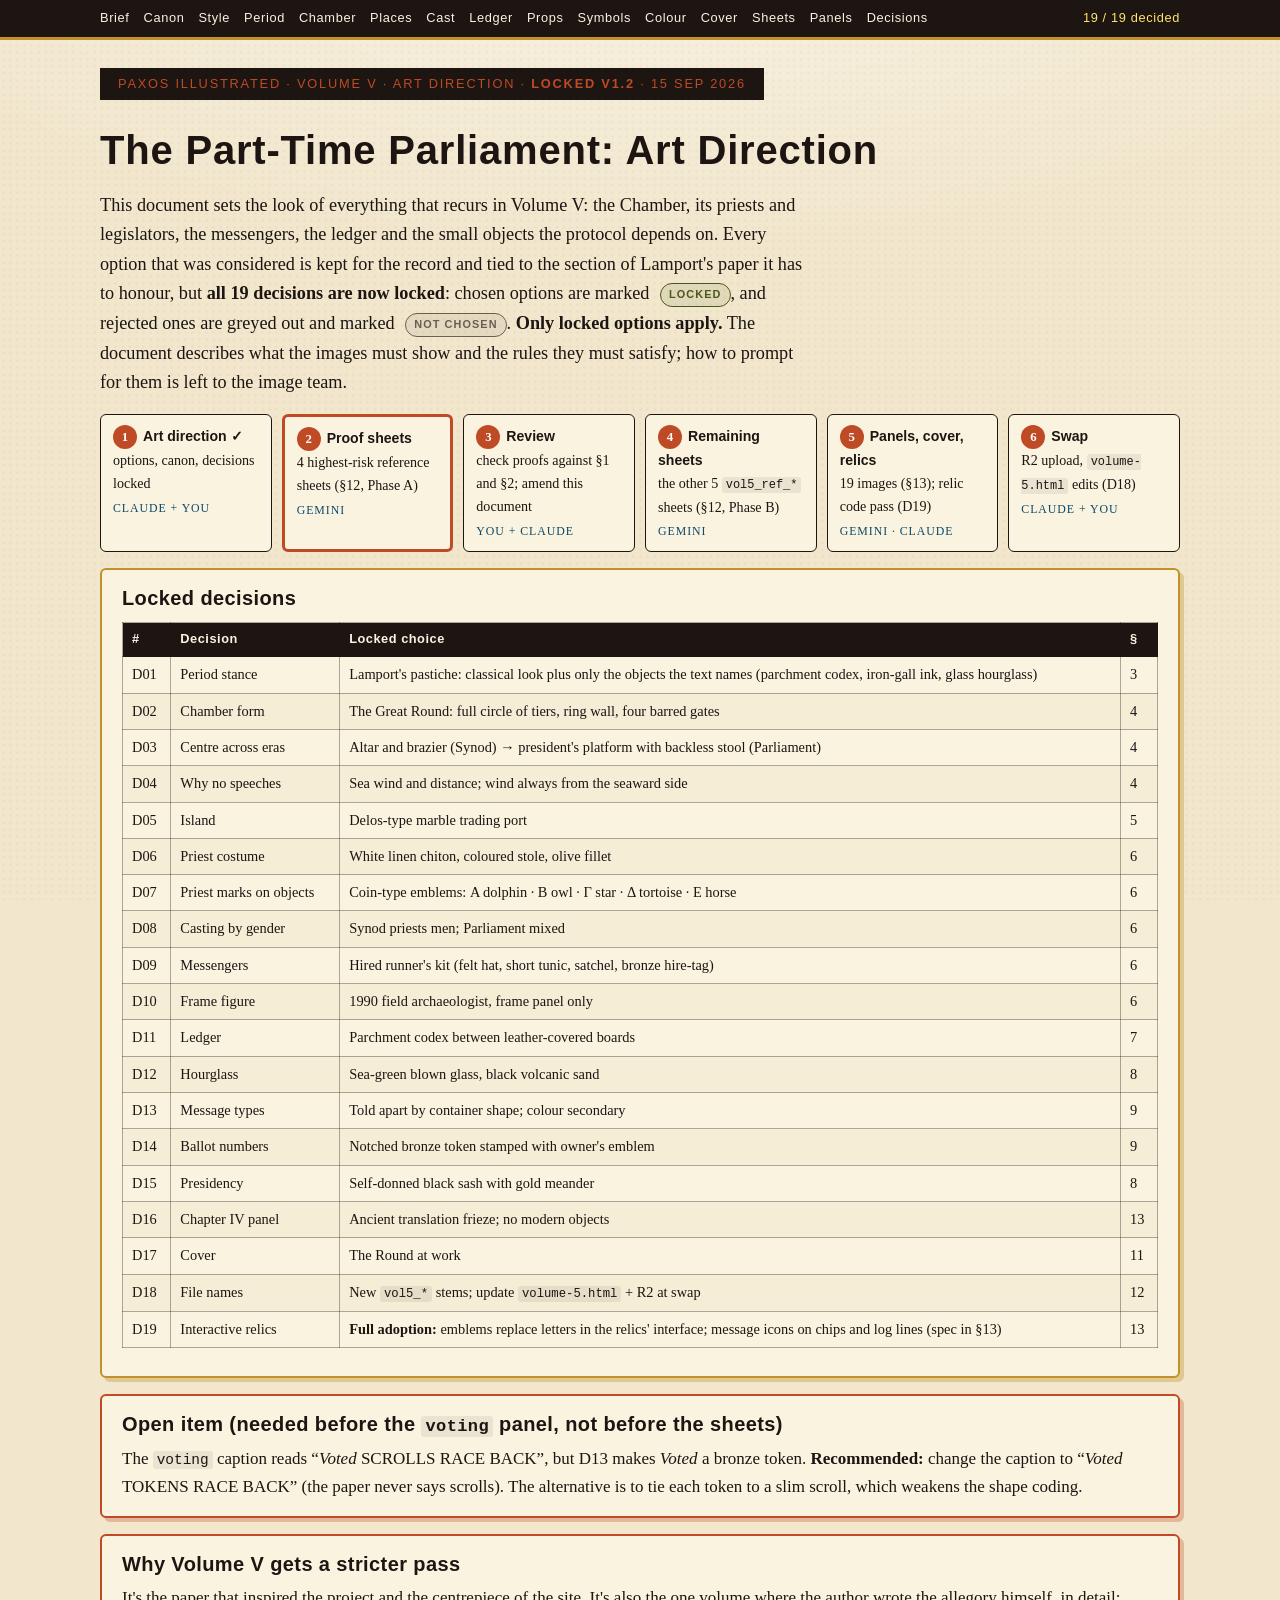
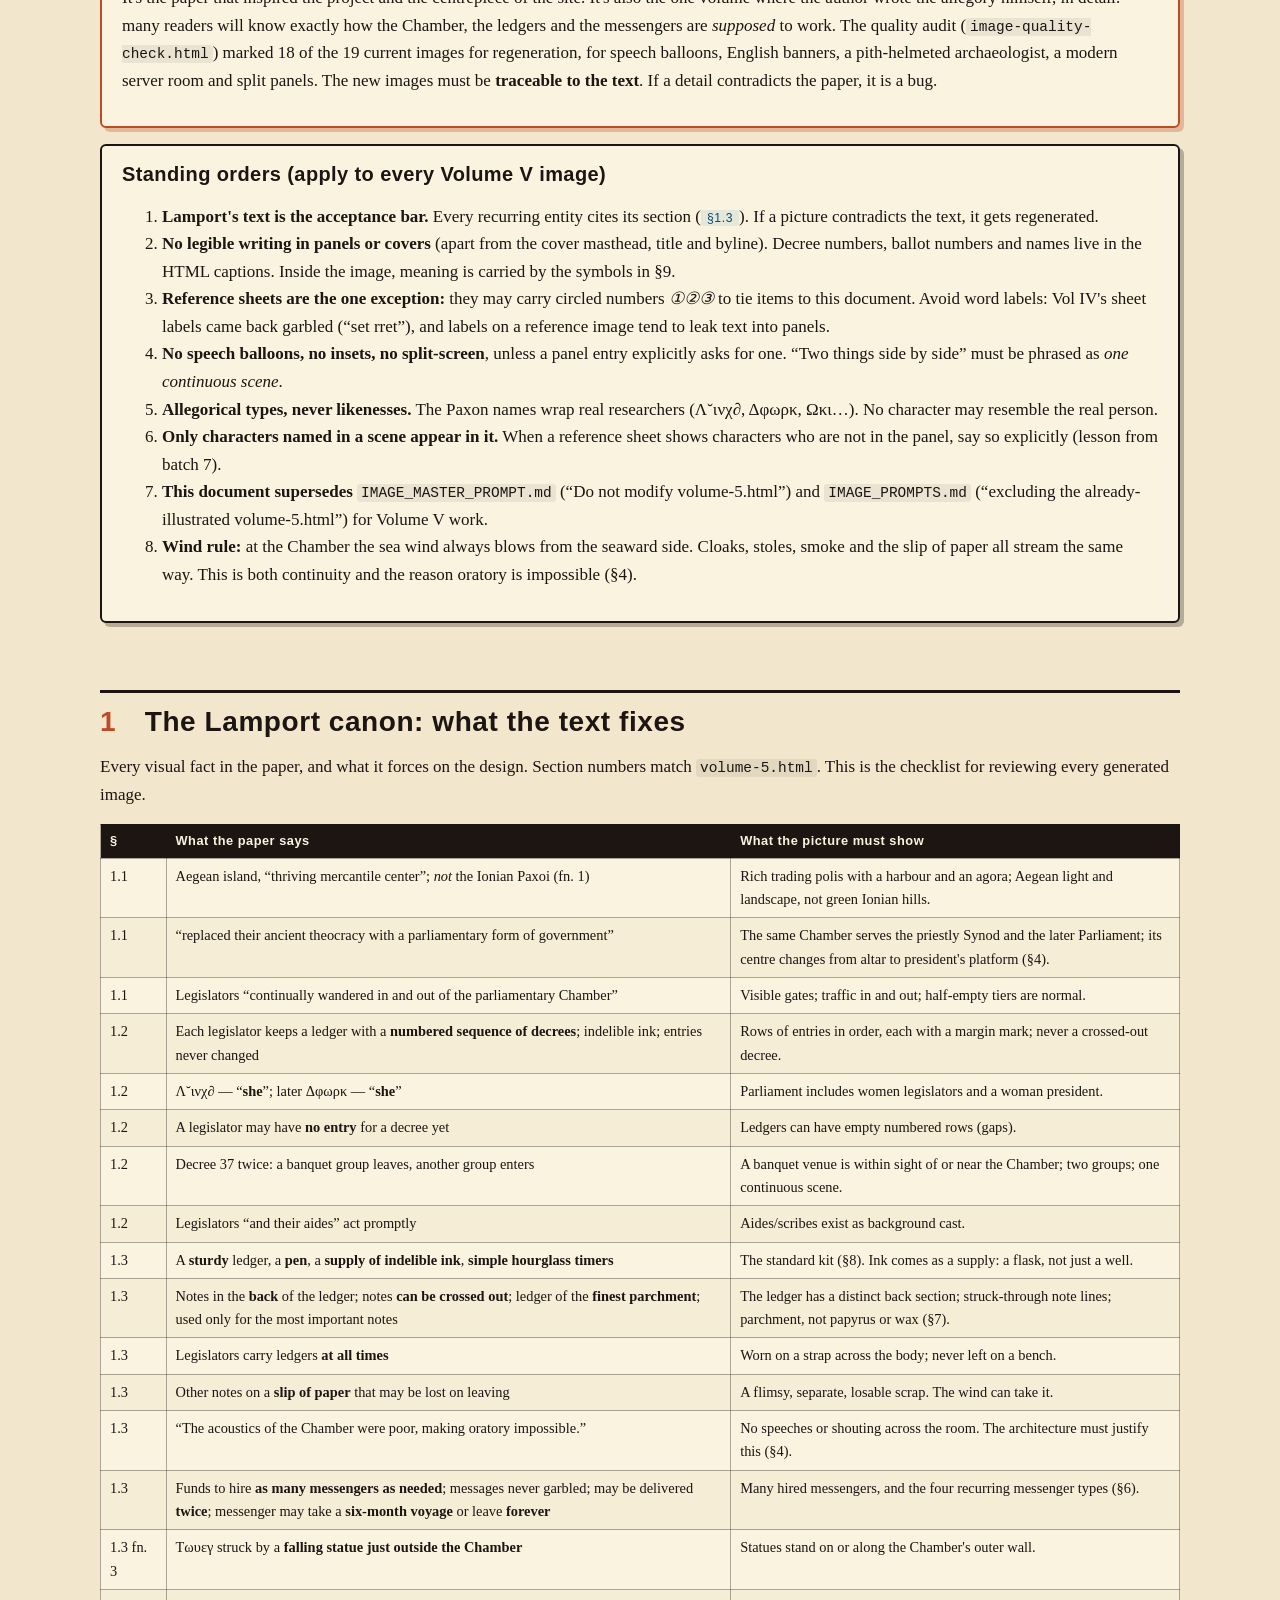
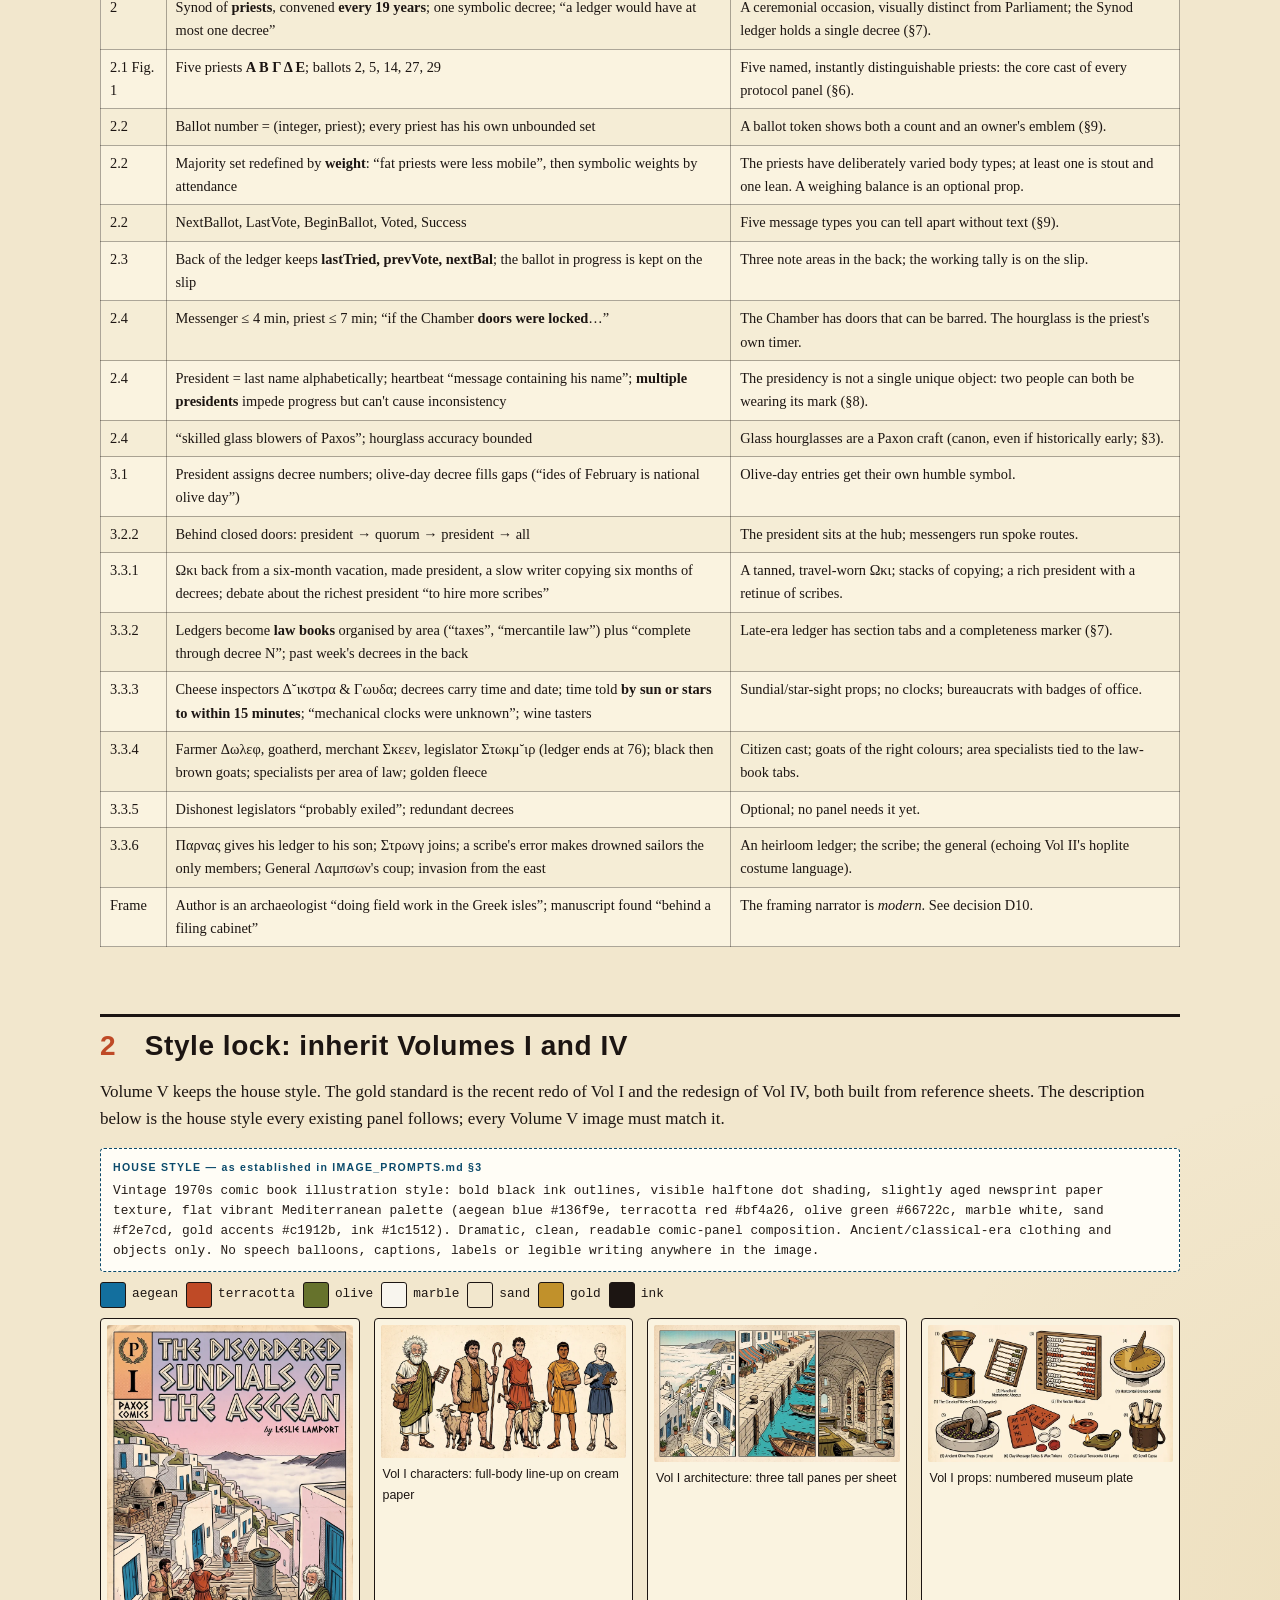
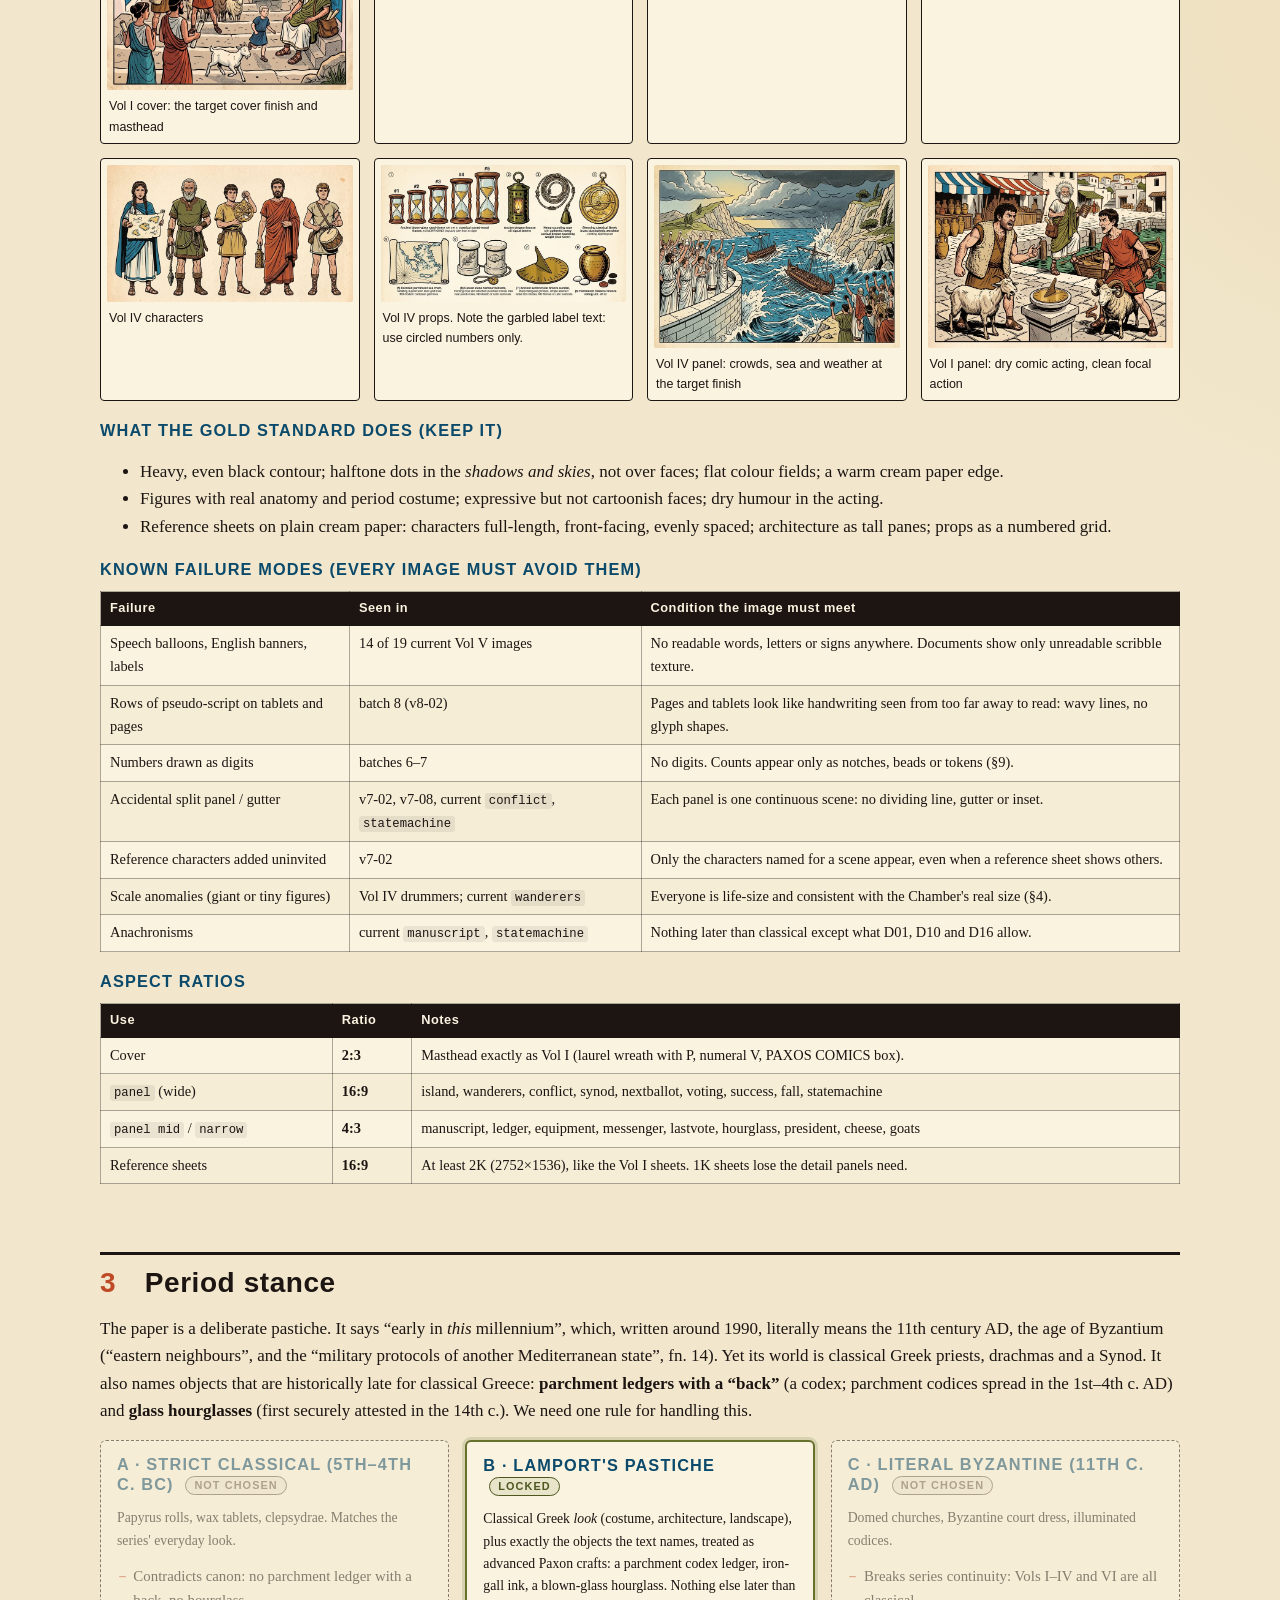
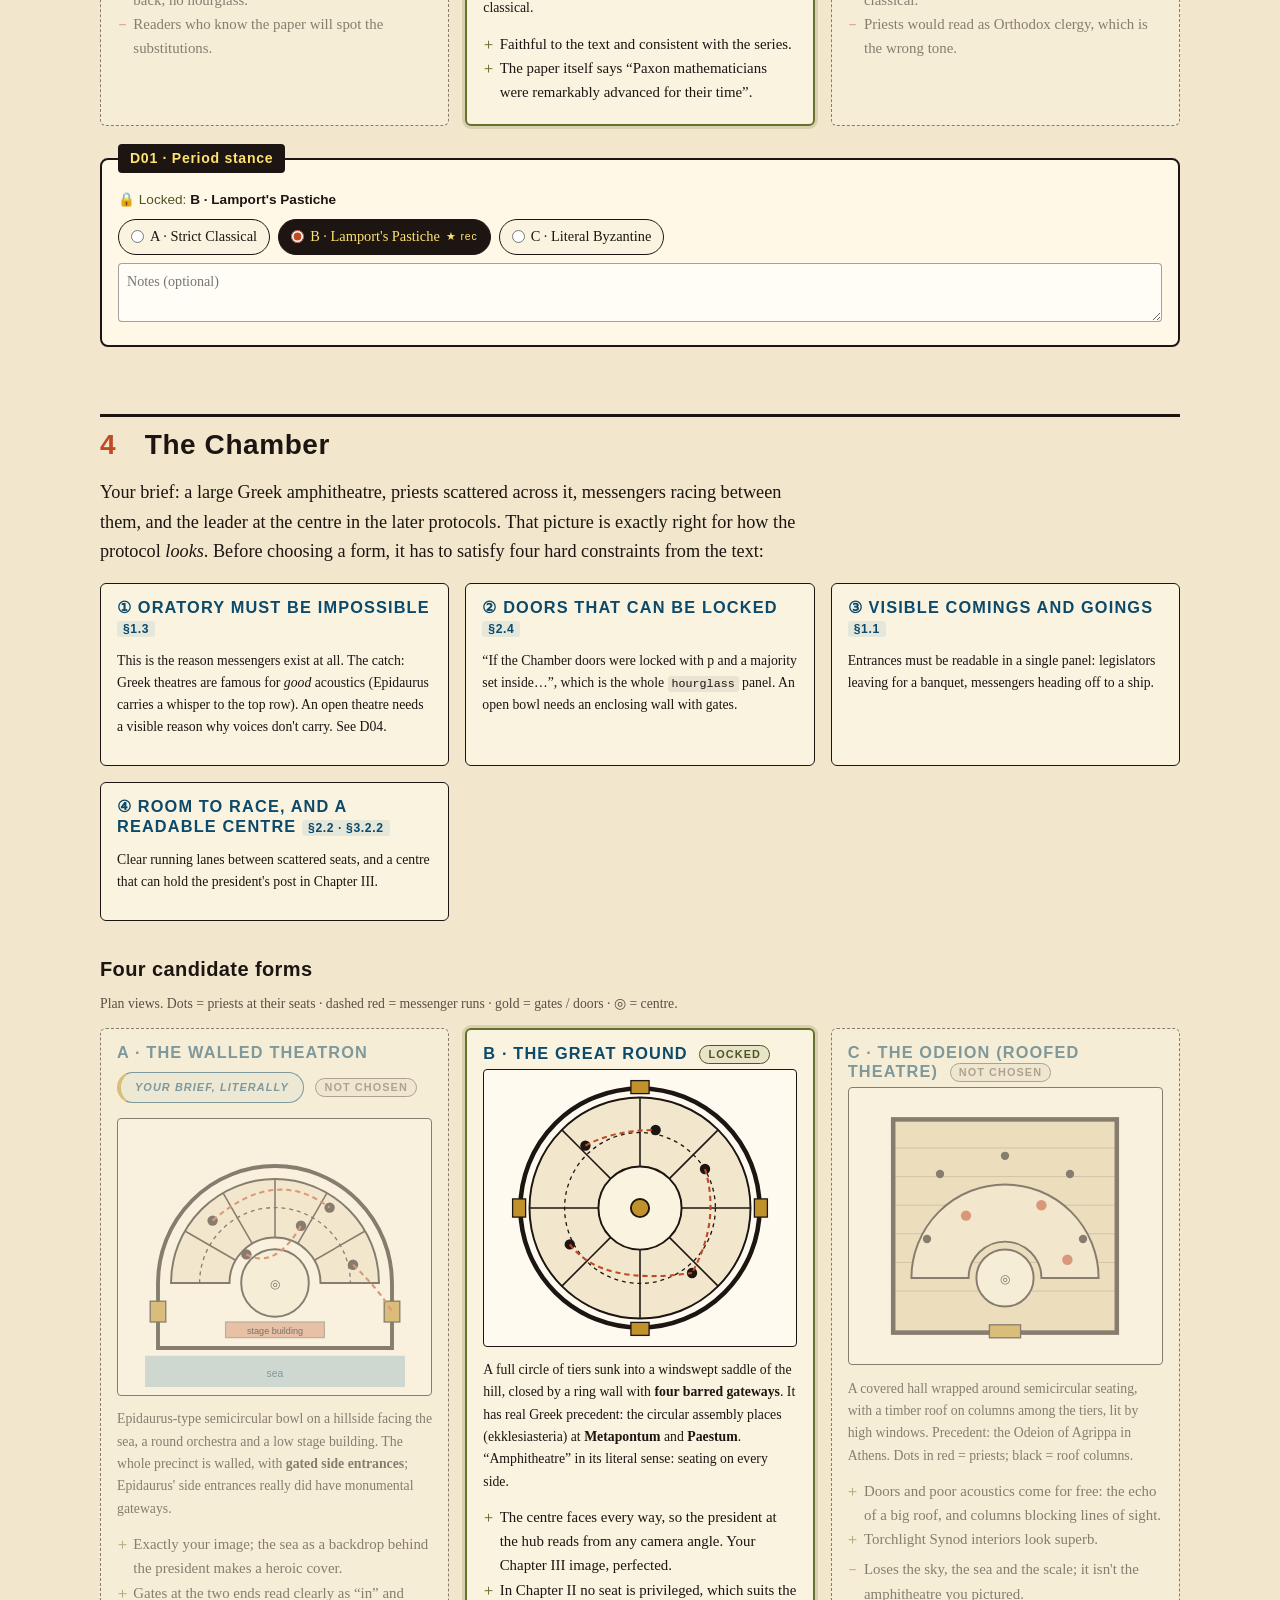
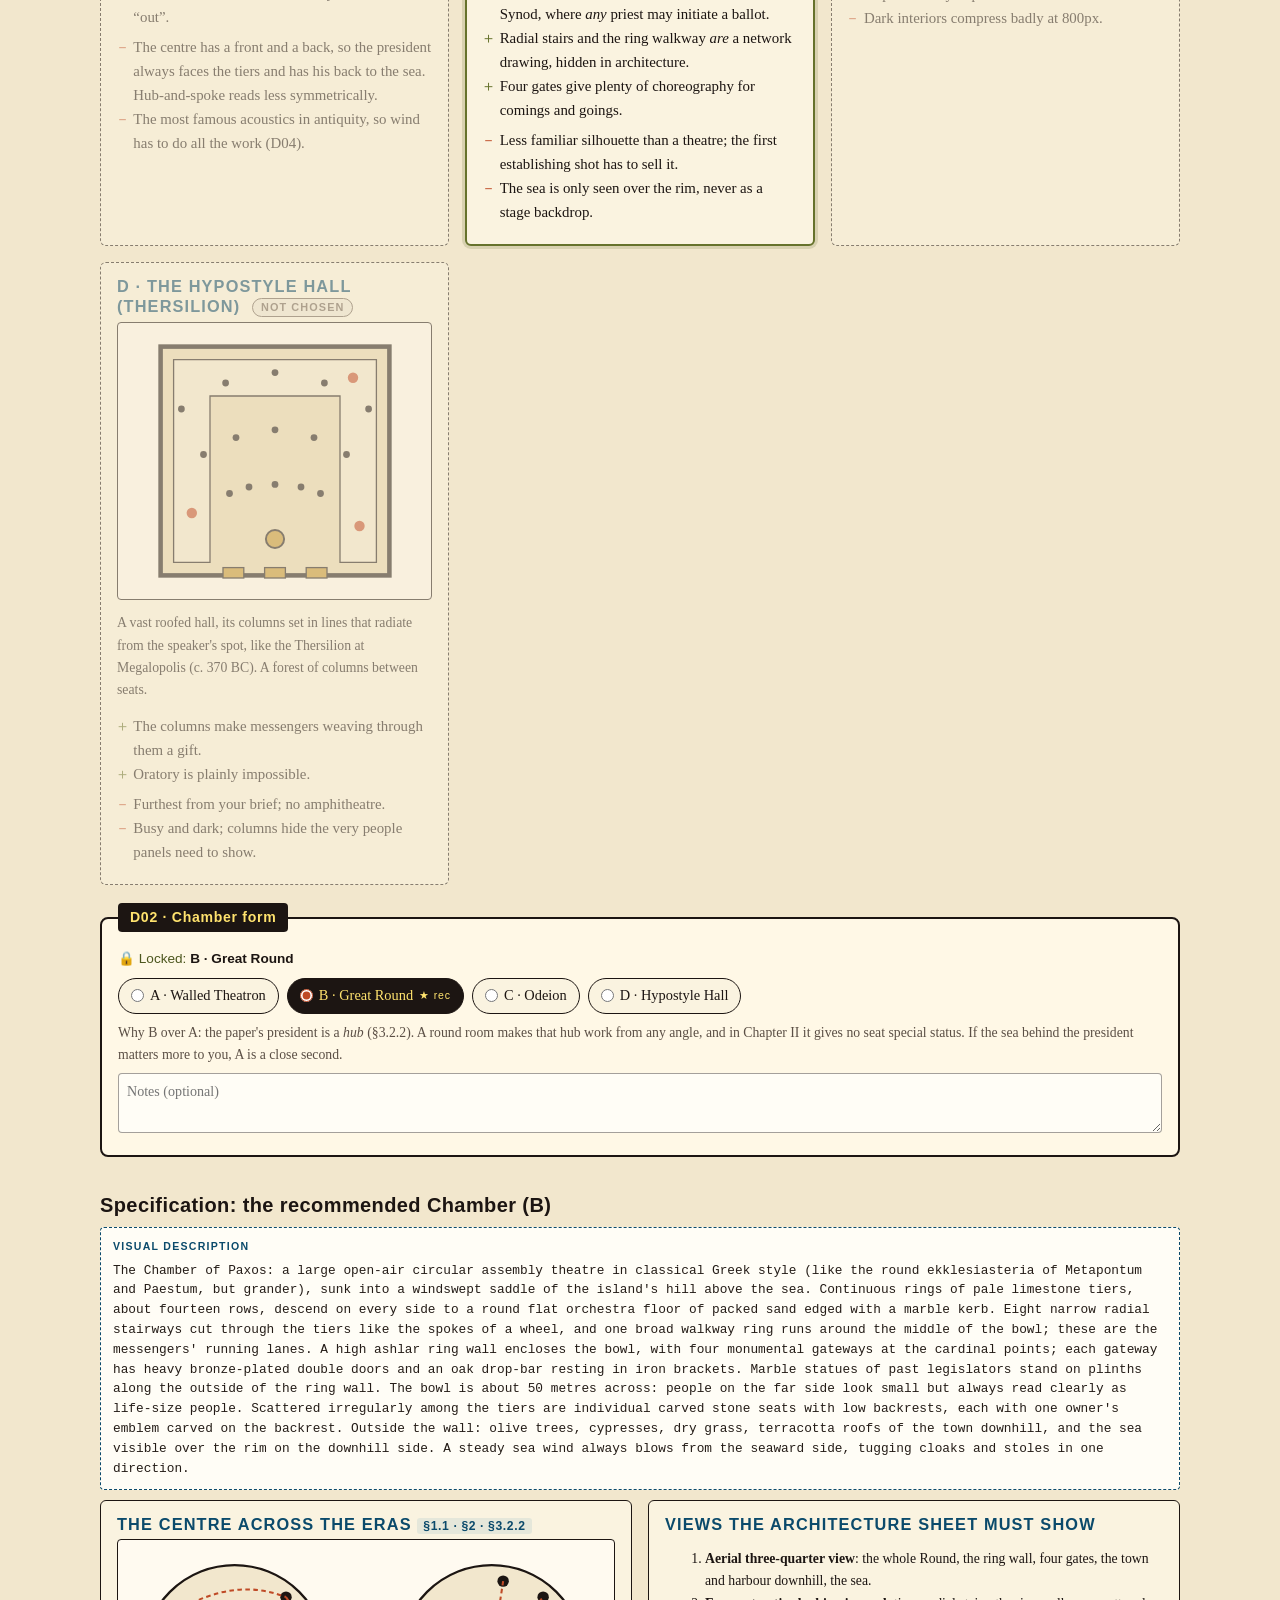
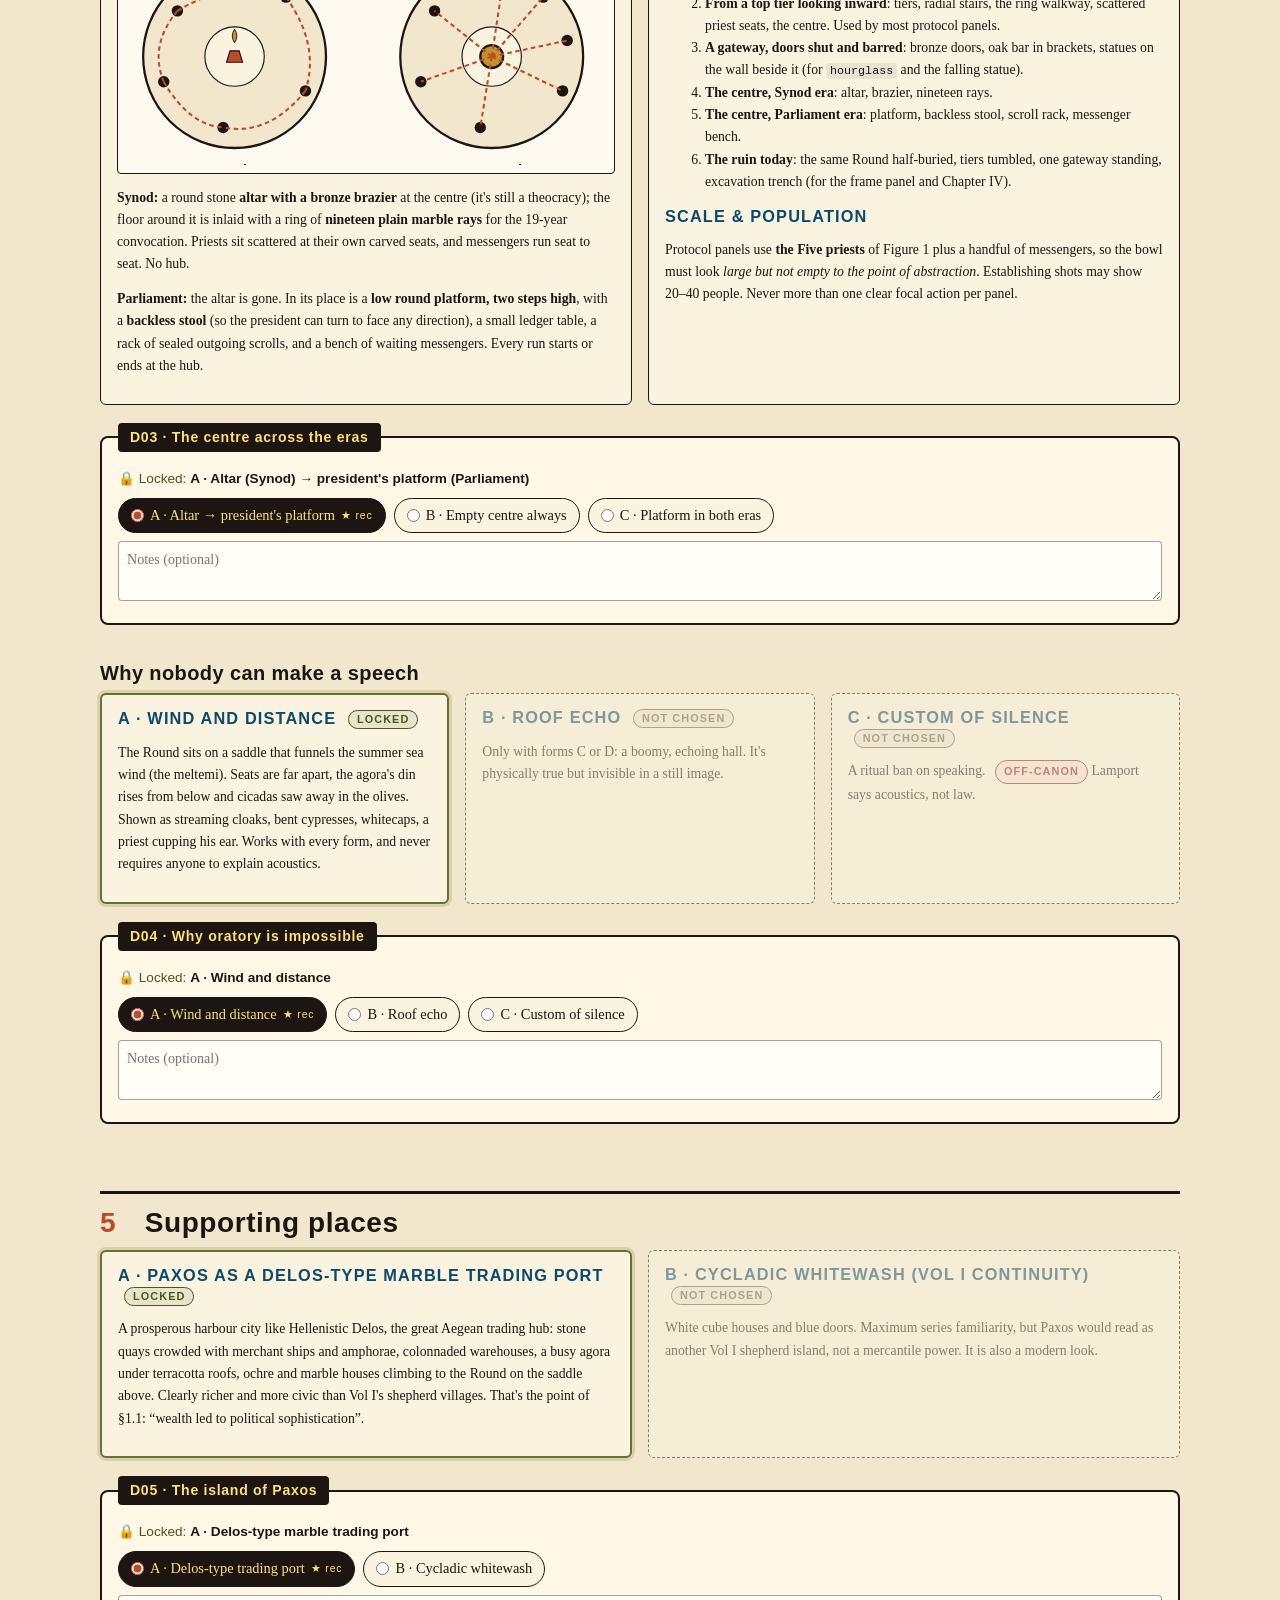
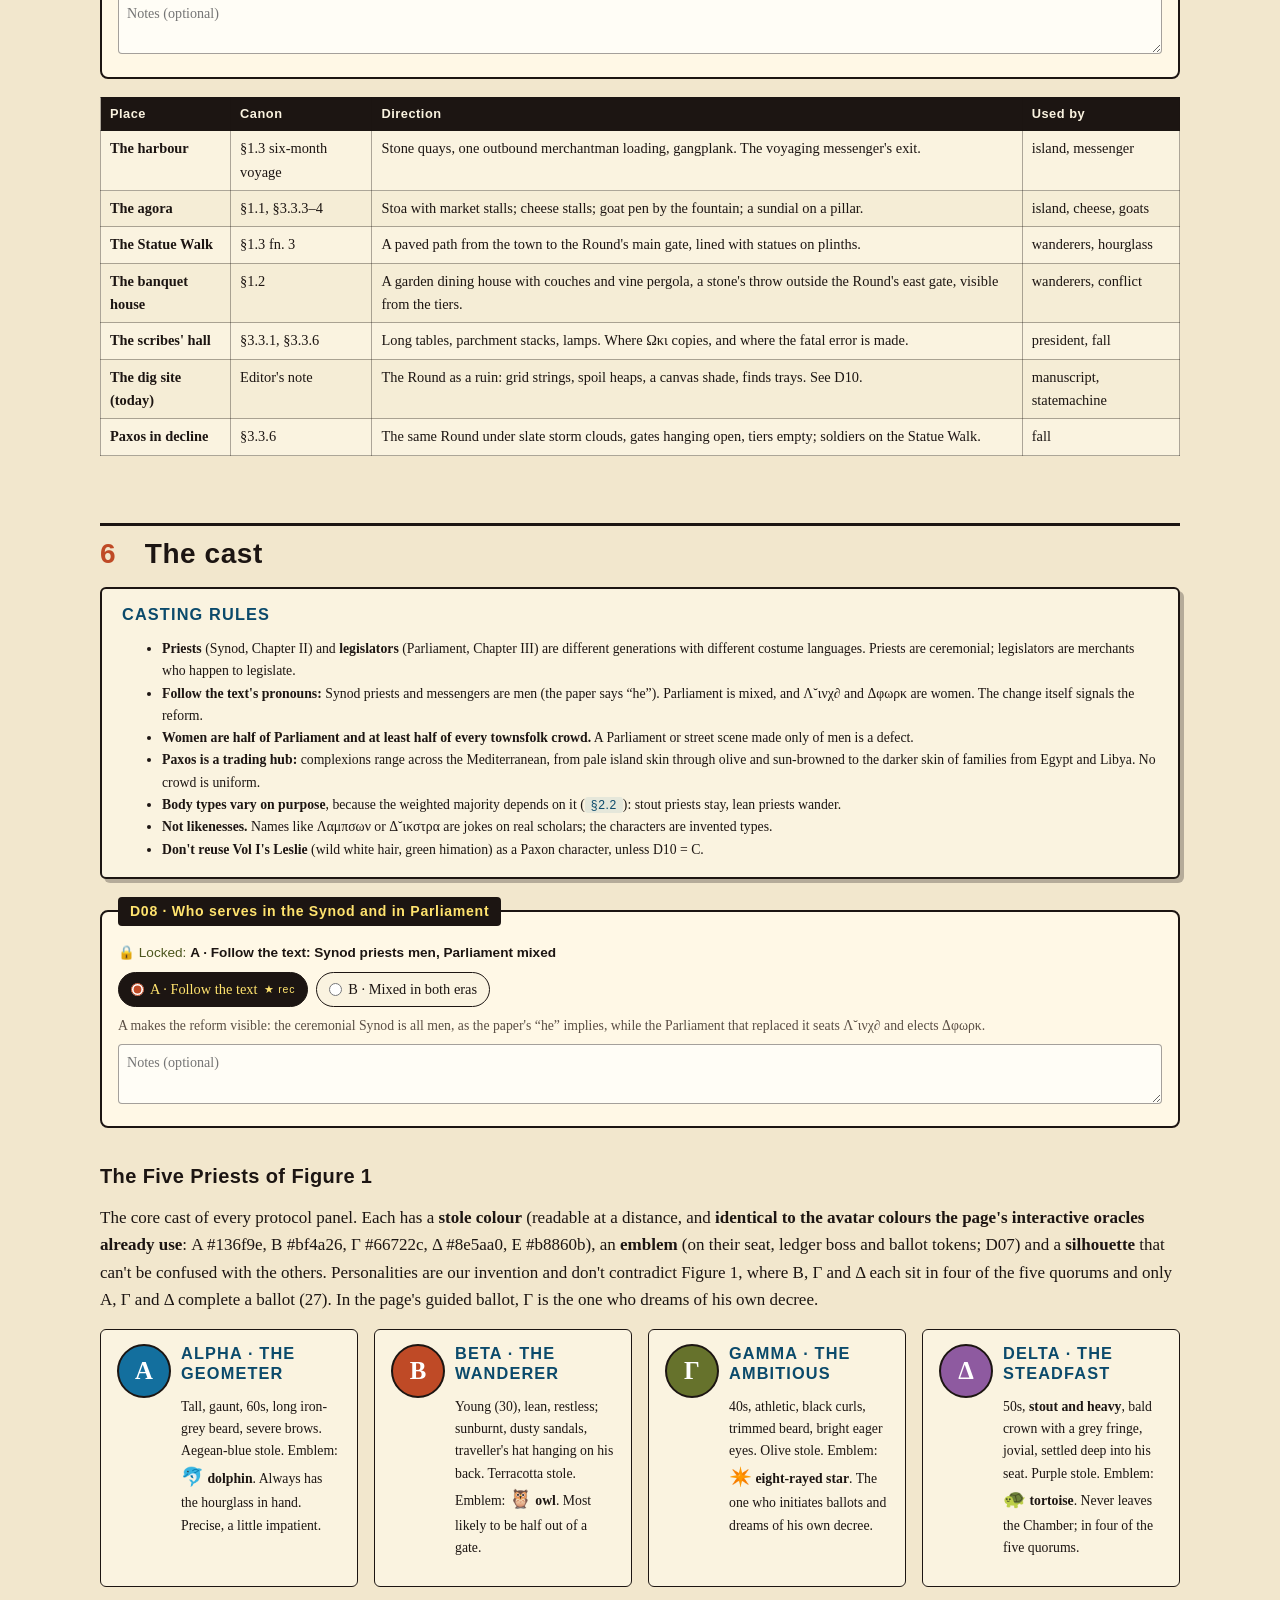
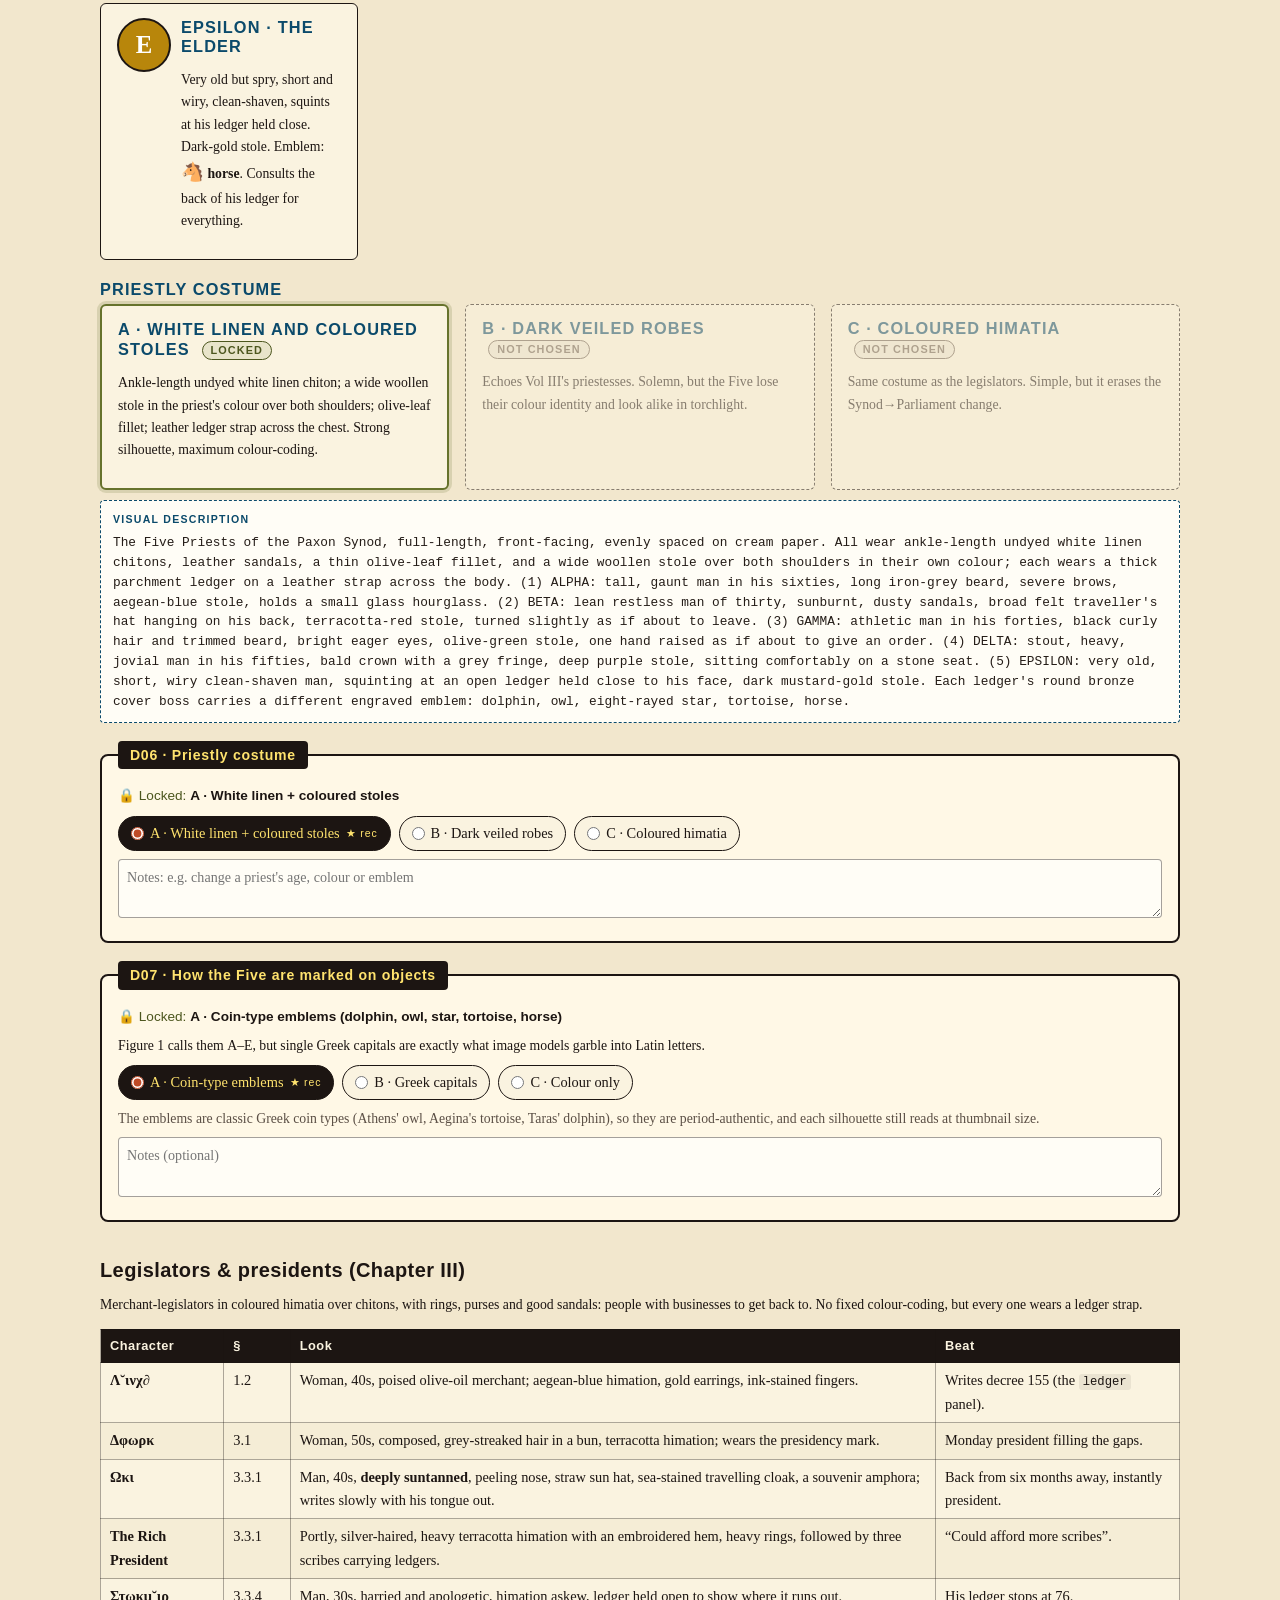
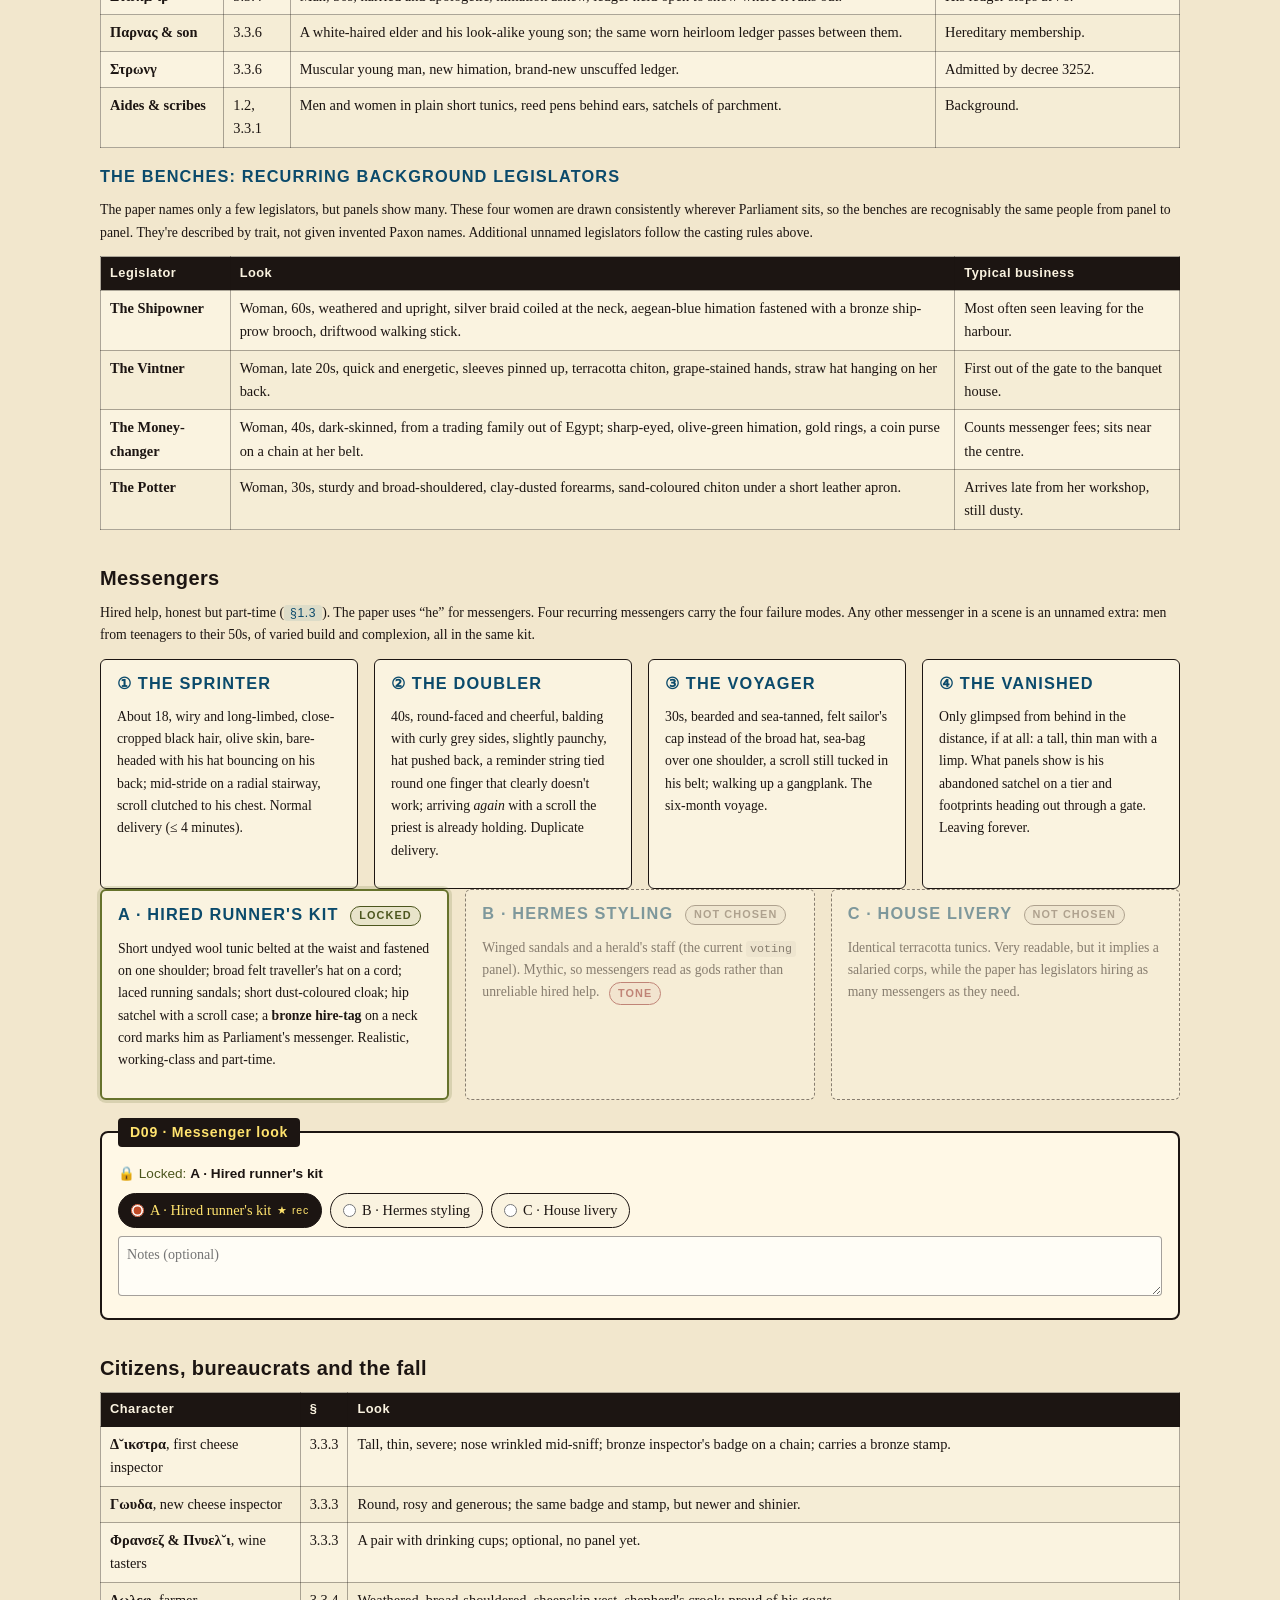
<file: paxos-art-direction.html>
<!DOCTYPE html>
<html lang="en">
<head>
<meta charset="utf-8">
<meta name="viewport" content="width=device-width, initial-scale=1">
<title>Volume V Art Direction — Paxos Illustrated</title>
<link rel="stylesheet" href="assets/paxos-illustrated.css">
<style>
  .wrap{position:relative; z-index:1; max-width:1120px; margin:0 auto; padding:28px 20px 120px}
  h1,h2,h3,h4{font-family:Optima,'Gill Sans','Trebuchet MS',sans-serif; letter-spacing:.02em; line-height:1.2}
  h1{font-size:2.5rem; margin:.2em 0 .1em}
  h2{font-size:1.75rem; margin:2.4em 0 .4em; padding-top:.4em; border-top:3px solid var(--ink)}
  h2 .num{display:inline-block; min-width:1.6em; color:var(--terra)}
  h3{font-size:1.25rem; margin:1.8em 0 .4em}
  h4{font-size:1.02rem; margin:1.2em 0 .3em; text-transform:uppercase; letter-spacing:.07em; color:var(--aegean-d)}
  .kicker{font-family:Optima,'Gill Sans',sans-serif; text-transform:uppercase; letter-spacing:.14em; font-size:.8rem; color:var(--terra)}
  .lede{font-size:1.14rem; max-width:78ch}
  .muted{color:#5b4f45}
  small, .small{font-size:.86rem}

  /* sticky section nav */
  .adnav{position:sticky; top:0; z-index:20; background:var(--ink); color:var(--paper-hi); border-bottom:3px solid var(--gold);
       font-family:Optima,'Gill Sans',sans-serif; font-size:.8rem; letter-spacing:.05em}
  .adnav-inner{max-width:1120px; margin:0 auto; padding:8px 20px; display:flex; gap:6px 14px; flex-wrap:wrap; align-items:center}
  .adnav a{color:var(--paper-hi); text-decoration:none; white-space:nowrap}
  .adnav a:hover{color:var(--caption)}
  .adnav .progress{margin-left:auto; color:var(--caption); white-space:nowrap}

  /* boxes */
  .box{background:var(--paper-hi); border:2px solid var(--ink); border-radius:6px; padding:16px 20px; margin:16px 0; box-shadow:4px 4px 0 var(--shadow)}
  .box.gold{border-color:var(--gold); box-shadow:4px 4px 0 rgba(193,145,43,.35)}
  .box.terra{border-color:var(--terra); box-shadow:4px 4px 0 rgba(191,74,38,.3)}
  .box h3:first-child,.box h4:first-child{margin-top:0}
  .grid{display:grid; gap:16px; grid-template-columns:repeat(auto-fit,minmax(250px,1fr))}
  .grid.two{grid-template-columns:repeat(auto-fit,minmax(340px,1fr))}
  .card{background:var(--paper-hi); border:1.5px solid var(--ink); border-radius:6px; padding:14px 16px; position:relative}
  .card h4{margin-top:0}
  .card.rec{border:2.5px solid var(--olive); box-shadow:0 0 0 3px rgba(102,114,44,.18)}
  .badge{display:inline-block; font-family:Optima,'Gill Sans',sans-serif; font-size:.68rem; font-weight:700; letter-spacing:.1em; text-transform:uppercase;
         padding:2px 8px; border-radius:20px; border:1.5px solid currentColor; vertical-align:middle; margin-left:6px}
  .badge.rec{color:var(--olive-d); background:rgba(102,114,44,.12)}
  .badge.risk{color:var(--blood); background:rgba(142,35,35,.08)}
  .badge.canon{color:var(--aegean-d); background:rgba(19,111,158,.08)}
  .pros,.cons{margin:.4em 0; padding-left:1.1em; font-size:.93rem}
  .pros li::marker{content:"＋ "; color:var(--olive)}
  .cons li::marker{content:"－ "; color:var(--terra)}

  /* canon quotes */
  .canon{border-left:4px solid var(--gold); background:rgba(193,145,43,.08); padding:8px 14px; margin:10px 0; font-style:italic}
  .canon cite{font-style:normal; font-family:Optima,'Gill Sans',sans-serif; font-size:.78rem; letter-spacing:.06em; color:var(--aegean-d); margin-left:6px; white-space:nowrap}
  .sec{font-family:Optima,'Gill Sans',sans-serif; font-size:.76rem; letter-spacing:.05em; color:var(--aegean-d); background:rgba(19,111,158,.09);
       padding:1px 6px; border-radius:3px; white-space:nowrap}

  /* visual descriptions */
  .core{font-family:Menlo,Consolas,monospace; font-size:.8rem; line-height:1.55; background:#fffdf6; border:1.5px dashed var(--aegean-d);
        border-radius:4px; padding:10px 12px; margin:10px 0; white-space:pre-wrap; color:#241c17}
  .core::before{content:"VISUAL DESCRIPTION"; display:block; font-family:Optima,'Gill Sans',sans-serif; font-size:.66rem;
        letter-spacing:.12em; color:var(--aegean-d); margin-bottom:6px; font-weight:700}
  .core.style::before{content:"HOUSE STYLE — as established in IMAGE_PROMPTS.md §3"}

  /* tables */
  .tbl{overflow-x:auto; margin:12px 0}
  table{border-collapse:collapse; width:100%; font-size:.9rem; background:var(--paper-hi)}
  th,td{border:1px solid rgba(28,21,18,.35); padding:6px 9px; text-align:left; vertical-align:top}
  th{background:var(--ink); color:var(--paper-hi); font-family:Optima,'Gill Sans',sans-serif; font-weight:600; letter-spacing:.04em; font-size:.8rem}
  tr:nth-child(even) td{background:rgba(242,231,205,.5)}

  /* gallery */
  .gallery{display:grid; gap:14px; grid-template-columns:repeat(auto-fit,minmax(240px,1fr))}
  .gallery figure{margin:0; background:var(--paper-hi); border:1.5px solid var(--ink); padding:6px; border-radius:4px}
  .gallery img{display:block; width:100%; height:auto; border-radius:2px}
  .gallery figcaption{font-size:.78rem; padding:6px 2px 0; font-family:Optima,'Gill Sans',sans-serif}

  /* diagrams */
  .diagram{background:#fffaf0; border:1.5px solid var(--ink); border-radius:4px; padding:8px; overflow-x:auto}
  .diagram svg{display:block; max-width:100%; height:auto; margin:0 auto}
  svg text{font-family:Optima,'Gill Sans','Trebuchet MS',sans-serif}

  /* decisions */
  fieldset.decision{border:2.5px solid var(--ink); border-radius:8px; background:#fff8e6; padding:12px 16px 14px; margin:18px 0}
  fieldset.decision legend{font-family:Optima,'Gill Sans',sans-serif; font-weight:700; background:var(--ink); color:var(--caption);
       padding:3px 12px; border-radius:4px; letter-spacing:.05em; font-size:.88rem}
  .opts{display:flex; flex-wrap:wrap; gap:8px; margin:8px 0}
  .opt{display:flex; align-items:center; gap:6px; border:1.5px solid var(--ink); border-radius:20px; padding:5px 12px; background:var(--paper-hi);
       cursor:pointer; font-size:.9rem; user-select:none}
  .opt:hover{background:#fff}
  .opt input{accent-color:var(--terra); margin:0}
  .opt:has(input:checked){background:var(--ink); color:var(--caption)}
  .opt.is-rec::after{content:"★ rec"; font-size:.66rem; letter-spacing:.08em; color:var(--olive-d); font-family:Optima,'Gill Sans',sans-serif}
  .opt.is-rec:has(input:checked)::after{color:var(--caption)}
  fieldset.decision textarea{width:100%; min-height:44px; font:inherit; font-size:.88rem; border:1px solid rgba(28,21,18,.4); border-radius:4px; padding:6px 8px; background:#fffdf6; resize:vertical}
  .decided-flag{font-size:.75rem; color:var(--olive-d); font-family:Optima,'Gill Sans',sans-serif; letter-spacing:.06em}

  /* workflow */
  .flow{display:grid; grid-template-columns:repeat(auto-fit,minmax(150px,1fr)); gap:10px; counter-reset:step; margin:14px 0}
  .flow div{counter-increment:step; background:var(--paper-hi); border:1.5px solid var(--ink); border-radius:6px; padding:10px 12px; font-size:.88rem}
  .flow div::before{content:counter(step); display:inline-grid; place-items:center; width:24px; height:24px; border-radius:50%; background:var(--terra); color:#fff; font-weight:700; font-size:.8rem; margin-right:6px}
  .flow div.now{border-width:3px; border-color:var(--terra)}
  .flow b{font-family:Optima,'Gill Sans',sans-serif}
  .who{display:block; font-size:.74rem; letter-spacing:.08em; text-transform:uppercase; color:var(--aegean-d); margin-top:4px}

  /* colour chips */
  .swatches{display:flex; flex-wrap:wrap; gap:8px; margin:10px 0}
  .sw{display:flex; align-items:center; gap:6px; font-size:.8rem; font-family:Menlo,Consolas,monospace}
  .sw i{display:inline-block; width:26px; height:26px; border:1.5px solid var(--ink); border-radius:3px}
  .script{display:grid; grid-template-columns:repeat(auto-fit,minmax(150px,1fr)); gap:8px}
  .script div{border:1.5px solid var(--ink); border-radius:4px; overflow:hidden; background:var(--paper-hi); font-size:.82rem}
  .script .bar{height:46px}
  .script p{margin:0; padding:6px 8px}

  .priest{display:grid; grid-template-columns:54px 1fr; gap:10px; align-items:start}
  .priest .glyph{width:54px; height:54px; border-radius:50%; border:2.5px solid var(--ink); display:grid; place-items:center; font-size:1.55rem; font-weight:700}
  .emoji{font-size:1.15rem}
  #export-out{width:100%; min-height:220px; font-family:Menlo,Consolas,monospace; font-size:.8rem; background:#fffdf6; border:1.5px solid var(--ink); border-radius:4px; padding:10px}
  .btn{font-family:Optima,'Gill Sans',sans-serif; font-weight:700; letter-spacing:.05em; border:2px solid var(--ink); background:var(--caption); color:var(--ink); padding:8px 16px; border-radius:6px; cursor:pointer; box-shadow:3px 3px 0 var(--shadow)}
  .btn:hover{background:#fff}
  .btn.ghost{background:var(--paper-hi)}
  .card.rejected{opacity:.5; border-style:dashed}
  .card.rejected:hover{opacity:.85}
  .badge.no{color:#6b5d50; background:rgba(28,21,18,.06)}
  .locked-line{font-family:Optima,'Gill Sans',sans-serif; font-size:.85rem; margin:.3em 0 .5em; color:var(--olive-d)}
  .locked-line b{color:var(--ink)}
  @media (max-width:600px){ h1{font-size:1.9rem} h2{font-size:1.4rem} .wrap{padding:20px 16px 100px} }
</style>
</head>
<body>

<nav class="adnav" aria-label="Sections">
  <div class="adnav-inner">
    <a href="#brief">Brief</a><a href="#canon">Canon</a><a href="#style">Style</a><a href="#period">Period</a>
    <a href="#chamber">Chamber</a><a href="#places">Places</a><a href="#cast">Cast</a><a href="#ledger">Ledger</a>
    <a href="#props">Props</a><a href="#notation">Symbols</a><a href="#colour">Colour</a><a href="#cover">Cover</a>
    <a href="#sheets">Sheets</a><a href="#panels">Panels</a><a href="#decisions">Decisions</a>
    <span class="progress" id="progress">0 / 0 decided</span>
  </div>
</nav>

<main class="wrap">

<header id="brief">
  <div class="kicker">Paxos Illustrated · Volume V · Art Direction · <b>Locked v1.2</b> · 15 Sep 2026</div>
  <h1>The Part-Time Parliament: Art Direction</h1>
  <p class="lede">This document sets the look of everything that recurs in Volume V: the Chamber, its priests and legislators,
  the messengers, the ledger and the small objects the protocol depends on. Every option that was considered is kept for the record and tied to the section of Lamport's paper it has to honour, but
  <b>all 19 decisions are now locked</b>: chosen options are marked <span class="badge rec">locked</span>, and rejected ones are greyed out and marked
  <span class="badge no">not chosen</span>. <b>Only locked options apply.</b> The document describes what the images must show and the rules they must satisfy; how to prompt for them is left to the image team.</p>

  <div class="flow">
    <div><b>Art direction ✓</b><br>options, canon, decisions locked<span class="who">Claude + you</span></div>
    <div class="now"><b>Proof sheets</b><br>4 highest-risk reference sheets (§12, Phase A)<span class="who">Gemini</span></div>
    <div><b>Review</b><br>check proofs against §1 and §2; amend this document<span class="who">you + Claude</span></div>
    <div><b>Remaining sheets</b><br>the other 5 <code>vol5_ref_*</code> sheets (§12, Phase B)<span class="who">Gemini</span></div>
    <div><b>Panels, cover, relics</b><br>19 images (§13); relic code pass (D19)<span class="who">Gemini · Claude</span></div>
    <div><b>Swap</b><br>R2 upload, <code>volume-5.html</code> edits (D18)<span class="who">Claude + you</span></div>
  </div>


  <div class="box gold">
    <h3>Locked decisions</h3>
    <div class="tbl"><table>
    <thead><tr><th>#</th><th>Decision</th><th>Locked choice</th><th>§</th></tr></thead>
    <tbody>
    <tr><td>D01</td><td>Period stance</td><td>Lamport's pastiche: classical look plus only the objects the text names (parchment codex, iron-gall ink, glass hourglass)</td><td>3</td></tr>
    <tr><td>D02</td><td>Chamber form</td><td>The Great Round: full circle of tiers, ring wall, four barred gates</td><td>4</td></tr>
    <tr><td>D03</td><td>Centre across eras</td><td>Altar and brazier (Synod) → president's platform with backless stool (Parliament)</td><td>4</td></tr>
    <tr><td>D04</td><td>Why no speeches</td><td>Sea wind and distance; wind always from the seaward side</td><td>4</td></tr>
    <tr><td>D05</td><td>Island</td><td>Delos-type marble trading port</td><td>5</td></tr>
    <tr><td>D06</td><td>Priest costume</td><td>White linen chiton, coloured stole, olive fillet</td><td>6</td></tr>
    <tr><td>D07</td><td>Priest marks on objects</td><td>Coin-type emblems: Α dolphin · Β owl · Γ star · Δ tortoise · Ε horse</td><td>6</td></tr>
    <tr><td>D08</td><td>Casting by gender</td><td>Synod priests men; Parliament mixed</td><td>6</td></tr>
    <tr><td>D09</td><td>Messengers</td><td>Hired runner's kit (felt hat, short tunic, satchel, bronze hire-tag)</td><td>6</td></tr>
    <tr><td>D10</td><td>Frame figure</td><td>1990 field archaeologist, frame panel only</td><td>6</td></tr>
    <tr><td>D11</td><td>Ledger</td><td>Parchment codex between leather-covered boards</td><td>7</td></tr>
    <tr><td>D12</td><td>Hourglass</td><td>Sea-green blown glass, black volcanic sand</td><td>8</td></tr>
    <tr><td>D13</td><td>Message types</td><td>Told apart by container shape; colour secondary</td><td>9</td></tr>
    <tr><td>D14</td><td>Ballot numbers</td><td>Notched bronze token stamped with owner's emblem</td><td>9</td></tr>
    <tr><td>D15</td><td>Presidency</td><td>Self-donned black sash with gold meander</td><td>8</td></tr>
    <tr><td>D16</td><td>Chapter IV panel</td><td>Ancient translation frieze; no modern objects</td><td>13</td></tr>
    <tr><td>D17</td><td>Cover</td><td>The Round at work</td><td>11</td></tr>
    <tr><td>D18</td><td>File names</td><td>New <code>vol5_*</code> stems; update <code>volume-5.html</code> + R2 at swap</td><td>12</td></tr>
    <tr><td>D19</td><td>Interactive relics</td><td><b>Full adoption:</b> emblems replace letters in the relics' interface; message icons on chips and log lines (spec in §13)</td><td>13</td></tr>
    </tbody></table></div>
  </div>

  <div class="box terra">
    <h3>Open item (needed before the <code>voting</code> panel, not before the sheets)</h3>
    <p style="margin:0">The <code>voting</code> caption reads “<i>Voted</i> SCROLLS RACE BACK”, but D13 makes <i>Voted</i> a bronze token. <b>Recommended:</b> change the caption to “<i>Voted</i> TOKENS RACE BACK” (the paper never says scrolls). The alternative is to tie each token to a slim scroll, which weakens the shape coding.</p>
  </div>

  <div class="box terra">
    <h3>Why Volume V gets a stricter pass</h3>
    <p style="margin-top:0">It's the paper that inspired the project and the centrepiece of the site. It's also the one volume
    where the author wrote the allegory himself, in detail: many readers will know exactly how the Chamber, the ledgers and the
    messengers are <em>supposed</em> to work. The quality audit (<code>image-quality-check.html</code>) marked 18 of the 19
    current images for regeneration, for speech balloons, English banners, a pith-helmeted archaeologist, a modern server room
    and split panels. The new images must be <b>traceable to the text</b>. If a detail contradicts the paper, it is a bug.</p>
  </div>

  <div class="box">
    <h3>Standing orders (apply to every Volume V image)</h3>
    <ol>
      <li><b>Lamport's text is the acceptance bar.</b> Every recurring entity cites its section (<span class="sec">§1.3</span>). If a picture contradicts the text, it gets regenerated.</li>
      <li><b>No legible writing in panels or covers</b> (apart from the cover masthead, title and byline). Decree numbers, ballot numbers and names live in the HTML captions. Inside the image, meaning is carried by the symbols in §9.</li>
      <li><b>Reference sheets are the one exception:</b> they may carry circled numbers <em>①②③</em> to tie items to this document. Avoid word labels: Vol IV's sheet labels came back garbled (“set rret”), and labels on a reference image tend to leak text into panels.</li>
      <li><b>No speech balloons, no insets, no split-screen</b>, unless a panel entry explicitly asks for one. “Two things side by side” must be phrased as <em>one continuous scene</em>.</li>
      <li><b>Allegorical types, never likenesses.</b> The Paxon names wrap real researchers (Λ˘ινχ∂, Δφωρκ, Ωκι…). No character may resemble the real person.</li>
      <li><b>Only characters named in a scene appear in it.</b> When a reference sheet shows characters who are not in the panel, say so explicitly (lesson from batch 7).</li>
      <li><b>This document supersedes</b> <code>IMAGE_MASTER_PROMPT.md</code> (“Do not modify volume-5.html”) and <code>IMAGE_PROMPTS.md</code> (“excluding the already-illustrated volume-5.html”) for Volume V work.</li>
      <li><b>Wind rule:</b> at the Chamber the sea wind always blows from the seaward side. Cloaks, stoles, smoke and the slip of paper all stream the same way. This is both continuity and the reason oratory is impossible (§4).</li>
    </ol>
  </div>
</header>

<!-- ===================================================== 1 CANON -->
<h2 id="canon"><span class="num">1</span>The Lamport canon: what the text fixes</h2>
<p>Every visual fact in the paper, and what it forces on the design. Section numbers match <code>volume-5.html</code>.
This is the checklist for reviewing every generated image.</p>
<div class="tbl"><table>
<thead><tr><th>§</th><th>What the paper says</th><th>What the picture must show</th></tr></thead>
<tbody>
<tr><td>1.1</td><td>Aegean island, “thriving mercantile center”; <em>not</em> the Ionian Paxoi (fn. 1)</td><td>Rich trading polis with a harbour and an agora; Aegean light and landscape, not green Ionian hills.</td></tr>
<tr><td>1.1</td><td>“replaced their ancient theocracy with a parliamentary form of government”</td><td>The same Chamber serves the priestly Synod and the later Parliament; its centre changes from altar to president's platform (§4).</td></tr>
<tr><td>1.1</td><td>Legislators “continually wandered in and out of the parliamentary Chamber”</td><td>Visible gates; traffic in and out; half-empty tiers are normal.</td></tr>
<tr><td>1.2</td><td>Each legislator keeps a ledger with a <b>numbered sequence of decrees</b>; indelible ink; entries never changed</td><td>Rows of entries in order, each with a margin mark; never a crossed-out decree.</td></tr>
<tr><td>1.2</td><td>Λ˘ινχ∂ — “<b>she</b>”; later Δφωρκ — “<b>she</b>”</td><td>Parliament includes women legislators and a woman president.</td></tr>
<tr><td>1.2</td><td>A legislator may have <b>no entry</b> for a decree yet</td><td>Ledgers can have empty numbered rows (gaps).</td></tr>
<tr><td>1.2</td><td>Decree 37 twice: a banquet group leaves, another group enters</td><td>A banquet venue is within sight of or near the Chamber; two groups; one continuous scene.</td></tr>
<tr><td>1.2</td><td>Legislators “and their aides” act promptly</td><td>Aides/scribes exist as background cast.</td></tr>
<tr><td>1.3</td><td>A <b>sturdy</b> ledger, a <b>pen</b>, a <b>supply of indelible ink</b>, <b>simple hourglass timers</b></td><td>The standard kit (§8). Ink comes as a supply: a flask, not just a well.</td></tr>
<tr><td>1.3</td><td>Notes in the <b>back</b> of the ledger; notes <b>can be crossed out</b>; ledger of the <b>finest parchment</b>; used only for the most important notes</td><td>The ledger has a distinct back section; struck-through note lines; parchment, not papyrus or wax (§7).</td></tr>
<tr><td>1.3</td><td>Legislators carry ledgers <b>at all times</b></td><td>Worn on a strap across the body; never left on a bench.</td></tr>
<tr><td>1.3</td><td>Other notes on a <b>slip of paper</b> that may be lost on leaving</td><td>A flimsy, separate, losable scrap. The wind can take it.</td></tr>
<tr><td>1.3</td><td>“The acoustics of the Chamber were poor, making oratory impossible.”</td><td>No speeches or shouting across the room. The architecture must justify this (§4).</td></tr>
<tr><td>1.3</td><td>Funds to hire <b>as many messengers as needed</b>; messages never garbled; may be delivered <b>twice</b>; messenger may take a <b>six-month voyage</b> or leave <b>forever</b></td><td>Many hired messengers, and the four recurring messenger types (§6).</td></tr>
<tr><td>1.3 fn. 3</td><td>Τωυεγ struck by a <b>falling statue just outside the Chamber</b></td><td>Statues stand on or along the Chamber's outer wall.</td></tr>
<tr><td>2</td><td>Synod of <b>priests</b>, convened <b>every 19 years</b>; one symbolic decree; “a ledger would have at most one decree”</td><td>A ceremonial occasion, visually distinct from Parliament; the Synod ledger holds a single decree (§7).</td></tr>
<tr><td>2.1 Fig. 1</td><td>Five priests <b>Α Β Γ Δ Ε</b>; ballots 2, 5, 14, 27, 29</td><td>Five named, instantly distinguishable priests: the core cast of every protocol panel (§6).</td></tr>
<tr><td>2.2</td><td>Ballot number = (integer, priest); every priest has his own unbounded set</td><td>A ballot token shows both a count and an owner's emblem (§9).</td></tr>
<tr><td>2.2</td><td>Majority set redefined by <b>weight</b>: “fat priests were less mobile”, then symbolic weights by attendance</td><td>The priests have deliberately varied body types; at least one is stout and one lean. A weighing balance is an optional prop.</td></tr>
<tr><td>2.2</td><td>NextBallot, LastVote, BeginBallot, Voted, Success</td><td>Five message types you can tell apart without text (§9).</td></tr>
<tr><td>2.3</td><td>Back of the ledger keeps <b>lastTried, prevVote, nextBal</b>; the ballot in progress is kept on the slip</td><td>Three note areas in the back; the working tally is on the slip.</td></tr>
<tr><td>2.4</td><td>Messenger ≤ 4 min, priest ≤ 7 min; “if the Chamber <b>doors were locked</b>…”</td><td>The Chamber has doors that can be barred. The hourglass is the priest's own timer.</td></tr>
<tr><td>2.4</td><td>President = last name alphabetically; heartbeat “message containing his name”; <b>multiple presidents</b> impede progress but can't cause inconsistency</td><td>The presidency is not a single unique object: two people can both be wearing its mark (§8).</td></tr>
<tr><td>2.4</td><td>“skilled glass blowers of Paxos”; hourglass accuracy bounded</td><td>Glass hourglasses are a Paxon craft (canon, even if historically early; §3).</td></tr>
<tr><td>3.1</td><td>President assigns decree numbers; olive-day decree fills gaps (“ides of February is national olive day”)</td><td>Olive-day entries get their own humble symbol.</td></tr>
<tr><td>3.2.2</td><td>Behind closed doors: president → quorum → president → all</td><td>The president sits at the hub; messengers run spoke routes.</td></tr>
<tr><td>3.3.1</td><td>Ωκι back from a six-month vacation, made president, a slow writer copying six months of decrees; debate about the richest president “to hire more scribes”</td><td>A tanned, travel-worn Ωκι; stacks of copying; a rich president with a retinue of scribes.</td></tr>
<tr><td>3.3.2</td><td>Ledgers become <b>law books</b> organised by area (“taxes”, “mercantile law”) plus “complete through decree N”; past week's decrees in the back</td><td>Late-era ledger has section tabs and a completeness marker (§7).</td></tr>
<tr><td>3.3.3</td><td>Cheese inspectors Δ˘ικστρα &amp; Γωυδα; decrees carry time and date; time told <b>by sun or stars to within 15 minutes</b>; “mechanical clocks were unknown”; wine tasters</td><td>Sundial/star-sight props; no clocks; bureaucrats with badges of office.</td></tr>
<tr><td>3.3.4</td><td>Farmer Δωλεφ, goatherd, merchant Σκεεν, legislator Στωκμ˘ιρ (ledger ends at 76); black then brown goats; specialists per area of law; golden fleece</td><td>Citizen cast; goats of the right colours; area specialists tied to the law-book tabs.</td></tr>
<tr><td>3.3.5</td><td>Dishonest legislators “probably exiled”; redundant decrees</td><td>Optional; no panel needs it yet.</td></tr>
<tr><td>3.3.6</td><td>Παρνας gives his ledger to his son; Στρωνγ joins; a scribe's error makes drowned sailors the only members; General Λαμπσων's coup; invasion from the east</td><td>An heirloom ledger; the scribe; the general (echoing Vol II's hoplite costume language).</td></tr>
<tr><td>Frame</td><td>Author is an archaeologist “doing field work in the Greek isles”; manuscript found “behind a filing cabinet”</td><td>The framing narrator is <em>modern</em>. See decision D10.</td></tr>
</tbody></table></div>

<!-- ===================================================== 2 STYLE -->
<h2 id="style"><span class="num">2</span>Style lock: inherit Volumes I and IV</h2>
<p>Volume V keeps the house style. The gold standard is the recent redo of Vol I and the redesign of Vol IV, both built from reference sheets. The description below is the house style every existing panel follows; every Volume V image must match it.</p>
<div class="core style">Vintage 1970s comic book illustration style: bold black ink outlines, visible halftone dot shading, slightly aged newsprint paper texture, flat vibrant Mediterranean palette (aegean blue #136f9e, terracotta red #bf4a26, olive green #66722c, marble white, sand #f2e7cd, gold accents #c1912b, ink #1c1512). Dramatic, clean, readable comic-panel composition. Ancient/classical-era clothing and objects only. No speech balloons, captions, labels or legible writing anywhere in the image.</div>

<div class="swatches">
  <span class="sw"><i style="background:#136f9e"></i>aegean</span><span class="sw"><i style="background:#bf4a26"></i>terracotta</span>
  <span class="sw"><i style="background:#66722c"></i>olive</span><span class="sw"><i style="background:#f8f5ee"></i>marble</span>
  <span class="sw"><i style="background:#f2e7cd"></i>sand</span><span class="sw"><i style="background:#c1912b"></i>gold</span><span class="sw"><i style="background:#1c1512"></i>ink</span>
</div>

<div class="gallery">
  <figure><img src="images/cover_volume_1_small.webp" alt="Volume I cover"><figcaption>Vol I cover: the target cover finish and masthead</figcaption></figure>
  <figure><img src="images/vol1_ref_characters_small.webp" alt="Volume I character sheet"><figcaption>Vol I characters: full-body line-up on cream paper</figcaption></figure>
  <figure><img src="images/vol1_ref_architecture_small.webp" alt="Volume I architecture sheet"><figcaption>Vol I architecture: three tall panes per sheet</figcaption></figure>
  <figure><img src="images/vol1_ref_props_small.webp" alt="Volume I props sheet"><figcaption>Vol I props: numbered museum plate</figcaption></figure>
  <figure><img src="images/vol4_ref_characters_small.webp" alt="Volume IV character sheet"><figcaption>Vol IV characters</figcaption></figure>
  <figure><img src="images/vol4_ref_props_small.webp" alt="Volume IV props sheet"><figcaption>Vol IV props. Note the garbled label text: use circled numbers only.</figcaption></figure>
  <figure><img src="images/vol4_split_assembly_small.webp" alt="Volume IV split assembly panel"><figcaption>Vol IV panel: crowds, sea and weather at the target finish</figcaption></figure>
  <figure><img src="images/vol1_feud_small.webp" alt="Volume I feud panel"><figcaption>Vol I panel: dry comic acting, clean focal action</figcaption></figure>
</div>

<h4>What the gold standard does (keep it)</h4>
<ul>
  <li>Heavy, even black contour; halftone dots in the <em>shadows and skies</em>, not over faces; flat colour fields; a warm cream paper edge.</li>
  <li>Figures with real anatomy and period costume; expressive but not cartoonish faces; dry humour in the acting.</li>
  <li>Reference sheets on plain cream paper: characters full-length, front-facing, evenly spaced; architecture as tall panes; props as a numbered grid.</li>
</ul>
<h4>Known failure modes (every image must avoid them)</h4>
<div class="tbl"><table>
<thead><tr><th>Failure</th><th>Seen in</th><th>Condition the image must meet</th></tr></thead>
<tbody>
<tr><td>Speech balloons, English banners, labels</td><td>14 of 19 current Vol V images</td><td>No readable words, letters or signs anywhere. Documents show only unreadable scribble texture.</td></tr>
<tr><td>Rows of pseudo-script on tablets and pages</td><td>batch 8 (v8-02)</td><td>Pages and tablets look like handwriting seen from too far away to read: wavy lines, no glyph shapes.</td></tr>
<tr><td>Numbers drawn as digits</td><td>batches 6–7</td><td>No digits. Counts appear only as notches, beads or tokens (§9).</td></tr>
<tr><td>Accidental split panel / gutter</td><td>v7-02, v7-08, current <code>conflict</code>, <code>statemachine</code></td><td>Each panel is one continuous scene: no dividing line, gutter or inset.</td></tr>
<tr><td>Reference characters added uninvited</td><td>v7-02</td><td>Only the characters named for a scene appear, even when a reference sheet shows others.</td></tr>
<tr><td>Scale anomalies (giant or tiny figures)</td><td>Vol IV drummers; current <code>wanderers</code></td><td>Everyone is life-size and consistent with the Chamber's real size (§4).</td></tr>
<tr><td>Anachronisms</td><td>current <code>manuscript</code>, <code>statemachine</code></td><td>Nothing later than classical except what D01, D10 and D16 allow.</td></tr>
</tbody></table></div>

<h4>Aspect ratios</h4>
<div class="tbl"><table>
<thead><tr><th>Use</th><th>Ratio</th><th>Notes</th></tr></thead>
<tbody>
<tr><td>Cover</td><td><b>2:3</b></td><td>Masthead exactly as Vol I (laurel wreath with P, numeral V, PAXOS COMICS box).</td></tr>
<tr><td><code>panel</code> (wide)</td><td><b>16:9</b></td><td>island, wanderers, conflict, synod, nextballot, voting, success, fall, statemachine</td></tr>
<tr><td><code>panel mid</code> / <code>narrow</code></td><td><b>4:3</b></td><td>manuscript, ledger, equipment, messenger, lastvote, hourglass, president, cheese, goats</td></tr>
<tr><td>Reference sheets</td><td><b>16:9</b></td><td>At least 2K (2752×1536), like the Vol I sheets. 1K sheets lose the detail panels need.</td></tr>
</tbody></table></div>

<!-- ===================================================== 3 PERIOD -->
<h2 id="period"><span class="num">3</span>Period stance</h2>
<p>The paper is a deliberate pastiche. It says “early in <em>this</em> millennium”, which, written around 1990, literally means the
11th century AD, the age of Byzantium (“eastern neighbours”, and the “military protocols of another Mediterranean
state”, fn. 14). Yet its world is classical Greek priests, drachmas and a Synod. It also names objects that are
historically late for classical Greece: <b>parchment ledgers with a “back”</b> (a codex; parchment codices spread in the
1st–4th c. AD) and <b>glass hourglasses</b> (first securely attested in the 14th c.). We need one rule for handling this.</p>

<div class="grid">
  <div class="card rejected"><h4>A · Strict Classical (5th–4th c. BC) <span class="badge no">not chosen</span></h4>
    <p class="small">Papyrus rolls, wax tablets, clepsydrae. Matches the series' everyday look.</p>
    <ul class="cons"><li>Contradicts canon: no parchment ledger with a back, no hourglass.</li><li>Readers who know the paper will spot the substitutions.</li></ul></div>
  <div class="card rec"><h4>B · Lamport's Pastiche <span class="badge rec">locked</span></h4>
    <p class="small">Classical Greek <em>look</em> (costume, architecture, landscape), plus exactly the objects the text names, treated as
    advanced Paxon crafts: a parchment codex ledger, iron-gall ink, a blown-glass hourglass. Nothing else later than classical.</p>
    <ul class="pros"><li>Faithful to the text and consistent with the series.</li><li>The paper itself says “Paxon mathematicians were remarkably advanced for their time”.</li></ul></div>
  <div class="card rejected"><h4>C · Literal Byzantine (11th c. AD) <span class="badge no">not chosen</span></h4>
    <p class="small">Domed churches, Byzantine court dress, illuminated codices.</p>
    <ul class="cons"><li>Breaks series continuity: Vols I–IV and VI are all classical.</li><li>Priests would read as Orthodox clergy, which is the wrong tone.</li></ul></div>
</div>
<fieldset class="decision" data-id="D01" data-title="Period stance">
  <legend>D01 · Period stance</legend>
  <p class="locked-line">🔒 Locked: <b>B · Lamport's Pastiche</b></p>
  <div class="opts">
    <label class="opt"><input type="radio" name="D01" value="A · Strict Classical"> A · Strict Classical</label>
    <label class="opt is-rec"><input type="radio" name="D01" value="B · Lamport's Pastiche" checked> B · Lamport's Pastiche</label>
    <label class="opt"><input type="radio" name="D01" value="C · Literal Byzantine"> C · Literal Byzantine</label>
  </div>
  <textarea placeholder="Notes (optional)"></textarea>
</fieldset>

<!-- ===================================================== 4 CHAMBER -->
<h2 id="chamber"><span class="num">4</span>The Chamber</h2>
<p class="lede">Your brief: a large Greek amphitheatre, priests scattered across it, messengers racing between them, and the leader at
the centre in the later protocols. That picture is exactly right for how the protocol <em>looks</em>. Before choosing a form, it has to satisfy four hard constraints from the text:</p>

<div class="grid two">
  <div class="card"><h4>① Oratory must be impossible <span class="sec">§1.3</span></h4>
  <p class="small">This is the reason messengers exist at all. The catch: Greek theatres are famous for <em>good</em> acoustics
  (Epidaurus carries a whisper to the top row). An open theatre needs a visible reason why voices don't carry. See D04.</p></div>
  <div class="card"><h4>② Doors that can be locked <span class="sec">§2.4</span></h4>
  <p class="small">“If the Chamber doors were locked with p and a majority set inside…”, which is the whole <code>hourglass</code> panel. An open bowl needs an enclosing wall with gates.</p></div>
  <div class="card"><h4>③ Visible comings and goings <span class="sec">§1.1</span></h4>
  <p class="small">Entrances must be readable in a single panel: legislators leaving for a banquet, messengers heading off to a ship.</p></div>
  <div class="card"><h4>④ Room to race, and a readable centre <span class="sec">§2.2 · §3.2.2</span></h4>
  <p class="small">Clear running lanes between scattered seats, and a centre that can hold the president's post in Chapter III.</p></div>
</div>

<h3>Four candidate forms</h3>
<p class="small muted">Plan views. Dots = priests at their seats · dashed red = messenger runs · gold = gates / doors · ◎ = centre.</p>

<div class="grid two">
  <!-- A -->
  <div class="card rejected">
    <h4>A · The Walled Theatron <span class="badge canon">your brief, literally</span> <span class="badge no">not chosen</span></h4>
    <div class="diagram"><svg viewBox="0 0 200 200" width="260" role="img" aria-label="Plan of a semicircular theatre enclosed by a wall with gated side entrances, facing the sea">
      <rect x="0" y="176" width="200" height="24" fill="#136f9e" opacity=".35"/>
      <path d="M10 120 A90 90 0 0 1 190 120 L190 170 L10 170 Z" fill="none" stroke="#1c1512" stroke-width="3"/>
      <path d="M20 120 A80 80 0 0 1 180 120 L135 120 A35 35 0 0 0 65 120 Z" fill="#f2e7cd" stroke="#1c1512" stroke-width="1.5"/>
      <path d="M42 120 A58 58 0 0 1 158 120" fill="none" stroke="#1c1512" stroke-dasharray="3 3"/>
      <g stroke="#1c1512" stroke-width="1.2"><line x1="130.3" y1="102.5" x2="169.3" y2="80"/><line x1="117.5" y1="89.7" x2="140" y2="50.7"/><line x1="100" y1="85" x2="100" y2="40"/><line x1="82.5" y1="89.7" x2="60" y2="50.7"/><line x1="69.7" y1="102.5" x2="30.7" y2="80"/></g>
      <circle cx="100" cy="120" r="26" fill="#faf3e0" stroke="#1c1512" stroke-width="1.5"/>
      <rect x="62" y="150" width="76" height="12" fill="#bf4a26" opacity=".55" stroke="#1c1512"/>
      <rect x="4" y="134" width="12" height="16" fill="#c1912b" stroke="#1c1512"/><rect x="184" y="134" width="12" height="16" fill="#c1912b" stroke="#1c1512"/>
      <text x="100" y="124" font-size="9" text-anchor="middle">◎</text>
      <g fill="#1c1512"><circle cx="52" cy="72" r="4"/><circle cx="142" cy="62" r="4"/><circle cx="160" cy="106" r="4"/><circle cx="78" cy="98" r="4"/><circle cx="120" cy="76" r="4"/></g>
      <g fill="none" stroke="#bf4a26" stroke-width="1.6" stroke-dasharray="4 3"><path d="M52 72 Q100 30 142 62"/><path d="M78 98 Q100 110 120 76"/><path d="M160 106 Q180 125 190 142"/></g>
      <text x="100" y="192" font-size="8" text-anchor="middle" fill="#0b4a6b">sea</text>
      <text x="100" y="159" font-size="7" text-anchor="middle">stage building</text>
    </svg></div>
    <p class="small">Epidaurus-type semicircular bowl on a hillside facing the sea, a round orchestra and a low stage building. The whole precinct is walled, with <b>gated side entrances</b>; Epidaurus' side entrances really did have monumental gateways.</p>
    <ul class="pros"><li>Exactly your image; the sea as a backdrop behind the president makes a heroic cover.</li><li>Gates at the two ends read clearly as “in” and “out”.</li></ul>
    <ul class="cons"><li>The centre has a front and a back, so the president always faces the tiers and has his back to the sea. Hub-and-spoke reads less symmetrically.</li><li>The most famous acoustics in antiquity, so wind has to do all the work (D04).</li></ul>
  </div>
  <!-- B -->
  <div class="card rec">
    <h4>B · The Great Round <span class="badge rec">locked</span></h4>
    <div class="diagram"><svg viewBox="0 0 200 200" width="260" role="img" aria-label="Plan of a circular sunken assembly bowl with a ring wall, four gates, radial stairways and a central point">
      <circle cx="100" cy="100" r="92" fill="none" stroke="#1c1512" stroke-width="3.5"/>
      <circle cx="100" cy="100" r="85" fill="#f2e7cd" stroke="#1c1512" stroke-width="1.5"/>
      <circle cx="100" cy="100" r="58" fill="none" stroke="#1c1512" stroke-dasharray="3 3"/>
      <g stroke="#1c1512" stroke-width="1.2"><line x1="132" y1="100" x2="185" y2="100"/><line x1="122.6" y1="77.4" x2="160.1" y2="39.9"/><line x1="100" y1="68" x2="100" y2="15"/><line x1="77.4" y1="77.4" x2="39.9" y2="39.9"/><line x1="68" y1="100" x2="15" y2="100"/><line x1="77.4" y1="122.6" x2="39.9" y2="160.1"/><line x1="100" y1="132" x2="100" y2="185"/><line x1="122.6" y1="122.6" x2="160.1" y2="160.1"/></g>
      <circle cx="100" cy="100" r="32" fill="#faf3e0" stroke="#1c1512" stroke-width="1.5"/>
      <g fill="#c1912b" stroke="#1c1512"><rect x="93" y="2" width="14" height="10"/><rect x="93" y="188" width="14" height="10"/><rect x="2" y="93" width="10" height="14"/><rect x="188" y="93" width="10" height="14"/></g>
      <circle cx="100" cy="100" r="7" fill="#c1912b" stroke="#1c1512" stroke-width="1.5"/>
      <g fill="#1c1512"><circle cx="58" cy="52" r="4"/><circle cx="150" cy="70" r="4"/><circle cx="140" cy="150" r="4"/><circle cx="46" cy="128" r="4"/><circle cx="112" cy="40" r="4"/></g>
      <g fill="none" stroke="#bf4a26" stroke-width="1.6" stroke-dasharray="4 3"><path d="M58 52 Q80 40 112 40"/><path d="M150 70 Q162 110 140 150"/><path d="M46 128 Q70 160 140 150"/></g>
    </svg></div>
    <p class="small">A full circle of tiers sunk into a windswept saddle of the hill, closed by a ring wall with <b>four barred gateways</b>. It has real Greek precedent: the circular assembly places (ekklesiasteria) at <b>Metapontum</b> and <b>Paestum</b>. “Amphitheatre” in its literal sense: seating on every side.</p>
    <ul class="pros"><li>The centre faces every way, so the president at the hub reads from any camera angle. Your Chapter III image, perfected.</li><li>In Chapter II no seat is privileged, which suits the Synod, where <em>any</em> priest may initiate a ballot.</li><li>Radial stairs and the ring walkway <em>are</em> a network drawing, hidden in architecture.</li><li>Four gates give plenty of choreography for comings and goings.</li></ul>
    <ul class="cons"><li>Less familiar silhouette than a theatre; the first establishing shot has to sell it.</li><li>The sea is only seen over the rim, never as a stage backdrop.</li></ul>
  </div>
  <!-- C -->
  <div class="card rejected">
    <h4>C · The Odeion (roofed theatre) <span class="badge no">not chosen</span></h4>
    <div class="diagram"><svg viewBox="0 0 200 200" width="260" role="img" aria-label="Plan of a rectangular roofed hall containing semicircular seating and roof columns">
      <rect x="14" y="18" width="172" height="164" fill="#e6d5ae" stroke="#1c1512" stroke-width="3.5"/>
      <g stroke="#1c1512" stroke-width=".6" opacity=".35"><line x1="14" y1="40" x2="186" y2="40"/><line x1="14" y1="62" x2="186" y2="62"/><line x1="14" y1="84" x2="186" y2="84"/><line x1="14" y1="106" x2="186" y2="106"/><line x1="14" y1="128" x2="186" y2="128"/><line x1="14" y1="150" x2="186" y2="150"/></g>
      <path d="M28 140 A72 72 0 0 1 172 140 L128 140 A28 28 0 0 0 72 140 Z" fill="#f2e7cd" stroke="#1c1512" stroke-width="1.5"/>
      <circle cx="100" cy="140" r="22" fill="#faf3e0" stroke="#1c1512" stroke-width="1.5"/>
      <g fill="#1c1512"><circle cx="50" cy="60" r="3.2"/><circle cx="100" cy="46" r="3.2"/><circle cx="150" cy="60" r="3.2"/><circle cx="40" cy="110" r="3.2"/><circle cx="160" cy="110" r="3.2"/></g>
      <g fill="#c1912b" stroke="#1c1512"><rect x="88" y="176" width="24" height="10"/></g>
      <g fill="#bf4a26"><circle cx="70" cy="92" r="4"/><circle cx="128" cy="84" r="4"/><circle cx="148" cy="126" r="4"/></g>
      <text x="100" y="144" font-size="9" text-anchor="middle">◎</text>
    </svg></div>
    <p class="small">A covered hall wrapped around semicircular seating, with a timber roof on columns among the tiers, lit by high windows. Precedent: the Odeion of Agrippa in Athens. Dots in red = priests; black = roof columns.</p>
    <ul class="pros"><li>Doors and poor acoustics come for free: the echo of a big roof, and columns blocking lines of sight.</li><li>Torchlight Synod interiors look superb.</li></ul>
    <ul class="cons"><li>Loses the sky, the sea and the scale; it isn't the amphitheatre you pictured.</li><li>Dark interiors compress badly at 800px.</li></ul>
  </div>
  <!-- D -->
  <div class="card rejected">
    <h4>D · The Hypostyle Hall (Thersilion) <span class="badge no">not chosen</span></h4>
    <div class="diagram"><svg viewBox="0 0 200 200" width="260" role="img" aria-label="Plan of a vast square roofed hall with columns in lines radiating from a speaker point">
      <rect x="12" y="12" width="176" height="176" fill="#e6d5ae" stroke="#1c1512" stroke-width="3.5"/>
      <path d="M22 22 H178 V178 H150 V50 H50 V178 H22 Z" fill="#f2e7cd" stroke="#1c1512" stroke-width="1"/>
      <g fill="#1c1512">
        <circle cx="65" cy="125" r="2.6"/><circle cx="80" cy="120" r="2.6"/><circle cx="100" cy="118" r="2.6"/><circle cx="120" cy="120" r="2.6"/><circle cx="135" cy="125" r="2.6"/>
        <circle cx="45" cy="95" r="2.6"/><circle cx="70" cy="82" r="2.6"/><circle cx="100" cy="76" r="2.6"/><circle cx="130" cy="82" r="2.6"/><circle cx="155" cy="95" r="2.6"/>
        <circle cx="28" cy="60" r="2.6"/><circle cx="62" cy="40" r="2.6"/><circle cx="100" cy="32" r="2.6"/><circle cx="138" cy="40" r="2.6"/><circle cx="172" cy="60" r="2.6"/>
      </g>
      <circle cx="100" cy="160" r="7" fill="#c1912b" stroke="#1c1512" stroke-width="1.5"/>
      <g fill="#c1912b" stroke="#1c1512"><rect x="60" y="182" width="16" height="8"/><rect x="92" y="182" width="16" height="8"/><rect x="124" y="182" width="16" height="8"/></g>
      <g fill="#bf4a26"><circle cx="36" cy="140" r="4"/><circle cx="160" cy="36" r="4"/><circle cx="165" cy="150" r="4"/></g>
    </svg></div>
    <p class="small">A vast roofed hall, its columns set in lines that radiate from the speaker's spot, like the Thersilion at Megalopolis (c. 370 BC). A forest of columns between seats.</p>
    <ul class="pros"><li>The columns make messengers weaving through them a gift.</li><li>Oratory is plainly impossible.</li></ul>
    <ul class="cons"><li>Furthest from your brief; no amphitheatre.</li><li>Busy and dark; columns hide the very people panels need to show.</li></ul>
  </div>
</div>

<fieldset class="decision" data-id="D02" data-title="Chamber form">
  <legend>D02 · Chamber form</legend>
  <p class="locked-line">🔒 Locked: <b>B · Great Round</b></p>
  <div class="opts">
    <label class="opt"><input type="radio" name="D02" value="A · Walled Theatron"> A · Walled Theatron</label>
    <label class="opt is-rec"><input type="radio" name="D02" value="B · Great Round" checked> B · Great Round</label>
    <label class="opt"><input type="radio" name="D02" value="C · Odeion"> C · Odeion</label>
    <label class="opt"><input type="radio" name="D02" value="D · Hypostyle Hall"> D · Hypostyle Hall</label>
  </div>
  <p class="small muted" style="margin:.2em 0 .5em">Why B over A: the paper's president is a <em>hub</em> (§3.2.2). A round room makes that hub work from any angle, and in Chapter II it gives no seat special status. If the sea behind the president matters more to you, A is a close second.</p>
  <textarea placeholder="Notes (optional)"></textarea>
</fieldset>

<h3>Specification: the recommended Chamber (B)</h3>
<div class="core">The Chamber of Paxos: a large open-air circular assembly theatre in classical Greek style (like the round ekklesiasteria of Metapontum and Paestum, but grander), sunk into a windswept saddle of the island's hill above the sea. Continuous rings of pale limestone tiers, about fourteen rows, descend on every side to a round flat orchestra floor of packed sand edged with a marble kerb. Eight narrow radial stairways cut through the tiers like the spokes of a wheel, and one broad walkway ring runs around the middle of the bowl; these are the messengers' running lanes. A high ashlar ring wall encloses the bowl, with four monumental gateways at the cardinal points; each gateway has heavy bronze-plated double doors and an oak drop-bar resting in iron brackets. Marble statues of past legislators stand on plinths along the outside of the ring wall. The bowl is about 50 metres across: people on the far side look small but always read clearly as life-size people. Scattered irregularly among the tiers are individual carved stone seats with low backrests, each with one owner's emblem carved on the backrest. Outside the wall: olive trees, cypresses, dry grass, terracotta roofs of the town downhill, and the sea visible over the rim on the downhill side. A steady sea wind always blows from the seaward side, tugging cloaks and stoles in one direction.</div>

<div class="grid two">
  <div class="card">
    <h4>The centre across the eras <span class="sec">§1.1 · §2 · §3.2.2</span></h4>
    <div class="diagram"><svg viewBox="0 0 420 190" role="img" aria-label="Two circular diagrams: Synod era with scattered messenger routes between priests; Parliament era with all routes radiating from a president at the centre">
      <g transform="translate(95,95)">
        <circle r="80" fill="#f2e7cd" stroke="#1c1512" stroke-width="2"/><circle r="26" fill="#faf3e0" stroke="#1c1512"/>
        <path d="M-7 5 h14 l-3 -10 h-8z" fill="#bf4a26" stroke="#1c1512"/><path d="M0 -12 q-4 -6 0 -12 q4 6 0 12" fill="#c1912b" stroke="#1c1512" stroke-width=".8"/>
        <g fill="#1c1512"><circle cx="-50" cy="-40" r="5"/><circle cx="45" cy="-52" r="5"/><circle cx="62" cy="30" r="5"/><circle cx="-10" cy="62" r="5"/><circle cx="-62" cy="22" r="5"/></g>
        <g fill="none" stroke="#bf4a26" stroke-width="1.8" stroke-dasharray="4 3"><path d="M-50 -40 Q0 -70 45 -52"/><path d="M45 -52 Q75 -10 62 30"/><path d="M-62 22 Q-40 60 -10 62"/><path d="M-50 -40 Q-75 -10 -62 22"/><path d="M62 30 Q30 70 -10 62"/></g>
        <text y="104" font-size="12" text-anchor="middle" font-weight="700">SYNOD · Chapter II</text>
      </g>
      <g transform="translate(320,95)">
        <circle r="80" fill="#f2e7cd" stroke="#1c1512" stroke-width="2"/><circle r="26" fill="#faf3e0" stroke="#1c1512"/>
        <circle r="10" fill="#c1912b" stroke="#1c1512" stroke-width="2"/>
        <g fill="#1c1512"><circle cx="-50" cy="-40" r="5"/><circle cx="45" cy="-52" r="5"/><circle cx="62" cy="30" r="5"/><circle cx="-10" cy="62" r="5"/><circle cx="-62" cy="22" r="5"/><circle cx="10" cy="-66" r="5"/><circle cx="66" cy="-14" r="5"/></g>
        <g stroke="#bf4a26" stroke-width="1.8" stroke-dasharray="4 3"><line x1="0" y1="0" x2="-50" y2="-40"/><line x1="0" y1="0" x2="45" y2="-52"/><line x1="0" y1="0" x2="62" y2="30"/><line x1="0" y1="0" x2="-10" y2="62"/><line x1="0" y1="0" x2="-62" y2="22"/><line x1="0" y1="0" x2="10" y2="-66"/><line x1="0" y1="0" x2="66" y2="-14"/></g>
        <text y="104" font-size="12" text-anchor="middle" font-weight="700">PARLIAMENT · Chapter III</text>
      </g>
    </svg></div>
    <p class="small"><b>Synod:</b> a round stone <b>altar with a bronze brazier</b> at the centre (it's still a theocracy); the floor around it is inlaid with a ring of <b>nineteen plain marble rays</b> for the 19-year convocation. Priests sit scattered at their own carved seats, and messengers run seat to seat. No hub.</p>
    <p class="small"><b>Parliament:</b> the altar is gone. In its place is a <b>low round platform, two steps high</b>, with a <b>backless stool</b> (so the president can turn to face any direction), a small ledger table, a rack of sealed outgoing scrolls, and a bench of waiting messengers. Every run starts or ends at the hub.</p>
  </div>
  <div class="card">
    <h4>Views the architecture sheet must show</h4>
    <ol class="small">
      <li><b>Aerial three-quarter view</b>: the whole Round, the ring wall, four gates, the town and harbour downhill, the sea.</li>
      <li><b>From a top tier looking inward</b>: tiers, radial stairs, the ring walkway, scattered priest seats, the centre. Used by most protocol panels.</li>
      <li><b>A gateway, doors shut and barred</b>: bronze doors, oak bar in brackets, statues on the wall beside it (for <code>hourglass</code> and the falling statue).</li>
      <li><b>The centre, Synod era</b>: altar, brazier, nineteen rays.</li>
      <li><b>The centre, Parliament era</b>: platform, backless stool, scroll rack, messenger bench.</li>
      <li><b>The ruin today</b>: the same Round half-buried, tiers tumbled, one gateway standing, excavation trench (for the frame panel and Chapter IV).</li>
    </ol>
    <h4>Scale &amp; population</h4>
    <p class="small">Protocol panels use <b>the Five priests</b> of Figure 1 plus a handful of messengers, so the bowl must look <em>large but not empty to the point of abstraction</em>. Establishing shots may show 20–40 people. Never more than one clear focal action per panel.</p>
  </div>
</div>

<fieldset class="decision" data-id="D03" data-title="How the centre changes between eras">
  <legend>D03 · The centre across the eras</legend>
  <p class="locked-line">🔒 Locked: <b>A · Altar (Synod) → president's platform (Parliament)</b></p>
  <div class="opts">
    <label class="opt is-rec"><input type="radio" name="D03" value="A · Altar (Synod) → president's platform (Parliament)" checked> A · Altar → president's platform</label>
    <label class="opt"><input type="radio" name="D03" value="B · Empty centre always; president sits in the tiers"> B · Empty centre always</label>
    <label class="opt"><input type="radio" name="D03" value="C · President's platform in both eras"> C · Platform in both eras</label>
  </div>
  <textarea placeholder="Notes (optional)"></textarea>
</fieldset>

<h3>Why nobody can make a speech</h3>
<div class="grid">
  <div class="card rec"><h4>A · Wind and distance <span class="badge rec">locked</span></h4>
  <p class="small">The Round sits on a saddle that funnels the summer sea wind (the meltemi). Seats are far apart, the agora's din rises
  from below and cicadas saw away in the olives. Shown as streaming cloaks, bent cypresses, whitecaps, a priest cupping his ear.
  Works with every form, and never requires anyone to explain acoustics.</p></div>
  <div class="card rejected"><h4>B · Roof echo <span class="badge no">not chosen</span></h4><p class="small">Only with forms C or D: a boomy, echoing hall. It's physically true but invisible in a still image.</p></div>
  <div class="card rejected"><h4>C · Custom of silence <span class="badge no">not chosen</span></h4><p class="small">A ritual ban on speaking. <span class="badge risk">off-canon</span> Lamport says acoustics, not law.</p></div>
</div>
<fieldset class="decision" data-id="D04" data-title="Acoustics device">
  <legend>D04 · Why oratory is impossible</legend>
  <p class="locked-line">🔒 Locked: <b>A · Wind and distance</b></p>
  <div class="opts">
    <label class="opt is-rec"><input type="radio" name="D04" value="A · Wind and distance" checked> A · Wind and distance</label>
    <label class="opt"><input type="radio" name="D04" value="B · Roof echo"> B · Roof echo</label>
    <label class="opt"><input type="radio" name="D04" value="C · Custom of silence"> C · Custom of silence</label>
  </div>
  <textarea placeholder="Notes (optional)"></textarea>
</fieldset>

<!-- ===================================================== 5 PLACES -->
<h2 id="places"><span class="num">5</span>Supporting places</h2>
<div class="grid two">
  <div class="card rec"><h4>A · Paxos as a Delos-type marble trading port <span class="badge rec">locked</span></h4>
  <p class="small">A prosperous harbour city like Hellenistic Delos, the great Aegean trading hub: stone quays crowded with merchant ships
  and amphorae, colonnaded warehouses, a busy agora under terracotta roofs, ochre and marble houses climbing to the Round on the
  saddle above. Clearly richer and more civic than Vol I's shepherd villages. That's the point of §1.1: “wealth led to political sophistication”.</p></div>
  <div class="card rejected"><h4>B · Cycladic whitewash (Vol I continuity) <span class="badge no">not chosen</span></h4>
  <p class="small">White cube houses and blue doors. Maximum series familiarity, but Paxos would read as another Vol I shepherd island, not a mercantile power. It is also a modern look.</p></div>
</div>
<fieldset class="decision" data-id="D05" data-title="Island look">
  <legend>D05 · The island of Paxos</legend>
  <p class="locked-line">🔒 Locked: <b>A · Delos-type marble trading port</b></p>
  <div class="opts">
    <label class="opt is-rec"><input type="radio" name="D05" value="A · Delos-type marble trading port" checked> A · Delos-type trading port</label>
    <label class="opt"><input type="radio" name="D05" value="B · Cycladic whitewash"> B · Cycladic whitewash</label>
  </div>
  <textarea placeholder="Notes (optional)"></textarea>
</fieldset>

<div class="tbl"><table>
<thead><tr><th>Place</th><th>Canon</th><th>Direction</th><th>Used by</th></tr></thead>
<tbody>
<tr><td><b>The harbour</b></td><td>§1.3 six-month voyage</td><td>Stone quays, one outbound merchantman loading, gangplank. The voyaging messenger's exit.</td><td>island, messenger</td></tr>
<tr><td><b>The agora</b></td><td>§1.1, §3.3.3–4</td><td>Stoa with market stalls; cheese stalls; goat pen by the fountain; a sundial on a pillar.</td><td>island, cheese, goats</td></tr>
<tr><td><b>The Statue Walk</b></td><td>§1.3 fn. 3</td><td>A paved path from the town to the Round's main gate, lined with statues on plinths.</td><td>wanderers, hourglass</td></tr>
<tr><td><b>The banquet house</b></td><td>§1.2</td><td>A garden dining house with couches and vine pergola, a stone's throw outside the Round's east gate, visible from the tiers.</td><td>wanderers, conflict</td></tr>
<tr><td><b>The scribes' hall</b></td><td>§3.3.1, §3.3.6</td><td>Long tables, parchment stacks, lamps. Where Ωκι copies, and where the fatal error is made.</td><td>president, fall</td></tr>
<tr><td><b>The dig site (today)</b></td><td>Editor's note</td><td>The Round as a ruin: grid strings, spoil heaps, a canvas shade, finds trays. See D10.</td><td>manuscript, statemachine</td></tr>
<tr><td><b>Paxos in decline</b></td><td>§3.3.6</td><td>The same Round under slate storm clouds, gates hanging open, tiers empty; soldiers on the Statue Walk.</td><td>fall</td></tr>
</tbody></table></div>

<!-- ===================================================== 6 CAST -->
<h2 id="cast"><span class="num">6</span>The cast</h2>
<div class="box">
  <h4>Casting rules</h4>
  <ul class="small" style="margin-bottom:0">
    <li><b>Priests</b> (Synod, Chapter II) and <b>legislators</b> (Parliament, Chapter III) are different generations with different costume languages. Priests are ceremonial; legislators are merchants who happen to legislate.</li>
    <li><b>Follow the text's pronouns:</b> Synod priests and messengers are men (the paper says “he”). Parliament is mixed, and Λ˘ινχ∂ and Δφωρκ are women. The change itself signals the reform.</li>
    <li><b>Women are half of Parliament and at least half of every townsfolk crowd.</b> A Parliament or street scene made only of men is a defect.</li>
    <li><b>Paxos is a trading hub:</b> complexions range across the Mediterranean, from pale island skin through olive and sun-browned to the darker skin of families from Egypt and Libya. No crowd is uniform.</li>
    <li><b>Body types vary on purpose</b>, because the weighted majority depends on it (<span class="sec">§2.2</span>): stout priests stay, lean priests wander.</li>
    <li><b>Not likenesses.</b> Names like Λαμπσων or Δ˘ικστρα are jokes on real scholars; the characters are invented types.</li>
    <li><b>Don't reuse Vol I's Leslie</b> (wild white hair, green himation) as a Paxon character, unless D10 = C.</li>
  </ul>
</div>
<fieldset class="decision" data-id="D08" data-title="Casting by gender">
  <legend>D08 · Who serves in the Synod and in Parliament</legend>
  <p class="locked-line">🔒 Locked: <b>A · Follow the text: Synod priests men, Parliament mixed</b></p>
  <div class="opts">
    <label class="opt is-rec"><input type="radio" name="D08" value="A · Follow the text: Synod priests men, Parliament mixed" checked> A · Follow the text</label>
    <label class="opt"><input type="radio" name="D08" value="B · Mixed in both eras"> B · Mixed in both eras</label>
  </div>
  <p class="small muted" style="margin:.2em 0 .5em">A makes the reform visible: the ceremonial Synod is all men, as the paper's “he” implies, while the Parliament that replaced it seats Λ˘ινχ∂ and elects Δφωρκ.</p>
  <textarea placeholder="Notes (optional)"></textarea>
</fieldset>

<h3>The Five Priests of Figure 1</h3>
<p>The core cast of every protocol panel. Each has a <b>stole colour</b> (readable at a distance, and <b>identical to the avatar colours the page's interactive oracles already use</b>: Α #136f9e, Β #bf4a26, Γ #66722c, Δ #8e5aa0, Ε #b8860b), an <b>emblem</b> (on their seat, ledger boss and ballot tokens; D07) and a <b>silhouette</b> that can't be confused with the others. Personalities are our invention and don't contradict Figure 1, where Β, Γ and Δ each sit in four of the five quorums and only Α, Γ and Δ complete a ballot (27). In the page's guided ballot, Γ is the one who dreams of his own decree.</p>
<div class="grid">
  <div class="card priest"><div class="glyph" style="background:#136f9e;color:#fff">Α</div><div><h4>Alpha · the Geometer</h4><p class="small">Tall, gaunt, 60s, long iron-grey beard, severe brows. Aegean-blue stole. Emblem: <span class="emoji">🐬</span> <b>dolphin</b>. Always has the hourglass in hand. Precise, a little impatient.</p></div></div>
  <div class="card priest"><div class="glyph" style="background:#bf4a26;color:#fff">Β</div><div><h4>Beta · the Wanderer</h4><p class="small">Young (30), lean, restless; sunburnt, dusty sandals, traveller's hat hanging on his back. Terracotta stole. Emblem: <span class="emoji">🦉</span> <b>owl</b>. Most likely to be half out of a gate.</p></div></div>
  <div class="card priest"><div class="glyph" style="background:#66722c;color:#fff">Γ</div><div><h4>Gamma · the Ambitious</h4><p class="small">40s, athletic, black curls, trimmed beard, bright eager eyes. Olive stole. Emblem: <span class="emoji">✴️</span> <b>eight-rayed star</b>. The one who initiates ballots and dreams of his own decree.</p></div></div>
  <div class="card priest"><div class="glyph" style="background:#8e5aa0;color:#fff">Δ</div><div><h4>Delta · the Steadfast</h4><p class="small">50s, <b>stout and heavy</b>, bald crown with a grey fringe, jovial, settled deep into his seat. Purple stole. Emblem: <span class="emoji">🐢</span> <b>tortoise</b>. Never leaves the Chamber; in four of the five quorums.</p></div></div>
  <div class="card priest"><div class="glyph" style="background:#b8860b;color:#fff">Ε</div><div><h4>Epsilon · the Elder</h4><p class="small">Very old but spry, short and wiry, clean-shaven, squints at his ledger held close. Dark-gold stole. Emblem: <span class="emoji">🐴</span> <b>horse</b>. Consults the back of his ledger for everything.</p></div></div>
</div>

<h4>Priestly costume</h4>
<div class="grid">
  <div class="card rec"><h4>A · White linen and coloured stoles <span class="badge rec">locked</span></h4>
  <p class="small">Ankle-length undyed white linen chiton; a wide woollen stole in the priest's colour over both shoulders; olive-leaf fillet; leather ledger strap across the chest. Strong silhouette, maximum colour-coding.</p></div>
  <div class="card rejected"><h4>B · Dark veiled robes <span class="badge no">not chosen</span></h4><p class="small">Echoes Vol III's priestesses. Solemn, but the Five lose their colour identity and look alike in torchlight.</p></div>
  <div class="card rejected"><h4>C · Coloured himatia <span class="badge no">not chosen</span></h4><p class="small">Same costume as the legislators. Simple, but it erases the Synod→Parliament change.</p></div>
</div>
<div class="core">The Five Priests of the Paxon Synod, full-length, front-facing, evenly spaced on cream paper. All wear ankle-length undyed white linen chitons, leather sandals, a thin olive-leaf fillet, and a wide woollen stole over both shoulders in their own colour; each wears a thick parchment ledger on a leather strap across the body. (1) ALPHA: tall, gaunt man in his sixties, long iron-grey beard, severe brows, aegean-blue stole, holds a small glass hourglass. (2) BETA: lean restless man of thirty, sunburnt, dusty sandals, broad felt traveller's hat hanging on his back, terracotta-red stole, turned slightly as if about to leave. (3) GAMMA: athletic man in his forties, black curly hair and trimmed beard, bright eager eyes, olive-green stole, one hand raised as if about to give an order. (4) DELTA: stout, heavy, jovial man in his fifties, bald crown with a grey fringe, deep purple stole, sitting comfortably on a stone seat. (5) EPSILON: very old, short, wiry clean-shaven man, squinting at an open ledger held close to his face, dark mustard-gold stole. Each ledger's round bronze cover boss carries a different engraved emblem: dolphin, owl, eight-rayed star, tortoise, horse.</div>
<fieldset class="decision" data-id="D06" data-title="Priest costume">
  <legend>D06 · Priestly costume</legend>
  <p class="locked-line">🔒 Locked: <b>A · White linen + coloured stoles</b></p>
  <div class="opts">
    <label class="opt is-rec"><input type="radio" name="D06" value="A · White linen + coloured stoles" checked> A · White linen + coloured stoles</label>
    <label class="opt"><input type="radio" name="D06" value="B · Dark veiled robes"> B · Dark veiled robes</label>
    <label class="opt"><input type="radio" name="D06" value="C · Coloured himatia"> C · Coloured himatia</label>
  </div>
  <textarea placeholder="Notes: e.g. change a priest's age, colour or emblem"></textarea>
</fieldset>
<fieldset class="decision" data-id="D07" data-title="Priest identity marks">
  <legend>D07 · How the Five are marked on objects</legend>
  <p class="locked-line">🔒 Locked: <b>A · Coin-type emblems (dolphin, owl, star, tortoise, horse)</b></p>
  <p class="small" style="margin:.2em 0">Figure 1 calls them Α–Ε, but single Greek capitals are exactly what image models garble into Latin letters.</p>
  <div class="opts">
    <label class="opt is-rec"><input type="radio" name="D07" value="A · Coin-type emblems (dolphin, owl, star, tortoise, horse)" checked> A · Coin-type emblems</label>
    <label class="opt"><input type="radio" name="D07" value="B · Greek capitals Α–Ε"> B · Greek capitals</label>
    <label class="opt"><input type="radio" name="D07" value="C · Colour only"> C · Colour only</label>
  </div>
  <p class="small muted" style="margin:.2em 0 .5em">The emblems are classic Greek coin types (Athens' owl, Aegina's tortoise, Taras' dolphin), so they are period-authentic, and each silhouette still reads at thumbnail size.</p>
  <textarea placeholder="Notes (optional)"></textarea>
</fieldset>

<h3>Legislators &amp; presidents (Chapter III)</h3>
<p class="small">Merchant-legislators in coloured himatia over chitons, with rings, purses and good sandals: people with businesses to get back to. No fixed colour-coding, but every one wears a ledger strap.</p>
<div class="tbl"><table>
<thead><tr><th>Character</th><th>§</th><th>Look</th><th>Beat</th></tr></thead>
<tbody>
<tr><td><b>Λ˘ινχ∂</b></td><td>1.2</td><td>Woman, 40s, poised olive-oil merchant; aegean-blue himation, gold earrings, ink-stained fingers.</td><td>Writes decree 155 (the <code>ledger</code> panel).</td></tr>
<tr><td><b>Δφωρκ</b></td><td>3.1</td><td>Woman, 50s, composed, grey-streaked hair in a bun, terracotta himation; wears the presidency mark.</td><td>Monday president filling the gaps.</td></tr>
<tr><td><b>Ωκι</b></td><td>3.3.1</td><td>Man, 40s, <b>deeply suntanned</b>, peeling nose, straw sun hat, sea-stained travelling cloak, a souvenir amphora; writes slowly with his tongue out.</td><td>Back from six months away, instantly president.</td></tr>
<tr><td><b>The Rich President</b></td><td>3.3.1</td><td>Portly, silver-haired, heavy terracotta himation with an embroidered hem, heavy rings, followed by three scribes carrying ledgers.</td><td>“Could afford more scribes”.</td></tr>
<tr><td><b>Στωκμ˘ιρ</b></td><td>3.3.4</td><td>Man, 30s, harried and apologetic, himation askew, ledger held open to show where it runs out.</td><td>His ledger stops at 76.</td></tr>
<tr><td><b>Παρνας &amp; son</b></td><td>3.3.6</td><td>A white-haired elder and his look-alike young son; the same worn heirloom ledger passes between them.</td><td>Hereditary membership.</td></tr>
<tr><td><b>Στρωνγ</b></td><td>3.3.6</td><td>Muscular young man, new himation, brand-new unscuffed ledger.</td><td>Admitted by decree 3252.</td></tr>
<tr><td><b>Aides &amp; scribes</b></td><td>1.2, 3.3.1</td><td>Men and women in plain short tunics, reed pens behind ears, satchels of parchment.</td><td>Background.</td></tr>
</tbody></table></div>

<h4>The benches: recurring background legislators</h4>
<p class="small">The paper names only a few legislators, but panels show many. These four women are drawn consistently wherever Parliament sits, so the benches are recognisably the same people from panel to panel. They're described by trait, not given invented Paxon names. Additional unnamed legislators follow the casting rules above.</p>
<div class="tbl"><table>
<thead><tr><th>Legislator</th><th>Look</th><th>Typical business</th></tr></thead>
<tbody>
<tr><td><b>The Shipowner</b></td><td>Woman, 60s, weathered and upright, silver braid coiled at the neck, aegean-blue himation fastened with a bronze ship-prow brooch, driftwood walking stick.</td><td>Most often seen leaving for the harbour.</td></tr>
<tr><td><b>The Vintner</b></td><td>Woman, late 20s, quick and energetic, sleeves pinned up, terracotta chiton, grape-stained hands, straw hat hanging on her back.</td><td>First out of the gate to the banquet house.</td></tr>
<tr><td><b>The Money-changer</b></td><td>Woman, 40s, dark-skinned, from a trading family out of Egypt; sharp-eyed, olive-green himation, gold rings, a coin purse on a chain at her belt.</td><td>Counts messenger fees; sits near the centre.</td></tr>
<tr><td><b>The Potter</b></td><td>Woman, 30s, sturdy and broad-shouldered, clay-dusted forearms, sand-coloured chiton under a short leather apron.</td><td>Arrives late from her workshop, still dusty.</td></tr>
</tbody></table></div>

<h3>Messengers</h3>
<p class="small">Hired help, honest but part-time (<span class="sec">§1.3</span>). The paper uses “he” for messengers. Four recurring messengers carry the four failure modes. Any other messenger in a scene is an unnamed extra: men from teenagers to their 50s, of varied build and complexion, all in the same kit.</p>
<div class="grid">
  <div class="card"><h4>① The Sprinter</h4><p class="small">About 18, wiry and long-limbed, close-cropped black hair, olive skin, bare-headed with his hat bouncing on his back; mid-stride on a radial stairway, scroll clutched to his chest. Normal delivery (≤ 4 minutes).</p></div>
  <div class="card"><h4>② The Doubler</h4><p class="small">40s, round-faced and cheerful, balding with curly grey sides, slightly paunchy, hat pushed back, a reminder string tied round one finger that clearly doesn't work; arriving <em>again</em> with a scroll the priest is already holding. Duplicate delivery.</p></div>
  <div class="card"><h4>③ The Voyager</h4><p class="small">30s, bearded and sea-tanned, felt sailor's cap instead of the broad hat, sea-bag over one shoulder, a scroll still tucked in his belt; walking up a gangplank. The six-month voyage.</p></div>
  <div class="card"><h4>④ The Vanished</h4><p class="small">Only glimpsed from behind in the distance, if at all: a tall, thin man with a limp. What panels show is his abandoned satchel on a tier and footprints heading out through a gate. Leaving forever.</p></div>
</div>
<div class="grid">
  <div class="card rec"><h4>A · Hired runner's kit <span class="badge rec">locked</span></h4><p class="small">Short undyed wool tunic belted at the waist and fastened on one shoulder; broad felt traveller's hat on a cord; laced running sandals; short dust-coloured cloak; hip satchel with a scroll case; a <b>bronze hire-tag</b> on a neck cord marks him as Parliament's messenger. Realistic, working-class and part-time.</p></div>
  <div class="card rejected"><h4>B · Hermes styling <span class="badge no">not chosen</span></h4><p class="small">Winged sandals and a herald's staff (the current <code>voting</code> panel). Mythic, so messengers read as gods rather than unreliable hired help. <span class="badge risk">tone</span></p></div>
  <div class="card rejected"><h4>C · House livery <span class="badge no">not chosen</span></h4><p class="small">Identical terracotta tunics. Very readable, but it implies a salaried corps, while the paper has legislators hiring as many messengers as they need.</p></div>
</div>
<fieldset class="decision" data-id="D09" data-title="Messenger look">
  <legend>D09 · Messenger look</legend>
  <p class="locked-line">🔒 Locked: <b>A · Hired runner's kit</b></p>
  <div class="opts">
    <label class="opt is-rec"><input type="radio" name="D09" value="A · Hired runner's kit" checked> A · Hired runner's kit</label>
    <label class="opt"><input type="radio" name="D09" value="B · Hermes styling"> B · Hermes styling</label>
    <label class="opt"><input type="radio" name="D09" value="C · House livery"> C · House livery</label>
  </div>
  <textarea placeholder="Notes (optional)"></textarea>
</fieldset>

<h3>Citizens, bureaucrats and the fall</h3>
<div class="tbl"><table>
<thead><tr><th>Character</th><th>§</th><th>Look</th></tr></thead>
<tbody>
<tr><td><b>Δ˘ικστρα</b>, first cheese inspector</td><td>3.3.3</td><td>Tall, thin, severe; nose wrinkled mid-sniff; bronze inspector's badge on a chain; carries a bronze stamp.</td></tr>
<tr><td><b>Γωυδα</b>, new cheese inspector</td><td>3.3.3</td><td>Round, rosy and generous; the same badge and stamp, but newer and shinier.</td></tr>
<tr><td><b>Φρανσεζ &amp; Πνυελ˘ι</b>, wine tasters</td><td>3.3.3</td><td>A pair with drinking cups; optional, no panel yet.</td></tr>
<tr><td><b>Δωλεφ</b>, farmer</td><td>3.3.4</td><td>Weathered, broad-shouldered, sheepskin vest, shepherd's crook; proud of his goats.</td></tr>
<tr><td>Goatherd</td><td>3.3.4</td><td>Boy of twelve with a switch, herding <b>black goats</b> (a later scene has brown ones).</td></tr>
<tr><td><b>Σκεεν</b>, merchant</td><td>3.3.4</td><td>Careful, law-abiding; neat ochre himation; carries a wax note-tablet (he “remembers decree numbers”).</td></tr>
<tr><td><b>Λισκωφ</b>, merchant</td><td>3.3.4</td><td>Optional: holds a golden fleece.</td></tr>
<tr><td>The scribe of the error</td><td>3.3.6</td><td>A young copyist, horror-struck, reed pen still in hand over the fatal line.</td></tr>
<tr><td><b>General Λαμπσων</b></td><td>3.3.6</td><td>Hoplite general in the Vol II idiom: bronze cuirass, crested Corinthian helmet under his arm, crimson cloak; an ordinary, calculating face, not a cartoon villain.</td></tr>
</tbody></table></div>

<h3>Townsfolk of Paxos</h3>
<p class="small">The ordinary people of a prosperous port, for the island, harbour, agora, banquet-house and fall scenes. Recurring types, at least half of them women, all period-plausible working people. Nobody is depicted as enslaved.</p>
<div class="tbl"><table>
<thead><tr><th>Type</th><th>Look</th><th>Where seen</th></tr></thead>
<tbody>
<tr><td><b>The cheese seller</b></td><td>Woman, 50s, head-scarf, broad forearms, stall of rind-covered cheese wheels; the one who despairs when the two inspectors disagree.</td><td>cheese</td></tr>
<tr><td><b>Water carrier</b></td><td>Young woman balancing a water jar on her head, one hand steadying it.</td><td>island, agora</td></tr>
<tr><td><b>Mother and child</b></td><td>Woman in her 30s with a toddler on her hip; an older child tugging her hand.</td><td>agora, harbour</td></tr>
<tr><td><b>Children at play</b></td><td>Two or three children playing knucklebones on the paving.</td><td>agora, Statue Walk</td></tr>
<tr><td><b>Fisherwoman</b></td><td>Woman, 40s, sun-browned, net over her shoulder and a basket of fish.</td><td>harbour</td></tr>
<tr><td><b>Dockworker</b></td><td>Muscular man carrying an amphora on his shoulder.</td><td>harbour</td></tr>
<tr><td><b>Sailor</b></td><td>Wiry man in a felt cap coiling a rope on a quay.</td><td>harbour, messenger</td></tr>
<tr><td><b>Elder on a bench</b></td><td>White-bearded old man with a walking stick, watching the world go by.</td><td>agora, Statue Walk</td></tr>
<tr><td><b>Aulos player</b></td><td>Woman playing the double pipes at the banquet house.</td><td>wanderers, conflict</td></tr>
<tr><td><b>Banquet server</b></td><td>Young man carrying a wine-mixing bowl.</td><td>wanderers, conflict</td></tr>
<tr><td><b>Λαμπσων's soldiers</b></td><td>Hoplites in the Vol II idiom: bronze helmets, round shields with plain (no lettering) devices, spears.</td><td>fall</td></tr>
</tbody></table></div>

<h3>The frame: the archaeologist</h3>
<p>The paper's narrator is a modern archaeologist “doing field work in the Greek isles” (editor's note). The audit condemned the current pith helmet and speech balloon, but its proposed fix, a Greek in a chiton excavating a Greek ruin, is <em>wrong</em>. The narrator is not ancient.</p>
<div class="grid">
  <div class="card rec"><h4>A · A 1990 field archaeologist, frame panels only <span class="badge rec">locked</span></h4>
  <p class="small">The sole modern figure in the volume, confined to <code>manuscript</code> (and <code>statemachine</code> if D16 = C). Sensible linen field shirt and canvas sun hat (no pith helmet), a trowel, soft brushes, grid strings, finds trays and a canvas shade over the ruined Round. He kneels by a half-unrolled papyrus fragment. No text, no balloon. Allegorical: no resemblance to Lamport.</p></div>
  <div class="card rejected"><h4>B · Hands and finds only <span class="badge no">not chosen</span></h4><p class="small">A close-up of weathered hands lifting the fragment from the trench. Avoids the question of a modern figure, but loses the wry person-in-a-world humour.</p></div>
  <div class="card rejected"><h4>C · Vol I's Leslie as the chronicler <span class="badge no">not chosen</span></h4><p class="small">A series in-joke: the wandering scholar is found in the ruin. Charming, but it muddles two frames (ancient scholar vs modern archaeologist).</p></div>
</div>
<fieldset class="decision" data-id="D10" data-title="Frame figure">
  <legend>D10 · The archaeologist frame</legend>
  <p class="locked-line">🔒 Locked: <b>A · 1990 field archaeologist (frame only)</b></p>
  <div class="opts">
    <label class="opt is-rec"><input type="radio" name="D10" value="A · 1990 field archaeologist (frame only)" checked> A · 1990 field archaeologist</label>
    <label class="opt"><input type="radio" name="D10" value="B · Hands and finds only"> B · Hands only</label>
    <label class="opt"><input type="radio" name="D10" value="C · Vol I's Leslie"> C · Vol I's Leslie</label>
  </div>
  <textarea placeholder="Notes (optional)"></textarea>
</fieldset>

<!-- ===================================================== 7 LEDGER -->
<h2 id="ledger"><span class="num">7</span>The ledger</h2>
<p class="lede">The most important prop in the volume, and the one the paper describes most closely. It has to perform every function Lamport gives it, and still look like an object a craftsman could have made.</p>

<div class="tbl"><table>
<thead><tr><th>Function</th><th>§</th><th>Physical answer (recommended design)</th></tr></thead>
<tbody>
<tr><td>Sturdy; carried at all times</td><td>1.3</td><td>Wooden boards covered in leather, bronze corners, a long shoulder strap: <b>worn</b>, not held.</td></tr>
<tr><td>Finest parchment</td><td>1.3</td><td>Cream parchment leaves with visible hair-side speckle at the edges.</td></tr>
<tr><td>Numbered decree list, in order</td><td>1.2</td><td>Front section: ruled rows, each starting with a <b>red-ochre margin mark</b> (the number) and a small decree emblem (§9).</td></tr>
<tr><td>Indelible; never changed</td><td>1.2</td><td>Black <b>iron-gall ink</b>, which bites into parchment. Ordinary carbon ink could be sponged off, and the Paxon kit pointedly has <b>no sponge</b> (§8).</td></tr>
<tr><td>May lack an entry (gaps)</td><td>1.2, 3.1</td><td>An empty ruled row with only its margin mark, between two filled rows.</td></tr>
<tr><td>Notes in the back; can be crossed out</td><td>1.3, 2.3</td><td>A distinct back section (cream page edges). It <i>may</i> be written from the back cover, upside down, as real scribes did for a second text; this is optional and needn't be shown. Struck out with a single stroke.</td></tr>
<tr><td>lastTried · prevVote · nextBal</td><td>2.3</td><td>Three small ruled boxes on the first back page. Each is a column of struck-out lines ending in one live line. Marked by a <b>token</b>, an <b>urn</b> and a <b>clasped hand</b> (the promise).</td></tr>
<tr><td>Separate losable slip of paper</td><td>1.3, 2.3</td><td>A torn papyrus scrap tucked under the strap: status, votes received, quorum, voters. The wind's favourite.</td></tr>
<tr><td>Ownership</td><td>2.2</td><td>A round bronze boss on the front cover engraved with the owner's emblem.</td></tr>
<tr><td>Synod version holds at most one decree</td><td>2</td><td>A slim ceremonial ledger: <b>one consecrated leaf</b> in a painted meander border, followed by the notes section.</td></tr>
<tr><td>Becomes a law book by area + “complete through N”</td><td>3.3.2</td><td>Fatter, older; <b>leather thumb-tabs</b> on the fore-edge, each stamped with an area emblem; a <b>knotted cord with a sliding bronze clamp</b> down the spine marks how far it is complete; past week's decrees in the back.</td></tr>
<tr><td>Inherited</td><td>3.3.6</td><td>Παρνας' copy: polished corners, a re-sewn spine, strap mended with a new buckle.</td></tr>
</tbody></table></div>

<h3>Construction options</h3>
<div class="grid">
  <div class="card rec"><h4>A · Parchment codex between boards <span class="badge rec">locked</span></h4>
  <p class="small">A sewn book of parchment in olive-wood boards. It is the only form that gives a literal “back of the ledger”, random access to any decree, parchment throughout and durability. It grew out of the Greco-Roman tablet-book; D01-B allows it.</p>
  <ul class="pros"><li>Every row of the table above is literal.</li><li>Instantly readable as “a ledger”.</li></ul>
  <ul class="cons"><li>The audit called a stitched codex anachronistic. That's true for the strict classical reading; D01 decides it.</li></ul></div>
  <div class="card rejected"><h4>B · Tablet-book hybrid <span class="badge no">not chosen</span></h4>
  <p class="small">Hinged wooden leaves: parchment leaves at the front for decrees, wax tablets at the back for notes.</p>
  <ul class="pros"><li>Earlier-looking; the indelible/erasable contrast is visible.</li></ul>
  <ul class="cons"><li><b>Contradicts canon:</b> notes are in the <em>parchment</em> ledger and are crossed out, not smoothed away.</li><li>Wax softens in the sun, and losing a nextBal promise breaks safety. A Paxon mathematician would forbid it.</li></ul></div>
  <div class="card rejected"><h4>C · Roll with notes on the back <span class="badge no">not chosen</span></h4>
  <p class="small">A parchment roll in a cylindrical case, decrees on the front, notes on the reverse (a real ancient practice).</p>
  <ul class="pros"><li>Unimpeachably ancient.</li></ul>
  <ul class="cons"><li>No random access; unrolling to decree 1298 is absurd; the “back” is invisible in panels; hard to wear “at all times”.</li></ul></div>
</div>
<fieldset class="decision" data-id="D11" data-title="Ledger construction">
  <legend>D11 · Ledger construction</legend>
  <p class="locked-line">🔒 Locked: <b>A · Parchment codex between boards</b></p>
  <div class="opts">
    <label class="opt is-rec"><input type="radio" name="D11" value="A · Parchment codex between boards" checked> A · Parchment codex</label>
    <label class="opt"><input type="radio" name="D11" value="B · Tablet-book hybrid (parchment + wax)"> B · Tablet-book hybrid</label>
    <label class="opt"><input type="radio" name="D11" value="C · Roll with notes on the back"> C · Roll with notes on the back</label>
  </div>
  <textarea placeholder="Notes (optional)"></textarea>
</fieldset>

<h3>Anatomy of the recommended ledger</h3>
<div class="diagram"><svg viewBox="0 0 900 330" role="img" aria-label="Ledger anatomy: closed book with strap and two-colour fore-edge; front spread with numbered rows and a gap; back section written upside down with three note boxes and crossed-out lines; law-book era with thumb tabs and a completeness cord">
  <!-- 1 closed -->
  <g transform="translate(20,30)">
    <path d="M40 -20 C 10 60, 150 -30, 140 20" fill="none" stroke="#6b3a1f" stroke-width="5"/>
    <rect x="10" y="20" width="130" height="175" rx="8" fill="#6b2a1e" stroke="#1c1512" stroke-width="3"/>
    <rect x="140" y="26" width="18" height="163" fill="#bf4a26" stroke="#1c1512" stroke-width="1.5"/>
    <rect x="140" y="140" width="18" height="49" fill="#f2e7cd" stroke="#1c1512" stroke-width="1.5"/>
    <g fill="#c1912b" stroke="#1c1512"><circle cx="22" cy="32" r="6"/><circle cx="128" cy="32" r="6"/><circle cx="22" cy="183" r="6"/><circle cx="128" cy="183" r="6"/></g>
    <circle cx="75" cy="107" r="22" fill="#c1912b" stroke="#1c1512" stroke-width="2.5"/><text x="75" y="115" font-size="22" text-anchor="middle">🐬</text>
    <g fill="#3d1a12" stroke="#1c1512"><rect x="120" y="70" width="46" height="10" rx="3"/><rect x="120" y="140" width="46" height="10" rx="3"/></g>
    <g fill="#c1912b" stroke="#1c1512"><circle cx="166" cy="75" r="4"/><circle cx="166" cy="145" r="4"/></g>
    <text x="85" y="222" font-size="13" text-anchor="middle" font-weight="700">① Closed, worn on its strap</text>
    <text x="85" y="240" font-size="11" text-anchor="middle">fore-edge: red = decrees · cream = notes</text>
    <text x="85" y="256" font-size="11" text-anchor="middle">emblem boss · bronze corners · 2 clasps</text>
  </g>
  <!-- 2 front spread -->
  <g transform="translate(225,40)">
    <path d="M0 10 Q70 0 140 10 V190 Q70 180 0 190Z" fill="#faf3e0" stroke="#1c1512" stroke-width="2"/>
    <path d="M140 10 Q210 0 280 10 V190 Q210 180 140 190Z" fill="#faf3e0" stroke="#1c1512" stroke-width="2"/>
    <g id="rowsL">
      <g><rect x="12" y="24" width="6" height="8" fill="#bf4a26"/><circle cx="28" cy="28" r="5" fill="none" stroke="#1c1512"/><path d="M38 28 q6 -4 12 0 t12 0 t12 0 t12 0 t12 0 t12 0 t12 0" fill="none" stroke="#1c1512" stroke-width="1.3"/></g>
      <g transform="translate(0,26)"><rect x="12" y="24" width="6" height="8" fill="#bf4a26"/><circle cx="28" cy="28" r="5" fill="none" stroke="#1c1512"/><path d="M38 28 q6 -4 12 0 t12 0 t12 0 t12 0 t12 0 t12 0" fill="none" stroke="#1c1512" stroke-width="1.3"/></g>
      <g transform="translate(0,52)"><rect x="12" y="24" width="6" height="8" fill="#bf4a26"/><circle cx="28" cy="28" r="5" fill="none" stroke="#1c1512"/><path d="M38 28 q6 -4 12 0 t12 0 t12 0 t12 0 t12 0 t12 0 t12 0 t12 0" fill="none" stroke="#1c1512" stroke-width="1.3"/></g>
      <g transform="translate(0,78)"><rect x="12" y="24" width="6" height="8" fill="#bf4a26"/><rect x="24" y="18" width="108" height="18" fill="none" stroke="#136f9e" stroke-width="1.5" stroke-dasharray="4 3"/><text x="80" y="31" font-size="9" text-anchor="middle" fill="#0b4a6b">gap: margin mark only</text></g>
      <g transform="translate(0,104)"><rect x="12" y="24" width="6" height="8" fill="#bf4a26"/><circle cx="28" cy="28" r="5" fill="none" stroke="#1c1512"/><path d="M38 28 q6 -4 12 0 t12 0 t12 0 t12 0 t12 0" fill="none" stroke="#1c1512" stroke-width="1.3"/></g>
      <g transform="translate(0,130)"><rect x="12" y="24" width="6" height="8" fill="#bf4a26"/><circle cx="28" cy="28" r="5" fill="none" stroke="#1c1512"/><path d="M38 28 q6 -4 12 0 t12 0 t12 0 t12 0 t12 0 t12 0 t12 0" fill="none" stroke="#1c1512" stroke-width="1.3"/></g>
    </g>
    <g transform="translate(140,0)">
      <g><rect x="12" y="24" width="6" height="8" fill="#bf4a26"/><circle cx="28" cy="28" r="5" fill="none" stroke="#1c1512"/><path d="M38 28 q6 -4 12 0 t12 0 t12 0 t12 0 t12 0 t12 0" fill="none" stroke="#1c1512" stroke-width="1.3"/></g>
      <g transform="translate(0,26)"><rect x="12" y="24" width="6" height="8" fill="#bf4a26"/><circle cx="28" cy="28" r="5" fill="none" stroke="#1c1512"/><path d="M38 28 q6 -4 12 0 t12 0 t12 0 t12 0 t12 0 t12 0 t12 0 t12 0" fill="none" stroke="#1c1512" stroke-width="1.3"/></g>
      <g transform="translate(0,52)"><rect x="12" y="24" width="6" height="8" fill="#bf4a26"/><circle cx="28" cy="28" r="5" fill="none" stroke="#1c1512"/><path d="M38 28 q6 -4 12 0 t12 0 t12 0" fill="none" stroke="#1c1512" stroke-width="1.3"/></g>
      <g transform="translate(0,78)"><rect x="12" y="24" width="6" height="8" fill="#bf4a26" opacity=".35"/></g>
      <g transform="translate(0,104)"><rect x="12" y="24" width="6" height="8" fill="#bf4a26" opacity=".35"/></g>
    </g>
    <text x="140" y="212" font-size="13" text-anchor="middle" font-weight="700">② Front: the decrees</text>
    <text x="140" y="230" font-size="11" text-anchor="middle">red margin mark = number · ○ = decree emblem</text>
    <text x="140" y="246" font-size="11" text-anchor="middle">iron-gall ink · never struck out · gaps allowed</text>
  </g>
  <!-- 3 back inverted -->
  <g transform="translate(535,40)">
    <path d="M0 10 Q70 0 140 10 V190 Q70 180 0 190Z" fill="#faf3e0" stroke="#1c1512" stroke-width="2"/>
    <g transform="rotate(180 70 100)">
      <g><rect x="12" y="20" width="116" height="48" fill="none" stroke="#1c1512" stroke-width="1.2"/><circle cx="22" cy="30" r="5" fill="#c1912b" stroke="#1c1512"/>
        <path d="M34 32 h60 M34 44 h70 M34 56 h50" stroke="#1c1512" stroke-width="1.3"/><path d="M32 32 h64 M32 44 h74" stroke="#bf4a26" stroke-width="1.8"/></g>
      <g transform="translate(0,56)"><rect x="12" y="20" width="116" height="48" fill="none" stroke="#1c1512" stroke-width="1.2"/><path d="M17 36 q5 -12 10 0 v6 h-10z" fill="#bf4a26" stroke="#1c1512"/>
        <path d="M34 32 h62 M34 44 h48" stroke="#1c1512" stroke-width="1.3"/><path d="M32 32 h66" stroke="#bf4a26" stroke-width="1.8"/></g>
      <g transform="translate(0,112)"><rect x="12" y="20" width="116" height="48" fill="none" stroke="#1c1512" stroke-width="1.2"/><path d="M16 32 h12 M16 36 h12" stroke="#1c1512" stroke-width="2.4"/>
        <path d="M34 32 h58 M34 44 h66 M34 56 h40" stroke="#1c1512" stroke-width="1.3"/><path d="M32 32 h62 M32 44 h70" stroke="#bf4a26" stroke-width="1.8"/></g>
    </g>
    <path d="M110 150 l30 -12 l-6 22 z" fill="#e6d5ae" stroke="#1c1512"/><text x="150" y="170" font-size="9" fill="#5b4f45">slip</text>
    <text x="70" y="212" font-size="13" text-anchor="middle" font-weight="700">③ Back: the notes</text>
    <text x="70" y="230" font-size="11" text-anchor="middle">(may be written from the back)</text>
    <text x="70" y="246" font-size="11" text-anchor="middle">lastTried · prevVote · nextBal</text>
    <text x="70" y="262" font-size="11" text-anchor="middle">old lines struck · newest line live</text>
  </g>
  <!-- 4 law book -->
  <g transform="translate(730,30)">
    <rect x="10" y="20" width="120" height="175" rx="8" fill="#5a2418" stroke="#1c1512" stroke-width="3"/>
    <rect x="130" y="26" width="24" height="163" fill="#f2e7cd" stroke="#1c1512" stroke-width="1.5"/>
    <g stroke="#1c1512" stroke-width="1.5">
      <rect x="152" y="36" width="16" height="20" rx="3" fill="#bf4a26"/><rect x="152" y="66" width="16" height="20" rx="3" fill="#66722c"/><rect x="152" y="96" width="16" height="20" rx="3" fill="#136f9e"/><rect x="152" y="126" width="16" height="20" rx="3" fill="#c1912b"/><rect x="152" y="156" width="16" height="20" rx="3" fill="#a98a5c"/>
    </g>
    <text x="160" y="51" font-size="10" text-anchor="middle">🏺</text><text x="160" y="81" font-size="10" text-anchor="middle">🐐</text><text x="160" y="111" font-size="10" text-anchor="middle">⛵</text><text x="160" y="141" font-size="10" text-anchor="middle">🧀</text><text x="160" y="171" font-size="10" text-anchor="middle">🍇</text>
    <line x1="6" y1="20" x2="6" y2="200" stroke="#6b3a1f" stroke-width="2.5"/>
    <g fill="#6b3a1f"><circle cx="6" cy="45" r="3"/><circle cx="6" cy="70" r="3"/><circle cx="6" cy="95" r="3"/><circle cx="6" cy="120" r="3"/><circle cx="6" cy="145" r="3"/><circle cx="6" cy="170" r="3"/></g>
    <rect x="0" y="113" width="12" height="14" rx="2" fill="#c1912b" stroke="#1c1512" stroke-width="1.5"/>
    <circle cx="70" cy="107" r="20" fill="#c1912b" stroke="#1c1512" stroke-width="2.5" opacity=".85"/>
    <text x="85" y="222" font-size="13" text-anchor="middle" font-weight="700">④ Law-book era</text>
    <text x="85" y="240" font-size="11" text-anchor="middle">area tabs with emblems</text>
    <text x="85" y="256" font-size="11" text-anchor="middle">knotted cord + bronze clamp</text>
    <text x="85" y="272" font-size="11" text-anchor="middle">= “complete through N”</text>
  </g>
</svg></div>

<div class="core">The Paxon ledger: a thick hand-held book, about 25 by 33 cm and 7 cm thick, of cream parchment leaves sewn between two olive-wood boards covered in oxblood-red leather. Bronze corner pieces; a round bronze boss in the centre of the front cover engraved with the owner's emblem; two leather straps with bronze pin-clasps across the fore-edge; a long leather shoulder strap so it is worn across the body. On the page edges, the front two-thirds are stained red ochre and the back third is left cream. OPEN AT THE FRONT: neat ruled rows of dense black ink handwriting shown only as unreadable wavy scribble texture; each row begins with a small red-ochre margin mark and a tiny engraved-style emblem roundel; no row is ever struck out; one row is left empty except for its margin mark (a gap). OPEN AT THE BACK: three small ruled boxes of short scribble lines, the older lines crossed out with one straight stroke and only the newest line left uncrossed. A torn scrap of papyrus is tucked loosely under the strap. No legible letters or numerals anywhere.</div>
<div class="grid two">
  <div class="core">SYNOD LEDGER VARIANT: slimmer and older, the same construction, with a single consecrated first leaf bearing one short block of scribble texture inside a painted red-and-black meander border, followed by many note pages.</div>
  <div class="core">LAW-BOOK VARIANT: the same ledger decades later, fatter and scuffed, with small leather tabs sewn along the fore-edge, each stamped with a simple emblem (amphora, goat, ship, cheese wheel, grape cluster), and a knotted leather cord running down the spine with a small sliding bronze clamp set at one knot.</div>
</div>

<!-- ===================================================== 8 PROPS -->
<h2 id="props"><span class="num">8</span>The standard kit and other props</h2>
<div class="grid two">
  <div class="card">
    <h4>① Pen and a supply of indelible ink <span class="sec">§1.3</span></h4>
    <p class="small">Reed pen; a bronze <b>double inkwell</b> (black iron-gall and red ochre for margin marks); a small <b>sealed terracotta ink flask</b> (the “supply”); a bronze penknife; pumice. <b>No sponge</b>: ancient scribes erased carbon ink with a sponge, and a Paxon kit's lack of one is a quiet joke for readers who know.</p>
  </div>
  <div class="card">
    <h4>② The slip of paper <span class="sec">§1.3 · A1</span></h4>
    <p class="small">A torn, curling papyrus scrap with a few scribbles and tally strokes. Flimsy, visibly different from the parchment. Tucked under the ledger strap or held down by the hourglass; in the wind it escapes. Everything that is lost when a priest leaves lives here.</p>
  </div>
</div>

<h3>The hourglass</h3>
<p class="small">Canon names hourglasses made by “the skilled glass blowers of Paxos”, and the site already uses hourglasses (Vol IV, Vol IX). Paxon ones need their own look so they aren't mistaken for Vol IV's navigators' timers.</p>
<div class="grid">
  <div class="card rec"><h4>A · Paxon blown-glass sand-glass <span class="badge rec">locked</span></h4><p class="small">Palm-sized; pale <b>sea-green glass</b> with tiny bubbles; <b>black volcanic sand</b>; bronze end caps on three turned olive-wood pillars; a leather loop to hang it from the ledger strap. Each priest has his own.</p></div>
  <div class="card rejected"><h4>B · Water-clock <span class="badge no">not chosen</span></h4><p class="small">Historically authentic, but contradicts “hourglass timers” and “hourglass shards”. <span class="badge risk">off-canon</span></p></div>
  <div class="card rejected"><h4>C · Bronze-cased sand-glass <span class="badge no">not chosen</span></h4><p class="small">A sand-glass inside a pierced bronze cylinder with a viewing slot. Sturdy and distinct, but the sand is hard to read at 800px.</p></div>
</div>
<fieldset class="decision" data-id="D12" data-title="Hourglass">
  <legend>D12 · The hourglass</legend>
  <p class="locked-line">🔒 Locked: <b>A · Paxon sea-green glass, black sand</b></p>
  <div class="opts">
    <label class="opt is-rec"><input type="radio" name="D12" value="A · Paxon sea-green glass, black sand" checked> A · Sea-green glass, black sand</label>
    <label class="opt"><input type="radio" name="D12" value="B · Water-clock"> B · Water-clock</label>
    <label class="opt"><input type="radio" name="D12" value="C · Bronze-cased sand-glass"> C · Bronze-cased</label>
  </div>
  <textarea placeholder="Notes (optional)"></textarea>
</fieldset>

<h3>The mark of the president</h3>
<p>A subtle but important point. In the Synod, <b>two priests may each believe they are president</b>, which only slows things down (<span class="sec">§2.4</span>; the oracle's legend “Two would-be presidents”). A <em>unique</em> physical token, such as one crown or one sceptre passed from hand to hand, would silently tell readers the opposite.</p>
<div class="grid">
  <div class="card rec"><h4>A · A self-donned black-and-gold sash <span class="badge rec">locked</span></h4><p class="small">Every priest or legislator keeps a folded <b>black sash with a gold meander border</b> in their satchel and puts it on, worn diagonally, when they believe they are president. Two can wear one at once. In Parliament, the president also takes the stool at the centre.</p></div>
  <div class="card rejected"><h4>B · The unique chair or sceptre <span class="badge no">not chosen</span></h4><p class="small">Very readable, but it implies exactly one president. <span class="badge risk">misleads</span></p></div>
  <div class="card rejected"><h4>C · A laurel wreath <span class="badge no">not chosen</span></h4><p class="small">Clashes with the olive fillets and with Success-message laurel (§9).</p></div>
</div>
<fieldset class="decision" data-id="D15" data-title="Presidency mark">
  <legend>D15 · The mark of the president</legend>
  <p class="locked-line">🔒 Locked: <b>A · Self-donned black sash, gold meander</b></p>
  <div class="opts">
    <label class="opt is-rec"><input type="radio" name="D15" value="A · Self-donned black sash, gold meander" checked> A · Self-donned black-and-gold sash</label>
    <label class="opt"><input type="radio" name="D15" value="B · Unique chair / sceptre"> B · Unique chair / sceptre</label>
    <label class="opt"><input type="radio" name="D15" value="C · Laurel wreath"> C · Laurel wreath</label>
  </div>
  <textarea placeholder="Notes (optional)"></textarea>
</fieldset>

<h3>Offices, time and money</h3>
<div class="tbl"><table>
<thead><tr><th>Prop</th><th>§</th><th>Direction</th></tr></thead>
<tbody>
<tr><td>Weighing balance</td><td>2.2</td><td>A large bronze balance with pans of pebbles: the weighted majority. Optional flavour for the Synod scene.</td></tr>
<tr><td>Messenger purse &amp; drachmas</td><td>1.3</td><td>A leather coin purse; silver drachmas marked with an owl-like stamp (no legend).</td></tr>
<tr><td>Hire-tag</td><td>1.3</td><td>A small bronze tag on a cord around each messenger's neck.</td></tr>
<tr><td>Sundial &amp; star-sight</td><td>3.3.3</td><td>A bowl sundial on a pillar in the agora; a sighting rod for stars. Time “within 15 minutes”. No clocks.</td></tr>
<tr><td>Inspector's badge &amp; stamp</td><td>3.3.3</td><td>A bronze disc on a chain; a bronze stamp that presses <b>a whole-wheel emblem (fit)</b> or <b>a split-wheel emblem (unfit)</b> into the rind. Never words.</td></tr>
<tr><td>Specialist's badge</td><td>3.3.4</td><td>A pendant with the same emblem as the law-book tab for their area (amphora = taxes, goat = mercantile law…), tying specialists to the ledger visually.</td></tr>
<tr><td>Olive-day sprig</td><td>3.1</td><td>A small olive sprig with a full-moon disc: the emblem for filler decrees.</td></tr>
<tr><td>Figure 1 fragment</td><td>2.1</td><td>A papyrus fragment with five ruled rows of unreadable marks, a few of them boxed. Suggests the manuscript without transcribing it (the page's interactive SVG does that).</td></tr>
</tbody></table></div>

<!-- ===================================================== 9 NOTATION -->
<h2 id="notation"><span class="num">9</span>Symbols: showing numbers and messages without text</h2>
<p class="lede">This volume is all numbers (decree 155, ballot <i>b</i>, quorum <i>Q</i>) and it forbids legible writing. So we define one <b>closed set of symbols</b>, use it in all 19 images, and print its key on the reference sheet. The exact numbers stay in the captions. Images only need to show <em>relations</em>: same or different, higher or lower, filled or gap, whose.</p>

<h3>Decree emblems</h3>
<p class="small">Every decree in the paper gets a simple engraved-style emblem that appears in ledger margins, on BeginBallot and Success seals, and in scenes. The emoji below are shorthand for this document only. The art draws them as <b>engraved ink roundels in the same finish as the priest coin emblems</b>: ink line and halftone on bronze or cream, never flat coloured clip-art.</p>
<div class="tbl"><table>
<thead><tr><th>Decree</th><th>§</th><th>Emblem</th></tr></thead>
<tbody>
<tr><td>155 · olive tax 3 drachmas per ton</td><td>1.2</td><td><span class="emoji">🫒</span> olive branch over three coins</td></tr>
<tr><td>132 · lamps use only olive oil</td><td>1.2</td><td><span class="emoji">🪔</span> oil lamp</td></tr>
<tr><td>37 · painting on temple walls forbidden</td><td>1.2</td><td><span class="emoji">🖌️</span> a paintbrush snapped in two in front of a column (no modern circle-and-slash sign)</td></tr>
<tr><td>37 · freedom of artistic expression</td><td>1.2</td><td><span class="emoji">🎭</span> open hand holding a brush</td></tr>
<tr><td>125 · olive day (ides of February)</td><td>3.1</td><td><span class="emoji">🌿</span> olive sprig with full moon</td></tr>
<tr><td>77 / 277 · black / brown goats may be sold</td><td>3.3.4</td><td><span class="emoji">🐐</span> goat, filled black or brown</td></tr>
<tr><td>1375 / 2716 · cheese inspector</td><td>3.3.3</td><td><span class="emoji">🧀</span> cheese wheel with rind and one wedge cut out (no holes)</td></tr>
<tr><td>2854 · wine taster</td><td>3.3.3</td><td><span class="emoji">🍇</span> grape cluster</td></tr>
<tr><td>3252 · new legislator</td><td>3.3.6</td><td><span class="emoji">🌱</span> ledger with a sprig</td></tr>
<tr><td>The fatal decree · drowned sailors</td><td>3.3.6</td><td><span class="emoji">⚓</span> anchor over waves</td></tr>
<tr><td>Synod decrees α, β, δ</td><td>2.1</td><td>exactly three: ☀ sun disc · ☾ crescent · ✦ small star-in-circle</td></tr>
</tbody></table></div>

<h3>Ballots, votes and quorums</h3>
<div class="grid two">
  <div class="card">
    <div class="diagram"><svg viewBox="0 0 420 150" role="img" aria-label="Ballot token: bronze disc with rim notches and a central emblem; vote token: disc pierced by an axle; null vote: blank rough clay disc">
      <g transform="translate(70,70)">
        <circle r="44" fill="#c1912b" stroke="#1c1512" stroke-width="3"/>
        <g stroke="#1c1512" stroke-width="4"><line x1="0" y1="-44" x2="0" y2="-32"/><line x1="15" y1="-41" x2="11" y2="-30"/><line x1="-15" y1="-41" x2="-11" y2="-30"/></g>
        <text y="12" font-size="30" text-anchor="middle">🐢</text>
        <text y="70" font-size="12" text-anchor="middle" font-weight="700">ballot token</text>
      </g>
      <g transform="translate(210,70)">
        <circle r="34" fill="#c1912b" stroke="#1c1512" stroke-width="3"/><rect x="-50" y="-5" width="100" height="10" rx="4" fill="#8a6a22" stroke="#1c1512" stroke-width="2"/>
        <text y="70" font-size="12" text-anchor="middle" font-weight="700">vote (psephos)</text>
      </g>
      <g transform="translate(345,70)">
        <path d="M-34 -6 C -30 -36, 20 -40, 34 -10 C 40 20, 10 38, -16 34 C -36 28, -38 10, -34 -6Z" fill="#d9b48a" stroke="#1c1512" stroke-width="3" stroke-dasharray="6 3"/>
        <text y="70" font-size="12" text-anchor="middle" font-weight="700">null vote</text>
      </g>
    </svg></div>
    <ul class="small">
      <li><b>Ballot number</b> = bronze disc; <b>one to five small V-notches on the rim</b> give the count (never evenly spaced teeth that look like a gear) (only small counts, in demonstration panels); the <b>stamped emblem</b> is the owner, i.e. the (integer, priest) pair of <span class="sec">§2.2</span>. A higher ballot simply has more notches.</li>
      <li><b>A vote</b> = a small bronze voting disc pierced by an axle (the real Athenian juror's ballot) stamped with the voter's emblem. The priest drops it into a messenger's palm.</li>
      <li><b>Null vote</b> (−∞) = a blank, rough, unfired clay disc.</li>
      <li><b>Quorum membership</b> is shown by who receives BeginBallot. No extra marker; keep panels clean.</li>
    </ul>
  </div>
  <div class="card">
    <h4>Other signs</h4>
    <ul class="small">
      <li><b>Decree number in a ledger</b> = its row position plus the red margin mark. Never a digit.</li>
      <li><b>Gap</b> = an empty ruled row with only the margin mark.</li>
      <li><b>Crossed-out note</b> = one straight red-brown stroke through a scribble line.</li>
      <li><b>“Complete through N”</b> = the bronze clamp on the knotted spine cord.</li>
      <li><b>Time of day</b> = sun position and shadow length; night = stars.</li>
      <li><b>Elapsed protocol time</b> = sand level in the priest's hourglass.</li>
      <li><b>Presidency</b> = the black sash with a gold meander (D15).</li>
      <li><b>Heartbeat</b> (“a message containing his name”, <span class="sec">§2.4</span>) = a clay name-tag stamped with the sender's emblem, carried on a cord.</li>
    </ul>
  </div>
</div>
<fieldset class="decision" data-id="D14" data-title="Ballot number depiction">
  <legend>D14 · Ballot numbers in pictures</legend>
  <p class="locked-line">🔒 Locked: <b>A · Notched bronze token + owner emblem</b></p>
  <div class="opts">
    <label class="opt is-rec"><input type="radio" name="D14" value="A · Notched bronze token + owner emblem" checked> A · Notched token + emblem</label>
    <label class="opt"><input type="radio" name="D14" value="B · Never shown; captions only"> B · Captions only</label>
    <label class="opt"><input type="radio" name="D14" value="C · Token size grows with number"> C · Size grows with number</label>
  </div>
  <textarea placeholder="Notes (optional)"></textarea>
</fieldset>

<h3>The messages: told apart by shape</h3>
<p class="small">Wax colour alone doesn't survive 800px compression, so each message type has a <b>different container shape</b>, with colour as a backup. No two containers may share an outline. All scrolls are drawn the same way (a tight roll), and every token tied to a scroll is the same notched ballot token.</p>
<div class="diagram"><svg viewBox="0 0 960 190" role="img" aria-label="Eight message containers: NextBallot scroll with dangling token; LastVote tied diptych; BeginBallot scroll with red seal and token; Voted bronze vote token; Success scroll with olive sprig; higher-ballot reply scroll with red knotted cord; heartbeat clay name tag; citizen request single wax tablet with dovetail handles">
  <g transform="translate(60,70)">
    <rect x="-40" y="-12" width="80" height="24" rx="12" fill="#faf3e0" stroke="#1c1512" stroke-width="2.5"/><circle cx="-40" cy="0" r="12" fill="#e6d5ae" stroke="#1c1512" stroke-width="2.5"/>
    <line x1="10" y1="12" x2="10" y2="34" stroke="#6b3a1f" stroke-width="2"/><circle cx="10" cy="42" r="10" fill="#c1912b" stroke="#1c1512" stroke-width="2"/><line x1="10" y1="32" x2="10" y2="37" stroke="#1c1512" stroke-width="2"/>
    <text y="84" font-size="13" text-anchor="middle" font-weight="700">NextBallot</text><text y="100" font-size="10.5" text-anchor="middle">scroll + ballot token</text>
  </g>
  <g transform="translate(180,70)">
    <rect x="-32" y="-24" width="30" height="44" fill="#a98a5c" stroke="#1c1512" stroke-width="2.5"/><rect x="2" y="-24" width="30" height="44" fill="#a98a5c" stroke="#1c1512" stroke-width="2.5"/>
    <path d="M-32 -2 H32 M0 -24 V20" stroke="#136f9e" stroke-width="3.5"/>
    <text y="84" font-size="13" text-anchor="middle" font-weight="700">LastVote</text><text y="100" font-size="10.5" text-anchor="middle">tied two-leaf tablet</text><text y="114" font-size="10.5" text-anchor="middle">(the promise)</text>
  </g>
  <g transform="translate(300,70)">
    <rect x="-40" y="-12" width="80" height="24" rx="12" fill="#faf3e0" stroke="#1c1512" stroke-width="2.5"/><circle cx="-40" cy="0" r="12" fill="#e6d5ae" stroke="#1c1512" stroke-width="2.5"/>
    <circle cx="8" cy="0" r="12" fill="#bf4a26" stroke="#1c1512" stroke-width="2"/><circle cx="8" cy="0" r="5" fill="none" stroke="#1c1512"/>
    <line x1="30" y1="12" x2="30" y2="34" stroke="#6b3a1f" stroke-width="2"/><circle cx="30" cy="42" r="10" fill="#c1912b" stroke="#1c1512" stroke-width="2"/>
    <text y="84" font-size="13" text-anchor="middle" font-weight="700">BeginBallot</text><text y="100" font-size="10.5" text-anchor="middle">red decree seal</text>
  </g>
  <g transform="translate(420,70)">
    <circle r="22" fill="#c1912b" stroke="#1c1512" stroke-width="2.5"/><rect x="-34" y="-4" width="68" height="8" rx="3" fill="#8a6a22" stroke="#1c1512" stroke-width="1.8"/>
    <text y="84" font-size="13" text-anchor="middle" font-weight="700">Voted</text><text y="100" font-size="10.5" text-anchor="middle">voter's own token</text>
  </g>
  <g transform="translate(540,70)">
    <rect x="-40" y="-12" width="80" height="24" rx="12" fill="#faf3e0" stroke="#1c1512" stroke-width="2.5"/><circle cx="-40" cy="0" r="12" fill="#e6d5ae" stroke="#1c1512" stroke-width="2.5"/>
    <rect x="-6" y="-13" width="12" height="26" fill="#c1912b" stroke="#1c1512" stroke-width="1.5"/>
    <g fill="#66722c" stroke="#1c1512"><ellipse cx="18" cy="-20" rx="9" ry="4" transform="rotate(-30 18 -20)"/><ellipse cx="28" cy="-24" rx="9" ry="4" transform="rotate(-10 28 -24)"/><ellipse cx="8" cy="-24" rx="9" ry="4" transform="rotate(-50 8 -24)"/></g>
    <text y="84" font-size="13" text-anchor="middle" font-weight="700">Success</text><text y="100" font-size="10.5" text-anchor="middle">gold band + olive sprig</text>
  </g>
  <g transform="translate(660,70)">
    <rect x="-40" y="-12" width="80" height="24" rx="12" fill="#faf3e0" stroke="#1c1512" stroke-width="2.5"/><circle cx="-40" cy="0" r="12" fill="#e6d5ae" stroke="#1c1512" stroke-width="2.5"/>
    <path d="M-10 -12 V12 M4 -12 V12" stroke="#8e2323" stroke-width="3.5"/><circle cx="-3" cy="16" r="5" fill="#8e2323"/>
    <text y="84" font-size="13" text-anchor="middle" font-weight="700">“Higher ballot”</text><text y="100" font-size="10.5" text-anchor="middle">red knotted cord</text><text y="114" font-size="10.5" text-anchor="middle">(§2.4 extension)</text>
  </g>
  <g transform="translate(780,70)">
    <path d="M-22 -26 H22 V20 Q0 34 -22 20Z" fill="#d9b48a" stroke="#1c1512" stroke-width="2.5"/><circle cx="0" cy="-16" r="4" fill="#faf3e0" stroke="#1c1512"/><path d="M0 -20 V-40" stroke="#6b3a1f" stroke-width="2"/>
    <text y="12" font-size="18" text-anchor="middle">🦉</text>
    <text y="84" font-size="13" text-anchor="middle" font-weight="700">Heartbeat</text><text y="100" font-size="10.5" text-anchor="middle">clay name-tag</text>
  </g>
  <g transform="translate(900,70)">
    <path d="M-22 -20 H22 V20 H-22 Z M-22 -20 L-40 -6 V6 L-22 20 M22 -20 L40 -6 V6 L22 20" fill="#6b3a1f" stroke="#1c1512" stroke-width="2.5" stroke-linejoin="round"/>
    <path d="M-22 -20 L-40 -6 V6 L-22 20 Z M22 -20 L40 -6 V6 L22 20 Z" fill="#6b3a1f" stroke="#1c1512" stroke-width="2.5" stroke-linejoin="round"/>
    <rect x="-16" y="-14" width="32" height="28" fill="#3d2a1a"/><circle cx="0" cy="24" r="6" fill="#bf4a26" stroke="#1c1512"/>
    <text y="84" font-size="13" text-anchor="middle" font-weight="700">Citizen request</text><text y="100" font-size="10.5" text-anchor="middle">single wax tablet</text><text y="114" font-size="10.5" text-anchor="middle">with dovetail handles</text>
  </g>
</svg></div>
<fieldset class="decision" data-id="D13" data-title="Message coding">
  <legend>D13 · How message types are told apart</legend>
  <p class="locked-line">🔒 Locked: <b>A · Container shape (colour secondary)</b></p>
  <div class="opts">
    <label class="opt is-rec"><input type="radio" name="D13" value="A · Container shape (colour secondary)" checked> A · Container shape</label>
    <label class="opt"><input type="radio" name="D13" value="B · Wax-seal colour only"> B · Seal colour only</label>
    <label class="opt"><input type="radio" name="D13" value="C · Messengers colour-coded by message"> C · Messenger colour</label>
  </div>
  <textarea placeholder="Notes (optional)"></textarea>
</fieldset>

<!-- ===================================================== 10 COLOUR -->
<h2 id="colour"><span class="num">10</span>Colour and light by chapter</h2>
<p class="small">The house palette never changes; the light does. Within the ballot sequence (nextballot → lastvote → voting → success) the <b>sun lowers gradually</b>, so the hourglass minutes are visible in the sky.</p>
<div class="script">
  <div><div class="bar" style="background:linear-gradient(90deg,#f2e7cd,#e6d5ae,#c9b48a)"></div><p><b>Frame / dig</b><br>bleached noon, dust, pale sky</p></div>
  <div><div class="bar" style="background:linear-gradient(90deg,#136f9e,#f8f5ee,#bf4a26,#66722c)"></div><p><b>Ch I · Problem</b><br>bright trading-day noon, full palette</p></div>
  <div><div class="bar" style="background:linear-gradient(90deg,#1c1512,#c1912b,#bf4a26)"></div><p><b>Ch II · Synod</b><br>late afternoon into torchlight; gold and ink</p></div>
  <div><div class="bar" style="background:linear-gradient(90deg,#e9c46a,#c1912b,#bf4a26,#6b3a1f)"></div><p><b>Ch II · Ballot sequence</b><br>golden hour, sun lowering panel by panel</p></div>
  <div><div class="bar" style="background:linear-gradient(90deg,#8fc3dc,#136f9e,#f8f5ee,#66722c)"></div><p><b>Ch III · Parliament</b><br>crisp busy morning, aegean-heavy</p></div>
  <div><div class="bar" style="background:linear-gradient(90deg,#4a5560,#6e7a80,#8e2323)"></div><p><b>§3.3.6 · The fall</b><br>slate storm, desaturated, one red cloak</p></div>
  <div><div class="bar" style="background:linear-gradient(90deg,#c1912b,#7a5a8a,#1c1512)"></div><p><b>Ch IV · Relevance</b><br>dusk over the ruin</p></div>
</div>

<!-- ===================================================== 11 COVER -->
<h2 id="cover"><span class="num">11</span>Cover</h2>
<p class="small"><code>COVER_PROMPTS.md</code> sets two constraints: the cover shows <em>the setting and its people, not a mechanism</em>, and no cover repeats another's stock elements (this cover currently owns the hilltop temple, sunny bay and ships). The masthead copies Vol I exactly: laurel wreath with P, numeral <b>V</b>, the PAXOS COMICS box, the title <b>THE PART-TIME PARLIAMENT</b>, and <b>by LESLIE LAMPORT</b>.</p>
<div class="grid">
  <div class="card rec"><h4>A · The Round at work <span class="badge rec">locked</span></h4>
  <p class="small">A high three-quarter view down into the Round on a bright morning. Scattered legislators on the tiers, messengers running the radial stairs. Through the near gateway, two legislators stroll out toward the banquet house while one arrives, dusty from the harbour. Sea over the far rim. Foreground figures at the bottom edge, as on the Vol I cover. People doing things, not a diagram; but a reader of the paper sees the network.</p></div>
  <div class="card rejected"><h4>B · The Oath of Ink <span class="badge no">not chosen</span></h4>
  <p class="small">Close and heroic: one legislator in the foreground writing in the ledger, hourglass beside, messenger arriving; the Round blurred behind. <span class="badge risk">shows a mechanism</span></p></div>
  <div class="card rejected"><h4>C · Lost and found <span class="badge no">not chosen</span></h4>
  <p class="small">The living Round above, fading down into the ruin at the dig with the archaeologist at the bottom. Poetic, but it courts the split-panel failure and puts a modern figure on the cover.</p></div>
</div>
<fieldset class="decision" data-id="D17" data-title="Cover concept">
  <legend>D17 · Cover concept</legend>
  <p class="locked-line">🔒 Locked: <b>A · The Round at work</b></p>
  <div class="opts">
    <label class="opt is-rec"><input type="radio" name="D17" value="A · The Round at work" checked> A · The Round at work</label>
    <label class="opt"><input type="radio" name="D17" value="B · The Oath of Ink"> B · The Oath of Ink</label>
    <label class="opt"><input type="radio" name="D17" value="C · Lost and found"> C · Lost and found</label>
  </div>
  <textarea placeholder="Notes (optional)"></textarea>
</fieldset>

<!-- ===================================================== 12 SHEETS -->
<h2 id="sheets"><span class="num">12</span>Reference sheet plan (for Gemini)</h2>
<h3>Phase A: proof sheets first</h3>
<p class="small">With the decisions locked, there are no option images to compare. Instead, generate the sheets that carry the most risk, review them, amend this document if needed, and only then do the rest. Every sheet: house style (§2), <b>locked</b> options only, plain cream paper, 16:9, no words (circled item numbers allowed on prop and symbol plates).</p>
<div class="tbl"><table>
<thead><tr><th>Order</th><th>Sheet</th><th>Why first</th></tr></thead>
<tbody>
<tr><td>1</td><td><code>vol5_ref_chamber</code></td><td>The biggest bet and the least familiar silhouette. It has to read as a round Greek assembly bowl with barred gates, not a Roman arena or a modern stadium.</td></tr>
<tr><td>2</td><td><code>vol5_ref_priests</code></td><td>The cast of every protocol panel; checks that the stole colours, body types and emblems survive generation.</td></tr>
<tr><td>3</td><td><code>vol5_ref_ledger</code></td><td>The most detailed prop, and where writing leaks most easily (page texture must stay unreadable).</td></tr>
<tr><td>4</td><td><code>vol5_ref_symbols</code></td><td>Unblocks the D19 relic code pass, and fixes the emblem and container shapes every panel reuses.</td></tr>
<tr><td>5</td><td><code>vol5_ref_messengers</code></td><td>New in v1.2. In about ten panels, almost as many as the priests.</td></tr>
<tr><td>6</td><td><code>vol5_ref_benches</code></td><td>New in v1.2. The recurring background legislators; makes Parliament half women.</td></tr>
<tr><td>7</td><td><code>vol5_ref_townsfolk</code></td><td>New in v1.2. The commoners of every street, harbour and banquet scene.</td></tr>
</tbody></table></div>

<h3>Phase B: all reference sheets</h3>
<p class="small">Phase A's seven sheets are included below; generate the other five after the proofs are approved. The additional cast lives on its own new sheets (messengers, benches, townsfolk); <code>vol5_ref_priests</code> stays the Five only.</p>
<div class="tbl"><table>
<thead><tr><th>File</th><th>Layout</th><th>Contents</th></tr></thead>
<tbody>
<tr><td><code>vol5_ref_priests</code></td><td>5 full-length figures in a row</td><td>Α Β Γ Δ Ε with stoles, ledgers, emblems (visual description in §6).</td></tr>
<tr><td><code>vol5_ref_parliament</code></td><td>5–6 figures</td><td>Λ˘ινχ∂, Δφωρκ (with sash), Ωκι, the Rich President + a scribe, Στωκμ˘ιρ.</td></tr>
<tr><td><code>vol5_ref_benches</code></td><td>7 figures</td><td>The Shipowner, the Vintner, the Money-changer, the Potter, Παρνας and his son sharing one ledger, Στρωνγ.</td></tr>
<tr><td><code>vol5_ref_citizens</code></td><td>6 figures + goats</td><td>Δ˘ικστρα, Γωυδα, Δωλεφ + goatherd + black goats, Σκεεν, General Λαμπσων, the scribe of the error.</td></tr>
<tr><td><code>vol5_ref_townsfolk</code></td><td>8–10 figures, may overlap slightly</td><td>Cheese seller, water carrier, mother and child, children at play, fisherwoman, dockworker, sailor, elder, aulos player, banquet server; one soldier.</td></tr>
<tr><td><code>vol5_ref_messengers</code></td><td>3 figures + 1 still life</td><td>Sprinter, Doubler, Voyager (full-length, front-facing); the Vanished's abandoned satchel with footprints leading away. </td></tr>
<tr><td><code>vol5_ref_chamber</code></td><td>3 tall panes</td><td>Aerial · from the top tier · barred gateway with statues.</td></tr>
<tr><td><code>vol5_ref_chamber_centre</code></td><td>3 panes</td><td>Synod altar · Parliament platform · the ruin today, with the 1990 archaeologist (D10) as the only figure.</td></tr>
<tr><td><code>vol5_ref_island</code></td><td>3 tall panes</td><td>Harbour · agora with cheese and goat market · banquet house + Statue Walk.</td></tr>
<tr><td><code>vol5_ref_ledger</code></td><td>numbered plate ①–⑥</td><td>Closed · front spread with gap · back with note boxes · slip · Synod variant · law-book variant.</td></tr>
<tr><td><code>vol5_ref_props</code></td><td>numbered plate ①–⑧</td><td>Writing kit (no sponge) · hourglass · president's sash · balance · purse &amp; hire-tag · sundial · inspector's badge &amp; stamp · Figure 1 fragment.</td></tr>
<tr><td><code>vol5_ref_symbols</code></td><td>numbered plate</td><td>The eight message containers · ballot token / vote / null vote · the five priest emblems · decree emblems. The one sheet where the symbols' key lives.</td></tr>
</tbody></table></div>

<fieldset class="decision" data-id="D18" data-title="File naming">
  <legend>D18 · File names for the new panels</legend>
  <p class="locked-line">🔒 Locked: <b>A · New vol5_* stems; update volume-5.html + R2 at swap</b></p>
  <p class="small" style="margin:.2em 0">Volume V's current files have no prefix (<code>ledger.png</code>, <code>synod.png</code>) and <code>volume-5.html</code> loads them from R2 by those names.</p>
  <div class="opts">
    <label class="opt is-rec"><input type="radio" name="D18" value="A · New vol5_* stems; update volume-5.html + R2 at swap" checked> A · New <code>vol5_*</code> names</label>
    <label class="opt"><input type="radio" name="D18" value="B · Overwrite legacy stems"> B · Overwrite legacy names</label>
  </div>
  <p class="small muted" style="margin:.2em 0 .5em"><b>Real cost of each.</b> Every Volume V image is served from R2 (<code>pub-360f…r2.dev/&lt;stem&gt;_small.webp</code>), not from local <code>images/</code>. <b>A</b> = 19 new R2 uploads <em>plus</em> 19 <code>src</code> rewrites (and alt text, §13) in <code>volume-5.html</code>; the old art stays live until the swap commit, and the names match Vols I and IV. <b>B</b> = 19 uploads over the same keys and zero URL edits, but no staging: each upload goes live immediately and CDN caches may serve a mix of old and new art. Either way the cover stays <code>cover.png</code>: replace the local PNG (<code>index.html</code> uses it as the <code>&lt;img&gt;</code> fallback) <em>and</em> re-upload <code>cover_small.webp</code> to R2.</p>
  <textarea placeholder="Notes (optional)"></textarea>
</fieldset>

<!-- ===================================================== 13 PANELS -->
<h2 id="panels"><span class="num">13</span>Panel map: what each image needs</h2>
<p class="small">What each image must show, which reference sheets it depends on, and which failure modes it is most exposed to.</p>
<div class="tbl"><table>
<thead><tr><th>Image</th><th>Ratio</th><th>§</th><th>References</th><th>Direction / traps</th></tr></thead>
<tbody>
<tr><td><code>cover</code></td><td>2:3</td><td>—</td><td>chamber, parliament, benches, messengers, island</td><td>D17. Masthead exactly as Vol I.</td></tr>
<tr><td><code>manuscript</code></td><td>4:3</td><td>Editor</td><td>chamber_centre (ruin), props ⑧</td><td>D10. No pith helmet, no balloon; fragment unreadable.</td></tr>
<tr><td><code>island</code></td><td>16:9</td><td>1.1</td><td>island, chamber, townsfolk</td><td>Harbour → agora → Statue Walk → Round. No banners or labels (audit). The legacy file is a 2.36:1 panorama; at 16:9 it will be noticeably less wide.</td></tr>
<tr><td><code>wanderers</code></td><td>16:9</td><td>1.1</td><td>chamber, parliament, benches, townsfolk</td><td>A gateway in the foreground: one legislator off to the banquet, one arriving; half-empty tiers behind. Everyone life-size.</td></tr>
<tr><td><code>ledger</code></td><td>4:3</td><td>1.2</td><td>ledger ②, props ①</td><td>Λ˘ινχ∂'s hands writing a row with the olive-coin emblem. Iron-gall ink.</td></tr>
<tr><td><code>conflict</code></td><td>16:9</td><td>1.2</td><td>chamber, parliament, benches, symbols</td><td><b>One continuous scene</b>: group 1 leaving by the east gate toward the banquet house, group 2 entering by the west gate; two ledgers with different decree-37 emblems. No gutter.</td></tr>
<tr><td><code>equipment</code></td><td>4:3</td><td>1.3</td><td>ledger, props</td><td>Museum-plate still life: ledger, reed pen, ink flask, hourglass, the slip. <em>No sponge.</em></td></tr>
<tr><td><code>messenger</code></td><td>4:3</td><td>1.3</td><td>messengers, island, townsfolk</td><td>No inset: the Sprinter in the foreground; beyond the gate, the Voyager walking up a gangplank in the harbour below.</td></tr>
<tr><td><code>synod</code></td><td>16:9</td><td>2</td><td>priests, chamber_centre (Synod)</td><td>Torchlit; nineteen rays; Β slipping out through a gate. The Five only.</td></tr>
<tr><td><code>nextballot</code></td><td>16:9</td><td>2.2</td><td>priests, messengers, symbols</td><td>Γ sends messengers out, each with a scroll and a star-emblem token.</td></tr>
<tr><td><code>lastvote</code></td><td>4:3</td><td>2.2</td><td>priests (Ε), ledger ③, symbols</td><td>Ε reads the back of his ledger (upside-down pages), ties a two-leaf tablet for a messenger.</td></tr>
<tr><td><code>voting</code></td><td>16:9</td><td>2.2</td><td>priests, messengers, symbols</td><td>Quorum priests hand vote tokens to messengers who run to Γ. No urns, no winged sandals.</td></tr>
<tr><td><code>success</code></td><td>16:9</td><td>2.2</td><td>priests, messengers, symbols</td><td>Olive-sprig scrolls to every priest; Δ writes the single decree on the consecrated leaf.</td></tr>
<tr><td><code>hourglass</code></td><td>4:3</td><td>2.4</td><td>chamber (gate), props</td><td>A sea-green hourglass in the foreground; a gateway barred with the oak bar; statues on the wall.</td></tr>
<tr><td><code>president</code></td><td>4:3</td><td>3.3.1</td><td>parliament (Ωκι), chamber_centre (Parliament)</td><td>Ωκι wears the sash on the stool at the hub, copying from a tall stack of ledgers while messengers wait.</td></tr>
<tr><td><code>cheese</code></td><td>4:3</td><td>3.3.3</td><td>citizens, townsfolk (cheese seller), island (agora), props</td><td>Two badges, two stamps: whole-wheel vs split-wheel emblems. No FIT/UNFIT text (current image).</td></tr>
<tr><td><code>goats</code></td><td>4:3</td><td>3.3.4</td><td>citizens, parliament (Στωκμ˘ιρ), ledger</td><td>Στωκμ˘ιρ's ledger open where the rows run out; black goats; Σκεεν refusing.</td></tr>
<tr><td><code>fall</code></td><td>16:9</td><td>3.3.6</td><td>citizens, townsfolk (soldiers), chamber (storm), symbols</td><td>One continuous scene: the empty Round under storm; the scribe with the anchor-emblem decree; Λαμπσων's soldiers on the Statue Walk.</td></tr>
<tr><td><code>statemachine</code></td><td>16:9</td><td>4.1</td><td>depends on D16</td><td>See D16.</td></tr>
</tbody></table></div>

<fieldset class="decision" data-id="D16" data-title="Chapter IV state-machine panel">
  <legend>D16 · Chapter IV: the state machine panel</legend>
  <p class="locked-line">🔒 Locked: <b>A · Ancient translation plate (relief/mosaic diagram, no modern objects)</b></p>
  <p class="small" style="margin:.2em 0">The current panel is a split with a modern server room, which breaks the series rule “computers are always clerks”. The caption already spells out the mapping (legislator ↔ server, citizen ↔ client, current law ↔ database state).</p>
  <div class="opts">
    <label class="opt is-rec"><input type="radio" name="D16" value="A · Ancient translation plate (relief/mosaic diagram, no modern objects)" checked> A · Ancient “translation plate”</label>
    <label class="opt"><input type="radio" name="D16" value="B · Sanctioned modern exception (1990s servers)"> B · Modern exception</label>
    <label class="opt"><input type="radio" name="D16" value="C · The dig at dusk (archaeologist + ruin)"> C · The dig at dusk</label>
  </div>
  <p class="small muted" style="margin:.2em 0 .5em">A: a carved frieze on the Round's gateway showing citizens bringing requests to identical legislators who copy the same law book in the same order: the state-machine idea told in Paxon stone. Keep the relief pictorial (no inscriptions).</p>
  <textarea placeholder="Notes (optional)"></textarea>
</fieldset>

<h3>Captions &amp; alt text</h3>
<p class="small">Captions are chronicle text: the art should complement them, not repeat or contradict them. Three current alt texts describe exactly what this direction forbids (“inset”, “Two-panel illustration”, “Split panel … server room”), so each new image ships with new alt text. The drafts below assume the recommended options; adjust them to the final images.</p>
<div class="tbl"><table>
<thead><tr><th>Image</th><th>Caption on page (verbatim)</th><th>Draft replacement alt text</th><th>Tension</th></tr></thead>
<tbody>
<tr><td><code>cover</code></td><td>—</td><td>Cover: The Part-Time Parliament by Leslie Lamport. A round open-air stone chamber on a windy island hill; legislators on the tiers, messengers running its stairways, people strolling out of a gateway toward the sea.</td><td>—</td></tr>
<tr><td><code>manuscript</code></td><td>THE SUBMISSION WAS DISCOVERED BEHIND A FILING CABINET IN THE TOCS EDITORIAL OFFICE…</td><td>An archaeologist in a sun hat kneels in an excavation trench among the ruins of a round stone chamber, lifting a fragile papyrus fragment.</td><td>The caption is about the <em>editor's</em> discovery; the image shows the <em>author's</em> dig. That's complementary, not contradictory, but a 1990 office with a filing cabinet is a possible alternative for D10.</td></tr>
<tr><td><code>island</code></td><td>EARLY IN THIS MILLENNIUM, THE AEGEAN ISLAND OF PAXOS WAS A THRIVING MERCANTILE CENTER.</td><td>Panorama of Paxos: a harbour crowded with merchant ships, a busy colonnaded agora, and a statue-lined road climbing to the round Chamber on the hill.</td><td>—</td></tr>
<tr><td><code>wanderers</code></td><td>NO ONE WAS WILLING TO DEVOTE HIS LIFE TO PARLIAMENT — LEGISLATORS WANDERED IN AND OUT OF THE CHAMBER CONTINUALLY.</td><td>At a gateway of the half-empty Chamber, one legislator strolls out toward a banquet house while another arrives from town.</td><td>—</td></tr>
<tr><td><code>ledger</code></td><td>LEDGERS WERE WRITTEN IN INDELIBLE INK — AN ENTRY, ONCE MADE, COULD NEVER BE CHANGED.</td><td>A legislator's hands write a new numbered row in a parchment ledger with a reed pen, beside a double inkwell.</td><td>—</td></tr>
<tr><td><code>conflict</code></td><td>DISASTER! TWO GROUPS, ONE DECREE NUMBER, TWO CONTRADICTORY LAWS. THE PROTOCOL MUST MAKE THIS IMPOSSIBLE.</td><td>In one scene, a group of legislators leaves the Chamber by one gate for a banquet while a second group enters by another, their ledgers open at the same row with different decree emblems.</td><td>—</td></tr>
<tr><td><code>equipment</code></td><td>STANDARD ISSUE, ONE PER LEGISLATOR: STURDY LEDGER, PEN, INDELIBLE INK, HOURGLASS TIMER… AND A VERY LOSABLE SLIP OF PAPER.</td><td>A still life of a legislator's kit: leather-bound ledger, reed pen, sealed ink flask, green glass hourglass and a torn scrap of papyrus.</td><td>—</td></tr>
<tr><td><code>messenger</code></td><td>THE MESSENGER: FAST, HONEST… AND LIABLE TO SAIL AWAY MID-ERRAND WITH YOUR SCROLL IN HIS BELT.</td><td>A messenger sprints down the Chamber's stairs with a scroll; far below in the harbour, another walks up a ship's gangplank with a scroll still tucked in his belt.</td><td>—</td></tr>
<tr><td><code>synod</code></td><td>EVERY 19 YEARS THE SYNOD CONVENED TO CHOOSE A SINGLE, SYMBOLIC DECREE. THEN THE PRIESTS TOOK UP WANDERING… AND ONE YEAR, NO DECREE WAS CHOSEN AT ALL.</td><td>Torchlit ceremony in the round Chamber: five priests in white with coloured stoles around a central altar and brazier, one slipping out through a gate.</td><td>—</td></tr>
<tr><td><code>nextballot</code></td><td>STEP 1: PRIEST <i>p</i> CHOOSES BALLOT NUMBER <i>b</i> AND HIS MESSENGERS FAN OUT WITH <i>NextBallot(b)</i> SCROLLS.</td><td>A priest sends messengers running along the Chamber's stairways, each carrying a scroll with a bronze ballot token tied to it.</td><td>—</td></tr>
<tr><td><code>lastvote</code></td><td>STEP 2: EACH PRIEST CHECKS THE BACK OF HIS LEDGER AND REPLIES <i>LastVote(b, v)</i> — A SOLEMN PROMISE TO CAST NO NEW VOTE BELOW <i>b</i>.</td><td>An elderly priest squints at the notes in the back of his ledger and hands a waiting messenger a tied two-leaf tablet.</td><td>Old alt says “LastVote scroll”; with D13-A it's a tablet.</td></tr>
<tr><td><code>voting</code></td><td>STEPS 3–5: <i>BeginBallot</i> GOES OUT, THE QUORUM VOTES, AND <i>Voted</i> SCROLLS RACE BACK TO BE TALLIED.</td><td>Priests press bronze voting tokens into messengers' hands; the messengers race back to the initiating priest, who counts the tokens.</td><td><b>Conflict with D13-A:</b> caption says Voted <em>scrolls</em>, the symbol set says tokens. Either change the caption to “TOKENS” (the paper never says scrolls) or tie each token to a slim scroll.</td></tr>
<tr><td><code>success</code></td><td>STEP 6: <i>Success(d)</i> TO ALL — EVERY PRIEST WRITES THE DECREE IN HIS LEDGER. THE SYNOD HAS CHOSEN!</td><td>Messengers deliver scrolls bound with olive sprigs to every priest, and each priest writes the single decree into his ledger.</td><td>—</td></tr>
<tr><td><code>hourglass</code></td><td>BAR THE DOORS WITH A MAJORITY INSIDE, AND THE HOURGLASS PROMISES A DECREE WITHIN 99 MINUTES.</td><td>A green glass hourglass in the foreground; behind it, the Chamber's bronze gate is shut and barred with an oak beam.</td><td>—</td></tr>
<tr><td><code>president</code></td><td>LEGISLATOR Ωκι RETURNS FROM SIX MONTHS ABROAD… AND IS INSTANTLY MADE PRESIDENT, ALPHABETICALLY. PARLIAMENT HALTS WHILE HE COPIES SIX MONTHS OF DECREES.</td><td>A sunburnt legislator in a president's sash sits at the centre of the Chamber, laboriously copying from a towering stack of ledgers while messengers wait idle.</td><td>—</td></tr>
<tr><td><code>cheese</code></td><td>TWO CHEESE INSPECTORS AT ONCE! Δ˘ικστρα SAYS “UNFIT,” Γωυδα SAYS “FIT,” AND THE CHEESE MARKET DESCENDS INTO CHAOS.</td><td>Two cheese inspectors with identical badges stamp the same wheel of cheese with opposite marks while a merchant despairs.</td><td>Caption quotes the words; the image must use emblems only.</td></tr>
<tr><td><code>goats</code></td><td>THE LAW SAYS BLACK GOATS MAY BE SOLD — BUT LEGISLATOR Στωκμ˘ιρ’S LEDGER STOPS AT DECREE 76, AND THE DEAL COLLAPSES.</td><td>A farmer presents black goats; a cautious merchant refuses after a legislator shows a ledger whose entries run out partway down the page.</td><td>—</td></tr>
<tr><td><code>fall</code></td><td>ONE SCRIBE’S ERROR MADE DROWNED SAILORS THE ONLY LEGISLATORS. NO DECREE COULD PASS — NOT EVEN THE FIX. GENERAL Λαμπσων SAW HIS MOMENT.</td><td>Storm clouds over the empty Chamber: a horrified scribe stares at his ledger while a general's soldiers march up the statue-lined road.</td><td>—</td></tr>
<tr><td><code>statemachine</code></td><td>THE CHAMBER, TRANSLATED: LEGISLATOR ↔ SERVER · CITIZEN ↔ CLIENT · CURRENT LAW ↔ DATABASE STATE.</td><td>A carved stone frieze on the Chamber gate: citizens bring requests to a row of identical legislators, each copying the same law book in the same order.</td><td>Depends on D16.</td></tr>
</tbody></table></div>

<h3>The interactive relics</h3>
<p class="small"><code>volume-5.html</code> has five interactive pieces that draw the same world in HTML/SVG: The Manuscript (Fig. 1), The Six Steps, The Chamber oracle, Fill the Gaps and the Hidden Names decoder. They show priests as round avatars <b>lettered Α–Ε in the same five colours this document assigns to the stoles</b>, messages as scroll “chips”, and ledgers as entry lists. D19 locks full adoption, so the relics switch to the emblem and container vocabulary together with the new panels.</p>
<fieldset class="decision" data-id="D19" data-title="Interactive relics">
  <legend>D19 · Do the interactives follow the new art?</legend>
  <p class="locked-line">🔒 Locked: <b>B · Full adoption now (emblems replace letters, container icons everywhere)</b></p>
  <div class="opts">
    <label class="opt"><input type="radio" name="D19" value="A · Keep letters + shared colours; later add emblems beside letters and message icons on chips"> A · Letters + shared colours; small follow-up</label>
    <label class="opt is-rec"><input type="radio" name="D19" value="B · Full adoption now (emblems replace letters, container icons everywhere)" checked> B · Full adoption now</label>
    <label class="opt"><input type="radio" name="D19" value="C · Out of scope for this pass"> C · Out of scope</label>
  </div>
  <p class="small muted" style="margin:.2em 0 .5em">Chosen over the recommended A: the relics should look like the panels beside them, not like a separate diagram.</p>
  <textarea placeholder="Notes (optional)"></textarea>
</fieldset>

<h4>D19 implementation spec (Claude's code pass)</h4>
<div class="tbl"><table>
<thead><tr><th>Where</th><th>Today</th><th>After D19</th></tr></thead>
<tbody>
<tr><td><b>Icon source</b></td><td>Letters in coloured circles; text-only scroll chips</td><td>One inline SVG sprite, <code>assets/vol5-emblems.svg</code>: 5 priest emblems, 8 message containers, the ballot token and the decree emblems. Drawn as ink-outline silhouettes with flat fill, <b>traced from the approved <code>vol5_ref_symbols</code> sheet</b>, so the code pass starts once that sheet is approved. No emoji (they render differently on every platform and break the comic look).</td></tr>
<tr><td><b>Priest avatars</b> (Six Steps, Chamber oracle)</td><td>Letter on stole colour</td><td>Emblem on the same stole colour. The priest's letter moves to a small label under the header (the relics' explanations and the paper quote Α–Ε).</td></tr>
<tr><td><b>Initiator picker</b> (Chamber oracle)</td><td><code>&lt;select&gt;</code> of “Priest Α…”</td><td>A row of five emblem buttons (a <code>&lt;select&gt;</code> can't show icons), each with <code>aria-label="Priest Α, dolphin"</code>.</td></tr>
<tr><td><b>Ballot numbers</b> in cards, stamps and log</td><td><code>(14,Γ)</code></td><td>A small token icon: the count, then the owner's emblem (<code>14 ✴</code> drawn as an icon), matching D14.</td></tr>
<tr><td><b>Messages</b> (tray chips, mail slots, log lines)</td><td>Text chip “NextBallot(14)”</td><td>Container icon + the message name. The name stays: the relics teach the protocol's vocabulary.</td></tr>
<tr><td><b>The Manuscript</b> (Fig. 1)</td><td>Boxed Greek letters per ballot</td><td>Emblem tokens in the quorum column; voters' tokens get the box. A one-line key above the table (Α = dolphin, Β = owl, Γ = star, Δ = tortoise, Ε = horse) because the commentary under the table is the paper's own prose naming Α, Γ, Δ.</td></tr>
<tr><td><b>Fill the Gaps</b></td><td>Numbered text entries, gaps tinted red</td><td>Rows styled like the ledger (§7): red margin mark and decree emblem per row; gaps as empty ruled rows; olive-day entries get the olive-sprig emblem.</td></tr>
<tr><td><b>Hidden Names decoder</b></td><td>Cards of researchers</td><td>No change (no priests or messages).</td></tr>
<tr><td><b>Never changed</b></td><td>—</td><td>The paper's prose, formulas, Figure 1 commentary and captions keep Greek letters exactly. Every icon carries its letter in <code>aria-label</code>/<code>title</code>.</td></tr>
</tbody></table></div>

<!-- ===================================================== 14 DECISIONS -->
<h2 id="decisions"><span class="num">14</span>Decisions &amp; handoff</h2>
<div class="box gold">
  <p style="margin-top:0"><b>Locked v1.2.</b> v1.2 completes the cast (messenger looks, Parliament's benches, townsfolk) and adds a messengers proof sheet. v1.1 amended details after the first proof sheets (citizen-request tablet, ballot-token notches, decree-emblem style, painting-forbidden emblem, optional upside-down back, 2K sheets); no decision changed. The choices below are pre-selected from the decisions of 15 Sep 2026. To reopen one, change it here, add a note, copy the export back to Claude, and the document is amended as v2.</p>
  <p><button class="btn" id="btn-copy" type="button">Copy decisions as Markdown</button>
     <button class="btn ghost" id="btn-rec" type="button">Fill undecided with recommendations</button>
     <button class="btn ghost" id="btn-clear" type="button">Clear all</button>
     <span class="decided-flag" id="copy-status" aria-live="polite"></span></p>
  <textarea id="export-out" readonly aria-label="Exported decisions"></textarea>
</div>

<h3>Conditions for the image team</h3>
<ol class="small">
  <li>Every image matches the <b>house style</b> (§2).</li>
  <li>Only <b>locked</b> options apply; everything marked <i>not chosen</i> is out. Every detail in a <b>visual description</b> must be visible in the result; details may be added, never contradicted.</li>
  <li>Reference sheets: plain cream paper, 16:9, no word labels; circled item numbers only where a plate needs them.</li>
  <li>A panel built from a reference sheet is a new picture, not an edit of the sheet, and contains only the characters its scene names.</li>
  <li>Every result is checked against §1 (canon) and the failure-mode table (§2) before it is shown for approval.</li>
</ol>

<p class="small muted" style="margin-top:3em">Sources: Lamport, “The Part-Time Parliament”, ACM TOCS 16(2), 1998 (<code>sources/vol-5_lamport-1998_part-time-parliament.pdf</code>) · <code>volume-5.html</code> · <code>image-quality-check.html</code> · <code>IMAGE_PROMPTS.md</code> · <code>COVER_PROMPTS.md</code> · <code>IMAGE_MASTER_PROMPT.md</code>.</p>
</main>

<script>
(function(){
  var KEY = 'paxos-vol5-art-direction-locked-v1';
  var sets = Array.prototype.slice.call(document.querySelectorAll('fieldset.decision'));
  sets.sort(function(a,b){ return a.dataset.id.localeCompare(b.dataset.id); });

  function load(){ try { return JSON.parse(localStorage.getItem(KEY) || '{}'); } catch(e){ return {}; } }
  function save(state){ try { localStorage.setItem(KEY, JSON.stringify(state)); } catch(e){} }

  function read(){
    var state = {};
    sets.forEach(function(fs){
      var checked = fs.querySelector('input[type=radio]:checked');
      var note = fs.querySelector('textarea');
      state[fs.dataset.id] = { choice: checked ? checked.value : '', note: note ? note.value : '' };
    });
    return state;
  }

  function render(){
    var state = read();
    var decided = 0, lines = ['# Volume V art direction: decisions', ''];
    sets.forEach(function(fs){
      var s = state[fs.dataset.id];
      var rec = fs.querySelector('.opt.is-rec input');
      if (s.choice) decided++;
      var choice = s.choice || ((rec ? rec.value : '?') + ' (recommended, not yet confirmed)');
      lines.push('- **' + fs.dataset.id + ' · ' + fs.dataset.title + ':** ' + choice + (s.note.trim() ? '\n  - note: ' + s.note.trim().replace(/\n/g, ' ') : ''));
    });
    document.getElementById('progress').textContent = decided + ' / ' + sets.length + ' decided';
    document.getElementById('export-out').value = lines.join('\n');
    save(state);
  }

  var initial = load();
  sets.forEach(function(fs){
    var s = initial[fs.dataset.id];
    if (s){
      fs.querySelectorAll('input[type=radio]').forEach(function(r){ if (r.value === s.choice) r.checked = true; });
      var ta = fs.querySelector('textarea'); if (ta && s.note) ta.value = s.note;
    }
    fs.addEventListener('change', render);
    fs.addEventListener('input', render);
  });

  document.getElementById('btn-rec').addEventListener('click', function(){
    sets.forEach(function(fs){
      if (!fs.querySelector('input[type=radio]:checked')){
        var rec = fs.querySelector('.opt.is-rec input'); if (rec) rec.checked = true;
      }
    });
    render();
  });
  document.getElementById('btn-clear').addEventListener('click', function(){
    sets.forEach(function(fs){
      fs.querySelectorAll('input[type=radio]').forEach(function(r){ r.checked = false; });
      var ta = fs.querySelector('textarea'); if (ta) ta.value = '';
    });
    render();
  });
  document.getElementById('btn-copy').addEventListener('click', function(){
    var out = document.getElementById('export-out');
    var status = document.getElementById('copy-status');
    function fallback(){ out.focus(); out.select(); status.textContent = 'Selected: press ⌘C / Ctrl+C'; }
    if (navigator.clipboard && navigator.clipboard.writeText){
      navigator.clipboard.writeText(out.value).then(function(){ status.textContent = 'Copied ✓'; }, fallback);
    } else { fallback(); }
  });

  render();
})();
</script>
</body>
</html>
</file>
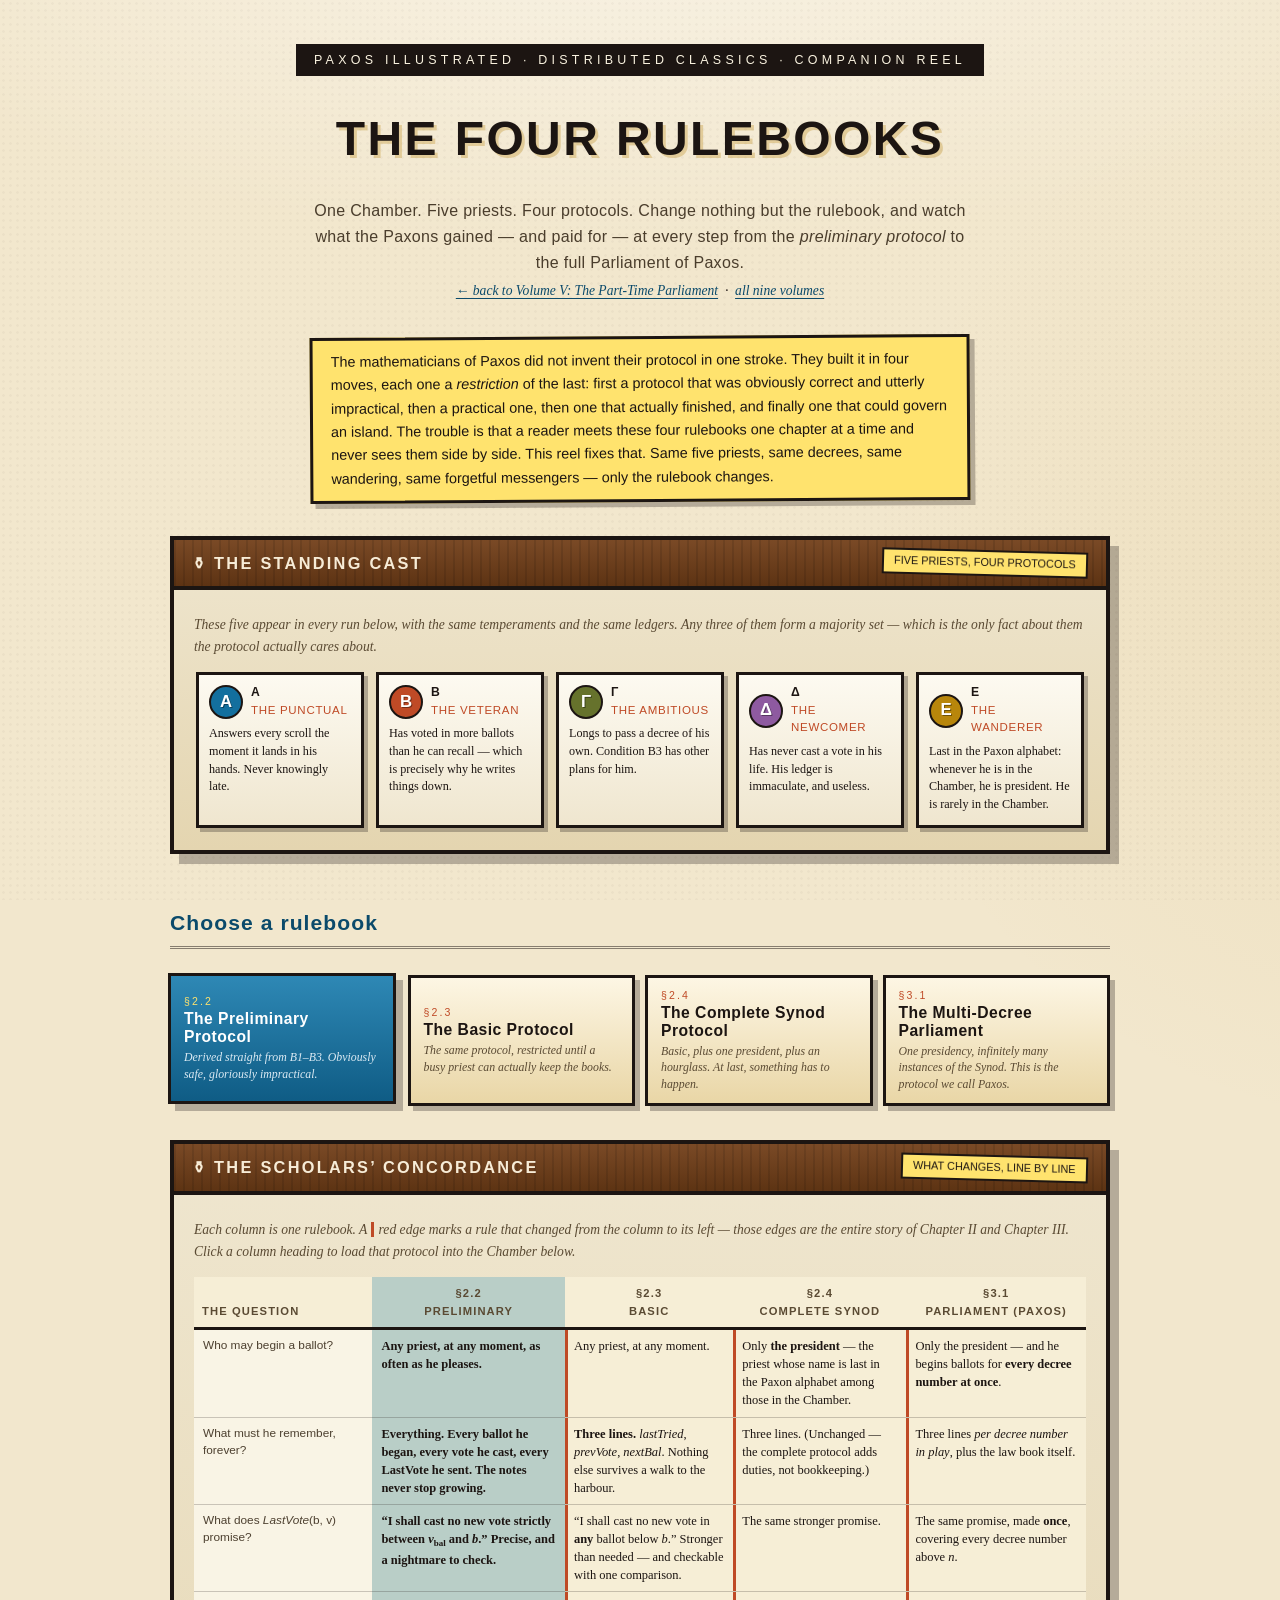
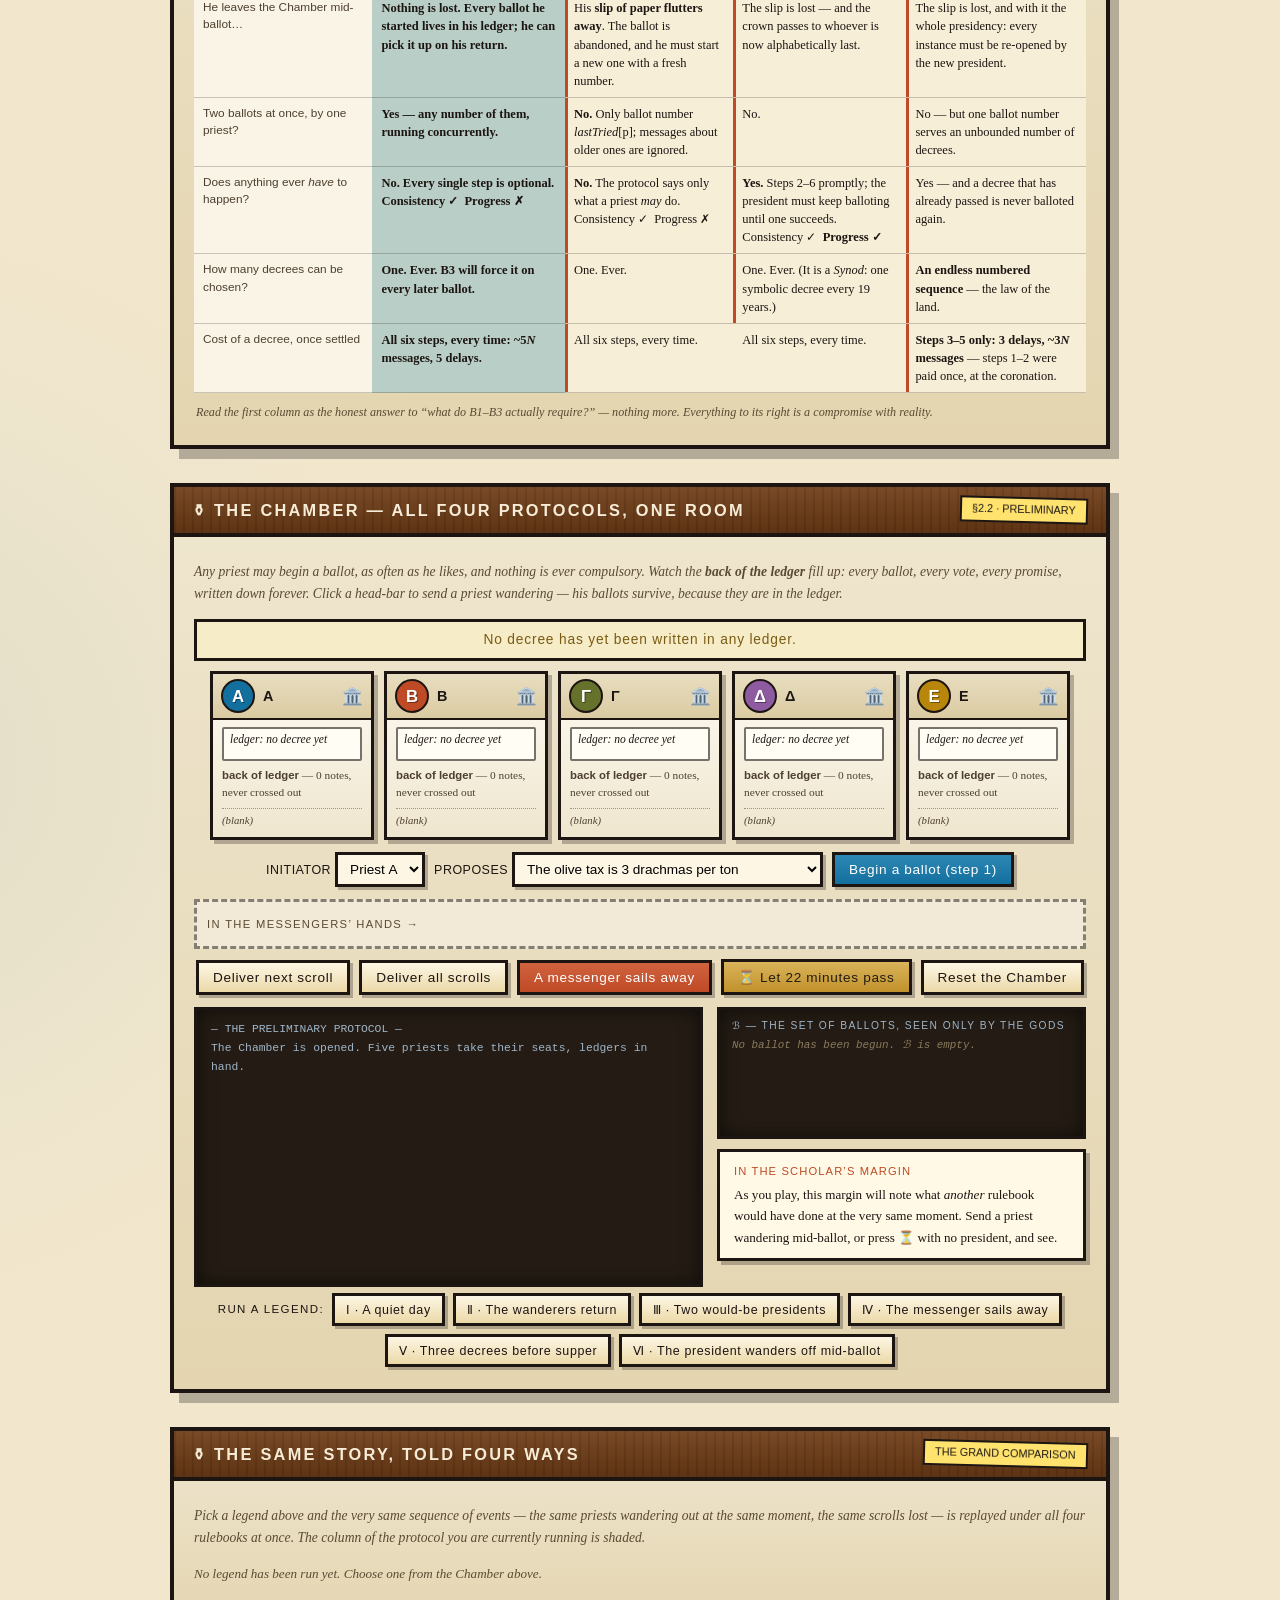
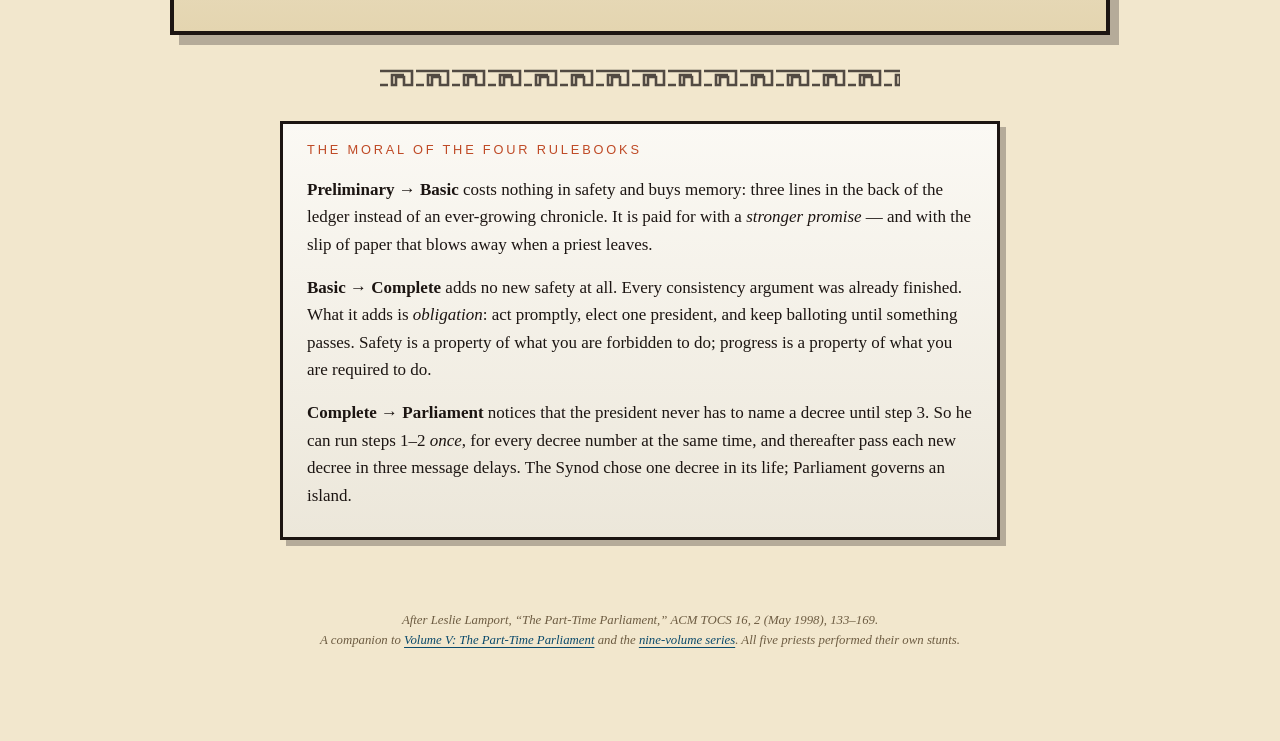
<file: protocols.html>
<!DOCTYPE html>
<html lang="en">
<head>
<meta charset="utf-8">
<meta name="viewport" content="width=device-width, initial-scale=1">
<title>The Four Rulebooks — An All-in-One Paxon Simulator</title>
<link rel="stylesheet" href="assets/paxos-illustrated.css">
<style>
.page{position:relative; z-index:1; max-width:980px; margin:0 auto; padding:0 20px 90px}

a{color:var(--aegean-d)}

header.cover h1{
  margin:6px 0 0; font-family:Optima,'Gill Sans',sans-serif; font-weight:700;
  font-size:clamp(1.8rem,5.4vw,3rem); letter-spacing:.05em; text-transform:uppercase;
  text-shadow:3px 3px 0 rgba(193,145,43,.35);
}

header.cover .sub{
  margin:20px auto 4px; max-width:660px; font-family:Optima,'Gill Sans',sans-serif;
  font-size:1rem; color:#4a3d2c;
}

.backlink{text-align:center; font-size:.85rem; font-style:italic; margin:4px 0 0}

.narr{
  margin:26px auto; max-width:660px; background:var(--caption); border:3px solid var(--ink);
  padding:10px 18px; font-family:'Chalkboard SE',Chalkboard,'Comic Sans MS',sans-serif;
  font-size:.9rem; box-shadow:5px 5px 0 var(--shadow); transform:rotate(-.35deg);
}

.slab{
  margin:28px auto; max-width:720px; background:linear-gradient(180deg,#fbf9f4,#ece7da);
  border:3px solid var(--ink); box-shadow:6px 6px 0 var(--shadow); padding:4px 24px 12px;
}

.widget{
  margin:34px auto; max-width:940px; border:4px solid var(--ink);
  background:linear-gradient(180deg,#efe6cf,#e4d5b0);
  box-shadow:9px 10px 0 var(--shadow);
}

.widget>.whead{
  display:flex; align-items:center; gap:12px; padding:10px 18px;
  background:
    repeating-linear-gradient(90deg, rgba(0,0,0,.10) 0 2px, transparent 2px 9px),
    linear-gradient(180deg,#7a4a26,#5d3313);
  color:#f7ecd7; border-bottom:4px solid var(--ink);
}

.widget>.whead h5{
  margin:0; font-family:Optima,'Gill Sans',sans-serif; font-size:1.02rem;
  letter-spacing:.14em; text-transform:uppercase; font-weight:700;
}

.widget>.whead .badge{
  margin-left:auto; background:var(--caption); color:var(--ink); border:2px solid var(--ink);
  font-family:'Chalkboard SE',Chalkboard,'Comic Sans MS',sans-serif; font-size:.68rem;
  padding:2px 10px; transform:rotate(1.5deg); white-space:nowrap;
}

.widget .wbody{padding:18px 20px 22px}

.widget .hint{font-size:.85rem; color:#5a4a33; font-style:italic; margin:6px 0 14px}

button.gk{
  font-family:Optima,'Gill Sans',sans-serif; font-size:.85rem; letter-spacing:.05em;
  border:3px solid var(--ink); background:linear-gradient(180deg,#fdf6e4,#ecd9a8);
  padding:7px 14px; cursor:pointer; box-shadow:3px 3px 0 var(--shadow); color:var(--ink);
  transition:transform .06s ease;
}

button.gk:hover{transform:translate(-1px,-1px); box-shadow:4px 4px 0 var(--shadow)}

button.gk:active{transform:translate(2px,2px); box-shadow:1px 1px 0 var(--shadow)}

button.gk.primary{background:linear-gradient(180deg,#2e88b5,#136f9e); color:#fff}

button.gk.danger{background:linear-gradient(180deg,#d1633f,#bf4a26); color:#fff}

button.gk.time{background:linear-gradient(180deg,#d9b45a,#c1912b); color:#241c14}

button.gk:disabled{opacity:.45; cursor:not-allowed; transform:none}

select.gk,option{font-family:Optima,sans-serif; font-size:.85rem}

select.gk{border:3px solid var(--ink); background:#fdf6e4; padding:6px 8px; box-shadow:3px 3px 0 var(--shadow); max-width:min(340px,70vw)}

#cast .grid{display:flex; gap:12px; flex-wrap:wrap; justify-content:center}

#cast .who{
  width:168px; border:3px solid var(--ink); background:linear-gradient(180deg,#fdfaf1,#efe6cf);
  box-shadow:4px 4px 0 var(--shadow); padding:9px 10px 11px; font-size:.76rem; line-height:1.45;
}

#cast .who .top{display:flex; align-items:center; gap:8px; margin-bottom:6px}

#cast .who .role{font-family:Optima,sans-serif; font-size:.72rem; color:var(--terra); letter-spacing:.06em; text-transform:uppercase}

.avatar{
  width:34px; height:34px; border-radius:50%; border:2.5px solid var(--ink);
  display:flex; align-items:center; justify-content:center;
  font-family:Optima,sans-serif; font-weight:700; font-size:1.05rem; color:#fff;
  text-shadow:1px 1px 0 rgba(0,0,0,.4); flex:none;
}

.picker{display:flex; gap:10px; flex-wrap:wrap; justify-content:center; margin:26px auto 6px; max-width:940px}

.picker button{
  flex:1 1 200px; max-width:230px; text-align:left; cursor:pointer;
  border:3px solid var(--ink); background:linear-gradient(180deg,#fdf6e4,#e9d6a6);
  box-shadow:5px 5px 0 var(--shadow); padding:9px 13px 11px; color:var(--ink);
  font-family:Optima,'Gill Sans',sans-serif; transition:transform .07s ease;
}

.picker button:hover{transform:translate(-1px,-1px)}

.picker button .pno{font-size:.66rem; letter-spacing:.2em; text-transform:uppercase; color:var(--terra)}

.picker button .pnm{display:block; font-size:.98rem; font-weight:700; letter-spacing:.03em; margin:2px 0 3px}

.picker button .pdesc{display:block; font-family:Georgia,serif; font-size:.74rem; font-style:italic; line-height:1.4; color:#5a4a33}

.picker button.on{
  background:linear-gradient(180deg,#2e88b5,#0f5c85); color:#fff;
  transform:translate(-2px,-2px); box-shadow:7px 7px 0 var(--shadow);
}

.picker button.on .pno{color:var(--caption)}

.picker button.on .pdesc{color:#dbeaf3}

#dossier table{border-collapse:collapse; width:100%; background:#f6eed6; font-size:.78rem}

#dossier th{
  font-family:Optima,sans-serif; font-size:.7rem; letter-spacing:.1em; text-transform:uppercase;
  padding:7px 8px; border-bottom:3px solid var(--ink); color:#5a4a33; vertical-align:bottom;
}

#dossier th.q{width:20%; text-align:left}

#dossier td{padding:7px 9px; border-bottom:1px solid rgba(28,21,18,.22); vertical-align:top; line-height:1.45}

#dossier td.q{font-family:Optima,sans-serif; font-size:.74rem; color:#4d4030; background:rgba(255,255,255,.35)}

#dossier col.sel, #dossier th.sel{background:rgba(19,111,158,.14)}

#dossier td.sel{background:rgba(19,111,158,.14); font-weight:700}

#dossier td.chg{box-shadow:inset 3px 0 0 var(--terra)}

#dossier .newbit{background:var(--caption); padding:0 3px}

#dossier .dosnote{font-size:.76rem; font-style:italic; color:#5a4a33; margin:10px 2px 0}

#sim .stage{display:flex; gap:10px; flex-wrap:wrap; justify-content:center; margin-bottom:12px}

.priest{
  width:164px; border:3px solid var(--ink); background:linear-gradient(180deg,#fdfaf1,#efe6cf);
  box-shadow:4px 4px 0 var(--shadow); font-size:.75rem; position:relative;
}

.priest .phead{
  display:flex; align-items:center; gap:8px; padding:5px 8px; border-bottom:2px solid var(--ink);
  background:linear-gradient(180deg,#e8ddc0,#dbcba2); cursor:pointer;
}

.priest .pname{font-family:Optima,sans-serif; font-weight:700; font-size:.9rem}

.priest .loc{margin-left:auto; font-size:1.05rem}

.priest .pbody{padding:7px 9px 9px}

.priest .outcome{
  min-height:34px; border:2px solid rgba(28,21,18,.6); background:#fffdf4; border-radius:2px;
  padding:3px 6px; font-style:italic; font-size:.72rem; line-height:1.32;
}

.priest .outcome.written{background:#e6efd3; border-color:var(--olive-d)}

.priest .vars{margin-top:6px; color:#4d4030; line-height:1.5; font-size:.71rem}

.priest .vars b{font-family:Optima,sans-serif}

.priest .notes{
  margin-top:6px; border-top:1px dotted rgba(28,21,18,.4); padding-top:4px;
  max-height:104px; overflow-y:auto; font-size:.67rem; line-height:1.45; color:#4d4030;
}

.priest .notes .n{display:block}

.priest .notes .n.new{background:var(--caption); outline:1.5px solid var(--ink)}

.priest .slip{
  margin-top:6px; background:#fffbe8; border:2px dashed var(--terra); padding:3px 6px;
  font-size:.67rem; color:#7a3f22; transform:rotate(-.8deg);
}

.priest .stat{
  position:absolute; top:-13px; right:-9px; border:2.5px solid var(--ink); background:var(--caption);
  font-family:'Chalkboard SE',Chalkboard,'Comic Sans MS',sans-serif; font-size:.6rem; padding:1px 7px;
  transform:rotate(3deg);
}

.priest .crown{position:absolute; top:-15px; left:-8px; font-size:1.15rem; transform:rotate(-14deg)}

.priest.away{filter:grayscale(.75) opacity(.62)}

.priest.away .phead{background:#cbbf9f}

.priest.pres{border-color:var(--gold); box-shadow:4px 4px 0 var(--shadow), 0 0 0 3px rgba(193,145,43,.45)}

.lawbook{font-size:.68rem; line-height:1.4}

.lawbook .le{display:block; white-space:nowrap; overflow:hidden; text-overflow:ellipsis}

.lawbook .le b{font-family:Optima,sans-serif}

#sim .controls{display:flex; gap:9px; flex-wrap:wrap; align-items:center; justify-content:center; margin:10px 0 4px}

#sim .tray{
  margin:12px 0 10px; min-height:50px; border:3px dashed rgba(28,21,18,.5); background:rgba(255,255,255,.35);
  padding:8px 10px; display:flex; gap:8px; flex-wrap:wrap; align-items:center;
}

#sim .tray .tray-label{font-family:Optima,sans-serif; font-size:.7rem; letter-spacing:.12em; text-transform:uppercase; color:#5a4a33; margin-right:6px}

.scroll-chip{
  border:2.5px solid var(--ink); background:linear-gradient(180deg,#fff8e0,#f3e2b3);
  font-size:.71rem; font-family:Optima,sans-serif; padding:4px 8px; cursor:pointer;
  box-shadow:2px 2px 0 var(--shadow); display:inline-flex; gap:6px; align-items:center;
  animation:pop .18s ease;
}

.scroll-chip:hover{background:#fff}

.scroll-chip .lose{color:var(--blood); font-weight:700; cursor:pointer; padding:0 2px}

@keyframes pop{from{transform:scale(.7); opacity:0}to{transform:scale(1); opacity:1}}

#sim .banner{
  margin:8px 0 10px; text-align:center; font-family:Optima,sans-serif; letter-spacing:.06em;
  font-size:.86rem; padding:7px 10px; border:3px solid var(--ink);
}

#sim .banner.ok{background:#dfe8d0; color:var(--olive-d)}

#sim .banner.warn{background:#f6ecc8; color:#7a5b12}

#sim .banner.bad{background:#f0cfc4; color:var(--blood)}

.twocol{display:flex; gap:14px; flex-wrap:wrap; align-items:stretch}

.twocol>.c1{flex:1 1 420px; min-width:280px}

.twocol>.c2{flex:1 1 280px; min-width:250px}

#sim .log{
  height:280px; overflow-y:auto; background:#241c14; color:#efe2c2; padding:10px 14px;
  font-family:Menlo,Consolas,monospace; font-size:.71rem; line-height:1.65;
  border:3px solid var(--ink); box-shadow:inset 0 0 18px rgba(0,0,0,.6);
}

#sim .log .t-sys{color:#9fb4c7}

#sim .log .t-msg{color:#e8c96a}

#sim .log .t-act{color:#a8c77f}

#sim .log .t-bad{color:#e08d6d}

#sim .log .t-big{color:#ffd76e; font-weight:700}

#sim .log .t-time{color:#c9a3e0}

.gods{
  border:3px solid var(--ink); background:#241c14; color:#efe2c2;
  padding:8px 12px; font-family:Menlo,Consolas,monospace; font-size:.68rem; line-height:1.6;
  box-shadow:inset 0 0 18px rgba(0,0,0,.6); height:132px; overflow-y:auto;
}

.gods .glabel{
  color:#9fb4c7; font-family:Optima,'Gill Sans',sans-serif; letter-spacing:.14em;
  font-size:.64rem; text-transform:uppercase; display:block; margin-bottom:3px;
}

.gods .win{color:#ffd76e}

.gods .gdim{color:#8a7a5e; font-style:italic}

.margin{
  margin-top:10px; background:#fff9e6; border:3px solid var(--ink); padding:10px 14px;
  font-size:.82rem; min-height:96px; box-shadow:4px 4px 0 var(--shadow);
}

.margin .mlabel{
  font-family:Optima,'Gill Sans',sans-serif; letter-spacing:.1em; text-transform:uppercase;
  font-size:.7rem; color:var(--terra); display:block; margin-bottom:4px;
}

.legends{display:flex; gap:8px; flex-wrap:wrap; justify-content:center; margin-top:6px}

.legends button{font-size:.78rem; padding:6px 11px}

#verdict table{border-collapse:collapse; width:100%; background:#f6eed6; font-size:.76rem}

#verdict th{font-family:Optima,sans-serif; font-size:.68rem; letter-spacing:.08em; text-transform:uppercase;
  padding:6px 8px; border-bottom:3px solid var(--ink); color:#5a4a33}

#verdict th.q{text-align:left; width:20%}

#verdict td{padding:7px 9px; border-bottom:1px solid rgba(28,21,18,.22); vertical-align:top; line-height:1.45}

#verdict td.q{font-family:Optima,sans-serif; font-size:.72rem; color:#4d4030; background:rgba(255,255,255,.35)}

#verdict td.sel{background:rgba(19,111,158,.14)}

#verdict .good{color:var(--olive-d); font-weight:700}

#verdict .ill{color:var(--blood); font-weight:700}

#verdict .storyline{font-size:.82rem; margin:0 0 12px; font-style:italic; color:#5a4a33}

@media (max-width:700px){
  #dossier table, #verdict table{font-size:.72rem}
  .picker button{flex:1 1 100%; max-width:none}
  .widget>.whead{flex-wrap:wrap; gap:6px}
  .widget>.whead h5{font-size:.88rem; letter-spacing:.08em}
  .widget>.whead .badge{margin-left:0; white-space:normal}
  #dossier th.q, #verdict th.q{width:auto}
  #dossier table, #verdict table{min-width:640px}
}
</style>
</head>
<body>
<div class="page">

<header class="cover">
  <div class="kicker">Paxos Illustrated · Distributed Classics · Companion Reel</div>
  <h1 id="the-four-rulebooks"><a href="#the-four-rulebooks" class="hlink">The Four Rulebooks</a></h1>
  <p class="sub display">One Chamber. Five priests. Four protocols. Change nothing but the rulebook,
  and watch what the Paxons gained — and paid for — at every step from the <em>preliminary protocol</em>
  to the full Parliament of Paxos.</p>
  <p class="backlink"><a href="volume-5.html">← back to Volume V: The Part-Time Parliament</a> &nbsp;·&nbsp; <a href="index.html">all nine volumes</a></p>
</header>

<div class="narr">The mathematicians of Paxos did not invent their protocol in one stroke. They built it
in four moves, each one a <em>restriction</em> of the last: first a protocol that was obviously correct and
utterly impractical, then a practical one, then one that actually finished, and finally one that could
govern an island. The trouble is that a reader meets these four rulebooks one chapter at a time and never
sees them side by side. This reel fixes that. Same five priests, same decrees, same wandering, same
forgetful messengers — only the rulebook changes.</div>

<!-- ================= THE CAST ================= -->
<div class="widget" id="cast">
  <div class="whead"><h5 id="the-standing-cast"><a href="#the-standing-cast" class="hlink">⚱ The Standing Cast</a></h5><span class="badge">FIVE PRIESTS, FOUR PROTOCOLS</span></div>
  <div class="wbody">
    <p class="hint">These five appear in every run below, with the same temperaments and the same
    ledgers. Any three of them form a majority set — which is the only fact about them the protocol
    actually cares about.</p>
    <div class="grid" id="cast-grid"></div>
  </div>
</div>

<!-- ================= PICKER ================= -->
<h3 id="choose-a-rulebook" class="sect"><a href="#choose-a-rulebook" class="hlink">Choose a rulebook</a></h3>
<div class="picker" id="picker"></div>

<!-- ================= DOSSIER ================= -->
<div class="widget" id="dossier">
  <div class="whead"><h5 id="the-scholars-concordance"><a href="#the-scholars-concordance" class="hlink">⚱ The Scholars’ Concordance</a></h5><span class="badge">WHAT CHANGES, LINE BY LINE</span></div>
  <div class="wbody">
    <p class="hint">Each column is one rulebook. A <span style="border-left:3px solid var(--terra); padding-left:5px">red edge</span>
    marks a rule that changed from the column to its left — those edges are the entire story of Chapter II
    and Chapter III. Click a column heading to load that protocol into the Chamber below.</p>
    <div style="overflow-x:auto"><table id="dossier-table"></table></div>
    <p class="dosnote" id="dossier-note"></p>
  </div>
</div>

<!-- ================= THE SIMULATOR ================= -->
<div class="widget" id="w-sim">
  <div class="whead"><h5 id="the-chamber-all-four-protocols-one-room"><a href="#the-chamber-all-four-protocols-one-room" class="hlink">⚱ The Chamber — All Four Protocols, One Room</a></h5><span class="badge" id="sim-badge">HANDS-ON ORACLE</span></div>
  <div class="wbody" id="sim">
    <p class="hint" id="sim-hint"></p>
    <div class="banner warn" id="sim-banner"></div>
    <div class="stage" id="sim-stage"></div>

    <div class="controls" id="sim-propose"></div>
    <div class="tray" id="sim-tray"><span class="tray-label">In the messengers’ hands →</span><span id="sim-tray-items" style="display:contents"></span></div>
    <div class="controls">
      <button class="gk" id="sim-next">Deliver next scroll</button>
      <button class="gk" id="sim-all">Deliver all scrolls</button>
      <button class="gk danger" id="sim-lose">A messenger sails away</button>
      <button class="gk time" id="sim-tick">⏳ Let 22 minutes pass</button>
      <button class="gk" id="sim-reset">Reset the Chamber</button>
    </div>

    <div class="twocol" style="margin-top:12px">
      <div class="c1"><div class="log" id="sim-log"></div></div>
      <div class="c2">
        <div class="gods" id="sim-gods"></div>
        <div class="margin" id="sim-margin"></div>
      </div>
    </div>

    <div class="legends" id="sim-legends">
      <span class="display" style="font-size:.72rem; letter-spacing:.12em; align-self:center">RUN A LEGEND:</span>
    </div>
  </div>
</div>

<!-- ================= VERDICT ================= -->
<div class="widget" id="verdict">
  <div class="whead"><h5 id="the-same-story-told-four-ways"><a href="#the-same-story-told-four-ways" class="hlink">⚱ The Same Story, Told Four Ways</a></h5><span class="badge">THE GRAND COMPARISON</span></div>
  <div class="wbody">
    <p class="hint">Pick a legend above and the very same sequence of events — the same priests wandering
    out at the same moment, the same scrolls lost — is replayed under all four rulebooks at once. The
    column of the protocol you are currently running is shaded.</p>
    <p class="storyline" id="verdict-story">No legend has been run yet. Choose one from the Chamber above.</p>
    <div style="overflow-x:auto"><table id="verdict-table"></table></div>
    <p class="dosnote" id="verdict-moral" style="font-size:.84rem"></p>
  </div>
</div>

<hr class="meander">

<div class="slab">
  <div class="slab-head">The moral of the four rulebooks</div>
  <p><b>Preliminary → Basic</b> costs nothing in safety and buys memory: three lines in the back of the
  ledger instead of an ever-growing chronicle. It is paid for with a <em>stronger promise</em> — and with
  the slip of paper that blows away when a priest leaves.</p>
  <p><b>Basic → Complete</b> adds no new safety at all. Every consistency argument was already finished.
  What it adds is <em>obligation</em>: act promptly, elect one president, and keep balloting until something
  passes. Safety is a property of what you are forbidden to do; progress is a property of what you are
  required to do.</p>
  <p><b>Complete → Parliament</b> notices that the president never has to name a decree until step 3.
  So he can run steps 1–2 <em>once</em>, for every decree number at the same time, and thereafter pass
  each new decree in three message delays. The Synod chose one decree in its life; Parliament governs
  an island.</p>
</div>

<footer class="colophon">
  After Leslie Lamport, “The Part-Time Parliament,” <em>ACM TOCS 16</em>, 2 (May 1998), 133–169.<br>
  A companion to <a href="volume-5.html">Volume V: The Part-Time Parliament</a> and the <a href="index.html">nine-volume series</a>. All five priests performed their own stunts.
</footer>

</div>

<script>
"use strict";
(function(){
/* ==================================================================
   Shared cast, decrees, ballot numbers
   ================================================================== */
const NAMES  = ['Α','Β','Γ','Δ','Ε'];
const COLORS = ['#136f9e','#bf4a26','#66722c','#8e5aa0','#b8860b'];
const MAJ = 3;                       // any 3 of 5 is a majority set
const NEG = {n:-1, p:-1};            // the ballot number −∞
const OLIVE = 'The ides of February is national olive day 🫒';

const CAST = [
  {n:'Α', role:'the punctual',  blurb:'Answers every scroll the moment it lands in his hands. Never knowingly late.'},
  {n:'Β', role:'the veteran',   blurb:'Has voted in more ballots than he can recall — which is precisely why he writes things down.'},
  {n:'Γ', role:'the ambitious', blurb:'Longs to pass a decree of his own. Condition B3 has other plans for him.'},
  {n:'Δ', role:'the newcomer',  blurb:'Has never cast a vote in his life. His ledger is immaculate, and useless.'},
  {n:'Ε', role:'the wanderer',  blurb:'Last in the Paxon alphabet: whenever he is in the Chamber, he is president. He is rarely in the Chamber.'}
];

const DECREES = [
  'The olive tax is 3 drachmas per ton',
  'Lamps must use only olive oil',
  'Painting on temple walls is forbidden',
  'Freedom of artistic expression is guaranteed',
  'The sale of black goats is permitted',
  'Ships must carry lanterns at night'
];

function bcmp(a,b){ return a.n!==b.n ? a.n-b.n : a.p-b.p; }
function beq(a,b){ return a.n===b.n && a.p===b.p; }
function bshow(b){ return b.n<0 ? '−∞' : '('+b.n+',&nbsp;'+NAMES[b.p]+')'; }
function trunc(s,k){ k=k||26; return !s ? '' : (s.length>k ? s.slice(0,k-1)+'…' : s); }

/* ==================================================================
   The four rulebooks
   ================================================================== */
const ORDER = ['prelim','basic','complete','paxos'];
const PROTO = {
  prelim: {
    key:'prelim', no:'§2.2', name:'Preliminary', full:'The Preliminary Protocol',
    tag:'Derived straight from B1–B3. Obviously safe, gloriously impractical.',
    concurrent:true,  fullBooks:true,  promise:'range', losesSlip:false,
    president:false,  multi:false
  },
  basic: {
    key:'basic', no:'§2.3', name:'Basic', full:'The Basic Protocol',
    tag:'The same protocol, restricted until a busy priest can actually keep the books.',
    concurrent:false, fullBooks:false, promise:'below', losesSlip:true,
    president:false,  multi:false
  },
  complete: {
    key:'complete', no:'§2.4', name:'Complete Synod', full:'The Complete Synod Protocol',
    tag:'Basic, plus one president, plus an hourglass. At last, something has to happen.',
    concurrent:false, fullBooks:false, promise:'below', losesSlip:true,
    president:true,   multi:false
  },
  paxos: {
    key:'paxos', no:'§3.1', name:'Parliament (Paxos)', full:'The Multi-Decree Parliament',
    tag:'One presidency, infinitely many instances of the Synod. This is the protocol we call Paxos.',
    concurrent:false, fullBooks:false, promise:'below', losesSlip:true,
    president:true,   multi:true
  }
};

/* ==================================================================
   The concordance
   ================================================================== */
const DOSSIER = [
  { q:'Who may begin a ballot?',
    prelim:'Any priest, at any moment, as often as he pleases.',
    basic:'Any priest, at any moment.',
    complete:'Only <b>the president</b> — the priest whose name is last in the Paxon alphabet among those in the Chamber.',
    paxos:'Only the president — and he begins ballots for <b>every decree number at once</b>.' },
  { q:'What must he remember, forever?',
    prelim:'<b>Everything.</b> Every ballot he began, every vote he cast, every LastVote he sent. The notes never stop growing.',
    basic:'<b>Three lines.</b> <var>lastTried</var>, <var>prevVote</var>, <var>nextBal</var>. Nothing else survives a walk to the harbour.',
    complete:'Three lines. (Unchanged — the complete protocol adds duties, not bookkeeping.)',
    paxos:'Three lines <em>per decree number in play</em>, plus the law book itself.' },
  { q:'What does <em>LastVote</em>(b, v) promise?',
    prelim:'“I shall cast no new vote <b>strictly between</b> <var>v</var><sub>bal</sub> and <var>b</var>.” Precise, and a nightmare to check.',
    basic:'“I shall cast no new vote in <b>any</b> ballot below <var>b</var>.” Stronger than needed — and checkable with one comparison.',
    complete:'The same stronger promise.',
    paxos:'The same promise, made <b>once</b>, covering every decree number above <var>n</var>.' },
  { q:'He leaves the Chamber mid-ballot…',
    prelim:'Nothing is lost. Every ballot he started lives in his ledger; he can pick it up on his return.',
    basic:'His <b>slip of paper flutters away</b>. The ballot is abandoned, and he must start a new one with a fresh number.',
    complete:'The slip is lost — and the crown passes to whoever is now alphabetically last.',
    paxos:'The slip is lost, and with it the whole presidency: every instance must be re-opened by the new president.' },
  { q:'Two ballots at once, by one priest?',
    prelim:'<b>Yes</b> — any number of them, running concurrently.',
    basic:'<b>No.</b> Only ballot number <var>lastTried</var>[p]; messages about older ones are ignored.',
    complete:'No.',
    paxos:'No — but one ballot number serves an unbounded number of decrees.' },
  { q:'Does anything ever <em>have</em> to happen?',
    prelim:'<b>No.</b> Every single step is optional. Consistency ✓ &nbsp;Progress ✗',
    basic:'<b>No.</b> The protocol says only what a priest <em>may</em> do. Consistency ✓ &nbsp;Progress ✗',
    complete:'<b>Yes.</b> Steps 2–6 promptly; the president must keep balloting until one succeeds. Consistency ✓ &nbsp;<b>Progress ✓</b>',
    paxos:'Yes — and a decree that has already passed is never balloted again.' },
  { q:'How many decrees can be chosen?',
    prelim:'One. Ever. B3 will force it on every later ballot.',
    basic:'One. Ever.',
    complete:'One. Ever. (It is a <em>Synod</em>: one symbolic decree every 19 years.)',
    paxos:'<b>An endless numbered sequence</b> — the law of the land.' },
  { q:'Cost of a decree, once settled',
    prelim:'All six steps, every time: ~5<var>N</var> messages, 5 delays.',
    basic:'All six steps, every time.',
    complete:'All six steps, every time.',
    paxos:'<b>Steps 3–5 only: 3 delays, ~3<var>N</var> messages</b> — steps 1–2 were paid once, at the coronation.' }
];

const DOSSIER_NOTE = {
  prelim:'Read the first column as the honest answer to “what do B1–B3 actually require?” — nothing more. Everything to its right is a compromise with reality.',
  basic:'Every red edge in this column is a <em>restriction</em>: the basic protocol permits strictly less than the preliminary one. That is why its safety proof is free.',
  complete:'Notice that nothing in the safety rows changed. The complete protocol adds obligations and an hourglass — the consistency argument of §2.3 carries over untouched.',
  paxos:'The last column is Paxos as systems people know it: a stable leader, one round of promises, and thereafter one round-trip per decision.'
};

/* ==================================================================
   The engine — one world per protocol
   ================================================================== */
function newPriest(i){
  return {
    i, name:NAMES[i], in:true,
    ledger:null,                       // Synod: the single chosen decree
    book:{},                           // Parliament: decree number -> decree
    lastTried:NEG,
    prevVote:{bal:NEG, dec:null},
    nextBal:NEG,
    notes:[],                          // preliminary: the unbounded chronicle
    fresh:[],                          // notes added by the latest action (for highlighting)
    allVotes:[],                       // preliminary: every vote ever cast
    promises:[],                       // preliminary: every LastVote ever sent
    ballots:[],                        // ballots he is conducting (prelim: many; basic+: ≤1)
    votes:{},                          // parliament: decree number -> {bal, dec}
    reign:null                         // parliament: the presidency he is conducting
  };
}

function World(key){
  return {
    key, cfg:PROTO[key],
    priests:[0,1,2,3,4].map(newPriest),
    msgs:[], seq:0, ceil:0, sent:0, clock:0, idle:0,
    log:[], B:[], margin:'', president:null,
    want:DECREES[0], requests:[], quiet:false
  };
}

function say(w, cls, html){
  w.log.push({cls, html});
  if(w.log.length>400) w.log.shift();
}
function cf(w, html){ w.margin = html; }

function send(w, from, to, type, label, data){
  w.msgs.push(Object.assign({id:w.seq++, from, to, type, label}, data));
  w.sent++;
}

/* ---- the gods' ledger ℬ ---- */
function addBallot(w, b, dec, qrm, no){
  w.B.push({b, dec, qrm:qrm.slice(), vot:[], no:(no===undefined?null:no)});
}
function findBallot(w, b, no){
  return w.B.find(x=>beq(x.b,b) && (no===undefined ? true : x.no===no));
}

/* ---- majority helpers ---- */
function inChamber(w){ return w.priests.filter(p=>p.in); }
function contiguous(p){ let n=0; while(p.book[n+1]!==undefined) n++; return n; }
function lawSize(p){ return Object.keys(p.book).length; }

/* ---- presidential selection: alphabetically last priest present ---- */
function elect(w){
  if(!w.cfg.president) return;
  const here = inChamber(w);
  const pick = here.length ? here[here.length-1].i : null;   // NAMES is in alphabetical order
  if(pick === w.president) return;
  const old = w.president;
  if(old !== null){
    const o = w.priests[old];
    o.ballots = []; o.reign = null;
    say(w,'sys','👑 '+NAMES[old]+' is no longer president; his slip of paper is void.');
  }
  w.president = pick;
  if(pick !== null){
    say(w,'big','👑 After T minutes of silence from any higher-named priest, <b>'+NAMES[pick]+
      '</b> considers himself president — he is last in the Paxon alphabet among those in the Chamber.');
  }else{
    say(w,'bad','The Chamber is empty. There is no president, and nothing at all can happen.');
  }
}

/* ==================================================================
   Step 1 — beginning a ballot (Synod protocols)
   ================================================================== */
function startBallot(w, pi, want){
  const p = w.priests[pi];
  if(!p.in){ say(w,'bad','Priest '+p.name+' is out of the Chamber; he can begin nothing.'); return; }
  w.ceil++;
  const b = {n:w.ceil, p:pi};
  if(!w.cfg.concurrent && p.ballots.length){
    const oldb = p.ballots[0].b;
    say(w,'sys','Priest '+p.name+' abandons his unfinished ballot '+bshow(oldb)+
      ' — in this rulebook he conducts only ballot number <var>lastTried</var>, and nothing else.');
    cf(w,'<b>Basic and later:</b> one ballot at a time. Under the <b>preliminary</b> protocol '+p.name+
      ' would still be running ballot '+bshow(oldb)+' alongside the new one, and either could succeed.');
    p.ballots = [];
  }
  p.lastTried = b;
  p.ballots.push({b, want, prevVotes:[], quorum:null, decree:null, voters:[], stage:'collecting'});
  if(w.cfg.fullBooks) note(w,p,'✍ began ballot '+bshow(b));
  say(w,'big','📯 STEP 1 — Priest '+p.name+' takes a fresh slip of paper, chooses ballot number '+
    bshow(b)+', and sends <i>NextBallot</i>'+bshow(b)+' to all five priests. He hopes to pass: “'+want+'”.');
  w.priests.forEach(o=>send(w, pi, o.i, 'NextBallot', 'NextBallot'+bshow(b), {b}));
}

function note(w,p,txt){ p.notes.push(txt); p.fresh.push(txt); }
function clearFresh(w){ w.priests.forEach(p=>p.fresh=[]); }

/* ==================================================================
   Step 1–2 — taking office (Parliament)
   ================================================================== */
function takeOffice(w, pres){
  w.ceil++;
  const b = {n:w.ceil, p:pres.i};
  pres.lastTried = b;
  const n = contiguous(pres);
  pres.reign = {b, n, replies:[], quorum:null, active:false, instances:{}, freeFrom:null};
  say(w,'big','📯 STEPS 1–2, ONCE AND FOR ALL — President '+pres.name+' sends <i>NextBallot</i>'+bshow(b)+
    ', <b>n='+n+'</b> to every legislator. That single scroll is the NextBallot message for '+
    '<em>every decree number above '+n+'</em> — infinitely many instances of the Synod protocol at one stroke.');
  w.priests.forEach(o=>send(w, pres.i, o.i, 'NextBallot', 'NextBallot'+bshow(b)+',n='+n, {b, n}));
}

/* ==================================================================
   Delivering a scroll
   ================================================================== */
function deliver(w, m){
  w.msgs = w.msgs.filter(x=>x!==m);
  const q = w.priests[m.to];
  if(!q.in){
    say(w,'bad','📪 The messenger finds priest '+q.name+'’s seat empty — '+m.label+' is lost.');
    return;
  }
  switch(m.type){
    case 'NextBallot': return onNextBallot(w, m, q);
    case 'LastVote':   return onLastVote(w, m, q);
    case 'BeginBallot':return onBeginBallot(w, m, q);
    case 'Voted':      return onVoted(w, m, q);
    case 'Success':    return onSuccess(w, m, q);
    case 'OldBallot':  return onOldBallot(w, m, q);
  }
}

function onNextBallot(w, m, q){
  /* ---- Parliament: one reply covers every instance ---- */
  if(w.cfg.multi){
    if(bcmp(m.b, q.nextBal) <= 0){
      say(w,'sys','Legislator '+q.name+' ignores NextBallot'+bshow(m.b)+' — he has already promised himself to '+bshow(q.nextBal)+'. He replies with that larger number instead.');
      send(w, q.i, m.from, 'OldBallot', 'OldBallot'+bshow(q.nextBal), {nb:q.nextBal});
      return;
    }
    q.nextBal = m.b;
    const votes = {}, known = {}, wants = [];
    for(const k in q.votes) if(+k > m.n) votes[k] = q.votes[k];
    for(const k in q.book)  if(+k > m.n) known[k] = q.book[k];
    for(let i=1;i<=m.n;i++) if(q.book[i]===undefined) wants.push(i);
    say(w,'act','Legislator '+q.name+' notes <var>nextBal</var> := '+bshow(m.b)+
      ' and answers with ONE scroll: '+(Object.keys(votes).length?'votes for decrees {'+Object.keys(votes).join(', ')+'}':'no votes at all')+
      (Object.keys(known).length?', decrees already in his book {'+Object.keys(known).join(', ')+'}':'')+
      (wants.length?', and a request for decrees {'+wants.join(', ')+'} he is missing':'')+
      '. He promises to cast no new vote below '+bshow(m.b)+' <em>in any instance</em>.');
    send(w, q.i, m.from, 'LastVote', 'LastVote'+bshow(m.b), {b:m.b, from:q.i, votes, known, wants});
    return;
  }
  /* ---- Preliminary: answer with MaxVote(b, q, ℬ), promise the open interval ---- */
  if(w.cfg.promise === 'range'){
    let best = {bal:NEG, dec:null};
    for(const v of q.allVotes) if(bcmp(v.bal, m.b) < 0 && bcmp(v.bal, best.bal) > 0) best = v;
    q.promises.push({b:m.b, vbal:best.bal});
    note(w,q,'🤝 no new vote in ('+(best.bal.n<0?'−∞':bshow(best.bal))+' … '+bshow(m.b)+')');
    say(w,'act','Priest '+q.name+' searches the whole back of his ledger for <var>MaxVote</var>('+
      bshow(m.b)+', '+q.name+', ℬ) — '+(best.bal.n<0?'he has never voted':'ballot '+bshow(best.bal)+', decree “'+trunc(best.dec)+'”')+
      ' — replies <i>LastVote</i>, and promises to cast no new vote <b>strictly between</b> '+
      (best.bal.n<0?'−∞':bshow(best.bal))+' and '+bshow(m.b)+'.');
    send(w, q.i, m.from, 'LastVote', 'LastVote'+bshow(m.b), {b:m.b, from:q.i, v:{bal:best.bal, dec:best.dec}});
    return;
  }
  /* ---- Basic / Complete: one comparison, one stronger promise ---- */
  if(bcmp(m.b, q.nextBal) > 0){
    q.nextBal = m.b;
    const v = {bal:q.prevVote.bal, dec:q.prevVote.dec};
    say(w,'act','Priest '+q.name+' sets <var>nextBal</var> := '+bshow(m.b)+' and replies <i>LastVote</i> — '+
      (v.bal.n<0 ? '“I have never voted.”' : '“my last vote: ballot '+bshow(v.bal)+', decree “'+trunc(v.dec)+'”.”')+
      ' He promises to cast no new vote in <b>any</b> ballot below '+bshow(m.b)+'.');
    send(w, q.i, m.from, 'LastVote', 'LastVote'+bshow(m.b), {b:m.b, from:q.i, v});
  }else{
    say(w,'sys','Priest '+q.name+' ignores NextBallot'+bshow(m.b)+' — he has already promised himself to '+bshow(q.nextBal)+'.');
    if(w.cfg.president){
      send(w, q.i, m.from, 'OldBallot', 'OldBallot'+bshow(q.nextBal), {nb:q.nextBal});
      cf(w,'<b>Complete protocol only:</b> a priest who ignores a stale ballot number <em>tells the sender</em> the number he has promised, so the president can leap past it. In the preliminary and basic protocols that scroll is never sent, and the sender is left guessing.');
    }
  }
}

function onLastVote(w, m, p){
  if(w.cfg.multi) return onLastVoteParliament(w, m, p);
  const bl = p.ballots.find(x=>beq(x.b, m.b) && x.stage==='collecting');
  if(!bl){
    say(w,'sys','Priest '+p.name+' has no use for '+m.label+' — '+
      (p.ballots.length ? 'it belongs to a ballot he is no longer conducting.' : 'his slip of paper for that ballot is long gone.'));
    return;
  }
  if(bl.prevVotes.some(v=>v.from===m.from)) return;
  bl.prevVotes.push({from:m.from, bal:m.v.bal, dec:m.v.dec});
  say(w,'act','Priest '+p.name+' receives LastVote'+bshow(m.b)+' from '+NAMES[m.from]+
    ' ('+bl.prevVotes.length+' of '+MAJ+' needed).');
  if(bl.prevVotes.length < MAJ) return;

  /* STEP 3 — the decree is chosen (or, more often, forced) */
  bl.stage = 'polling';
  bl.quorum = bl.prevVotes.map(v=>v.from);
  let best = null;
  for(const v of bl.prevVotes) if(v.bal.n>=0 && (!best || bcmp(v.bal,best.bal)>0)) best = v;
  if(!best){
    bl.decree = bl.want;
    say(w,'big','⭐ STEP 3 — a majority set {'+bl.quorum.map(i=>NAMES[i]).join(', ')+
      '} has answered and not one of them has ever voted. <var>MaxVote</var> is <span style="font-variant:small-caps">blank</span>, so priest '+
      p.name+' is FREE to choose: “'+bl.decree+'”.');
  }else{
    bl.decree = best.dec;
    say(w,'big','⭐ STEP 3 — a majority set {'+bl.quorum.map(i=>NAMES[i]).join(', ')+
      '} has answered. The latest vote among them is '+NAMES[best.from]+'’s, in ballot '+bshow(best.bal)+
      ', for “'+trunc(best.dec,40)+'”. Condition <var>B</var>3 COMPELS priest '+p.name+' to propose that same decree'+
      (bl.want !== best.dec ? ' — his own “'+trunc(bl.want,30)+'” must wait for a ballot that will never come.' : '.'));
    if(bl.want !== best.dec){
      cf(w,'<b>All three Synod rulebooks, identically:</b> once a quorum member has voted, <var>B</var>3 forces every later ballot '+
        'to re-propose the same decree. “'+trunc(bl.want,30)+'” can <em>never</em> be chosen — not in this ballot, not in any future one. '+
        'Under the <b>Parliament</b> rulebook it would simply become the <em>next numbered decree</em>, and pass at once.');
    }
  }
  if(w.cfg.fullBooks) note(w,p,'✍ ballot '+bshow(bl.b)+': “'+trunc(bl.decree,14)+'”, quorum {'+bl.quorum.map(i=>NAMES[i]).join(',')+'}');
  addBallot(w, bl.b, bl.decree, bl.quorum);
  bl.quorum.forEach(i=>send(w, p.i, i, 'BeginBallot', 'BeginBallot'+bshow(bl.b), {b:bl.b, d:bl.decree}));
}

function onBeginBallot(w, m, q){
  if(w.cfg.multi){
    if(!beq(m.b, q.nextBal)){
      say(w,'sys','Legislator '+q.name+' declines to vote on decree '+m.no+' in ballot '+bshow(m.b)+
        ' — he has promised himself to '+bshow(q.nextBal)+'.');
      return;
    }
    const prev = q.votes[m.no];
    if(prev && bcmp(prev.bal, m.b) >= 0) return;
    q.votes[m.no] = {bal:m.b, dec:m.d};
    say(w,'act','🗳️ Legislator '+q.name+' votes for <b>decree '+m.no+'</b> — “'+trunc(m.d,34)+'” — in ballot '+bshow(m.b)+'.');
    send(w, q.i, m.from, 'Voted', 'Voted'+bshow(m.b)+'·#'+m.no, {b:m.b, no:m.no, voter:q.i});
    return;
  }
  /* Preliminary: check every promise ever made — the open interval (v_bal, b) */
  if(w.cfg.promise === 'range'){
    const broken = q.promises.find(pr => bcmp(pr.vbal, m.b) < 0 && bcmp(m.b, pr.b) < 0);
    if(broken){
      say(w,'sys','Priest '+q.name+' checks all '+q.promises.length+' promises in the back of his ledger and declines: voting in '+
        bshow(m.b)+' would break his promise to cast nothing between '+(broken.vbal.n<0?'−∞':bshow(broken.vbal))+' and '+bshow(broken.b)+'.');
      return;
    }
    if(q.allVotes.some(v=>beq(v.bal,m.b))) return;
    q.allVotes.push({bal:m.b, dec:m.d});
    note(w,q,'✍ voted ⟨'+bshow(m.b)+', “'+trunc(m.d,12)+'”⟩');
    say(w,'act','🗳️ Priest '+q.name+' finds no promise in the way — his promises only cover open intervals — and CASTS HIS VOTE in ballot '+
      bshow(m.b)+' for “'+trunc(m.d,34)+'”.');
    send(w, q.i, m.from, 'Voted', 'Voted'+bshow(m.b), {b:m.b, voter:q.i});
    const bb = findBallot(w, m.b); if(bb && !bb.vot.includes(q.i)) bb.vot.push(q.i);
    return;
  }
  /* Basic / Complete: b must equal nextBal exactly */
  if(beq(m.b, q.nextBal) && bcmp(m.b, q.prevVote.bal) > 0){
    q.prevVote = {bal:m.b, dec:m.d};
    say(w,'act','🗳️ Priest '+q.name+' CASTS HIS VOTE in ballot '+bshow(m.b)+' for “'+trunc(m.d,34)+
      '”, overwriting <var>prevVote</var> — one line, no history.');
    send(w, q.i, m.from, 'Voted', 'Voted'+bshow(m.b), {b:m.b, voter:q.i});
    const bb = findBallot(w, m.b); if(bb && !bb.vot.includes(q.i)) bb.vot.push(q.i);
  }else{
    say(w,'sys','Priest '+q.name+' declines to vote in ballot '+bshow(m.b)+
      ' — his promise covers <em>everything</em> below '+bshow(q.nextBal)+'.');
    cf(w,'<b>Here the two Synod rulebooks part company.</b> Under the <b>preliminary</b> protocol '+q.name+
      '’s promise would only have covered the open interval between his last vote and the newer ballot number, '+
      'and he might well have been free to vote here. The <b>basic</b> protocol trades that freedom away — and gets '+
      'a three-line ledger in return.');
  }
}

function onVoted(w, m, p){
  if(w.cfg.multi){
    const r = p.reign;
    if(!r || !r.active || !beq(m.b, r.b)) return;
    const inst = r.instances[m.no];
    if(!inst || inst.done) return;
    if(!inst.voters.includes(m.voter)) inst.voters.push(m.voter);
    const bb = findBallot(w, m.b, m.no); if(bb && !bb.vot.includes(m.voter)) bb.vot.push(m.voter);
    say(w,'act','President '+p.name+' tallies a vote for decree '+m.no+' from '+NAMES[m.voter]+
      ' ('+inst.voters.length+' of '+r.quorum.length+').');
    if(r.quorum.every(i=>inst.voters.includes(i))){
      inst.done = true;
      if(p.book[m.no]===undefined) p.book[m.no] = inst.d;
      say(w,'big','🏆 DECREE '+m.no+' PASSES — “'+inst.d+'”. President '+p.name+
        ' writes it in his law book and sends <i>Success</i> to every legislator.');
      w.priests.forEach(o=>{ if(o.i!==p.i) send(w, p.i, o.i, 'Success', 'Success #'+m.no, {no:m.no, d:inst.d}); });
    }
    return;
  }
  const bl = p.ballots.find(x=>beq(x.b, m.b) && x.stage==='polling');
  if(!bl) return;
  if(!bl.voters.includes(m.voter)) bl.voters.push(m.voter);
  say(w,'act','Priest '+p.name+' tallies <i>Voted</i> from '+NAMES[m.voter]+
    ' ('+bl.voters.length+' of '+bl.quorum.length+' quorum votes in).');
  if(bl.quorum.every(i=>bl.voters.includes(i))){
    bl.stage = 'done';
    if(p.ledger===null) p.ledger = bl.decree;
    say(w,'big','🏆 SUCCESS! Every priest in the quorum has voted in ballot '+bshow(bl.b)+
      '. Priest '+p.name+' writes “'+bl.decree+'” in his ledger in indelible ink and proclaims <i>Success</i> to all.');
    cf(w,'<b>The Synod is now finished — forever.</b> This is the one decree it will ever choose; by Theorem 1 no later ballot, '+
      'under any of the three Synod rulebooks, can put anything else in a ledger. Switch to the <b>Parliament</b> rulebook and the '+
      'very same exchange becomes <em>decree number 1</em>, with decree 2 already available for the next citizen who asks.');
    w.priests.forEach(o=>{ if(o.i!==p.i) send(w, p.i, o.i, 'Success', 'Success', {d:bl.decree}); });
  }
}

function onSuccess(w, m, q){
  if(w.cfg.multi){
    if(q.book[m.no]!==undefined) return;
    q.book[m.no] = m.d;
    say(w,'act','Legislator '+q.name+' enters <b>decree '+m.no+'</b> in his law book. ✒️ (complete through '+contiguous(q)+')');
    return;
  }
  if(q.ledger!==null) return;
  q.ledger = m.d;
  say(w,'act','Priest '+q.name+' receives the glad tidings and writes “'+trunc(m.d,34)+'” in his ledger. ✒️');
}

function onOldBallot(w, m, p){
  w.ceil = Math.max(w.ceil, m.nb.n);
  say(w,'sys','President '+p.name+' learns that someone has already promised himself to '+bshow(m.nb)+
    '. He will begin his next ballot above that number.');
}

/* ==================================================================
   Parliament: establishing a presidency (step 3, for every instance)
   ================================================================== */
function onLastVoteParliament(w, m, p){
  const r = p.reign;
  if(!r || !beq(m.b, r.b) || r.active) return;
  if(r.replies.some(x=>x.from===m.from)) return;
  r.replies.push(m);
  say(w,'act','President '+p.name+' receives the LastVote scroll of '+NAMES[m.from]+
    ' ('+r.replies.length+' of '+MAJ+' needed to take office).');
  if(r.replies.length < MAJ) return;

  r.active = true;
  r.quorum = r.replies.map(x=>x.from);
  say(w,'big','👑 STEP 3, EVERYWHERE AT ONCE — a majority set {'+r.quorum.map(i=>NAMES[i]).join(', ')+
    '} has answered. President '+p.name+' is now in office and may propose decrees with <b>three</b> messages apiece.');

  /* Send missing decrees to the legislators who asked */
  for(const rep of r.replies){
    for(const no of rep.wants){
      if(p.book[no]!==undefined){
        send(w, p.i, rep.from, 'Success', 'Success #'+no, {no, d:p.book[no]});
        say(w,'sys','President '+p.name+' posts decree '+no+' to '+NAMES[rep.from]+', who was missing it.');
      }
    }
  }

  /* Work out how far the law reaches, then settle every instance up to there */
  let maxNo = r.n;
  const knownAll = {};
  for(const rep of r.replies){
    for(const k in rep.known){ knownAll[k] = rep.known[k]; maxNo = Math.max(maxNo, +k); }
    for(const k in rep.votes){ maxNo = Math.max(maxNo, +k); }
  }
  for(const k in p.book) maxNo = Math.max(maxNo, +k);

  for(let no = r.n+1; no <= maxNo; no++){
    if(p.book[no]!==undefined){
      w.priests.forEach(o=>{ if(o.i!==p.i) send(w, p.i, o.i, 'Success', 'Success #'+no, {no, d:p.book[no]}); });
      continue;
    }
    if(knownAll[no]!==undefined){
      p.book[no] = knownAll[no];
      say(w,'act','President '+p.name+' learns from the replies that <b>decree '+no+'</b> already passed: “'+trunc(knownAll[no],34)+'”. No ballot is needed.');
      w.priests.forEach(o=>{ if(o.i!==p.i) send(w, p.i, o.i, 'Success', 'Success #'+no, {no, d:knownAll[no]}); });
      continue;
    }
    let best = null;
    for(const rep of r.replies){
      const v = rep.votes[no];
      if(v && (!best || bcmp(v.bal, best.bal) > 0)) best = v;
    }
    if(best){
      say(w,'big','⚖️ Instance '+no+': a quorum member voted for “'+trunc(best.dec,30)+'” in ballot '+bshow(best.bal)+
        '. <var>B</var>3 forces the president to re-propose it.');
      propose(w, p, no, best.dec);
    }else{
      say(w,'sys','⚱ Instance '+no+' is a <b>gap</b>: nobody reachable knows anything about decree '+no+
        '. The president fills it with the harmless olive-day decree, so the law has no holes.');
      propose(w, p, no, OLIVE);
    }
  }
  r.freeFrom = maxNo + 1;
  processRequests(w);
}

function propose(w, pres, no, d){
  const r = pres.reign;
  r.instances[no] = {no, d, voters:[], done:false};
  addBallot(w, r.b, d, r.quorum, no);
  say(w,'act','President '+pres.name+' sends <i>BeginBallot</i>'+bshow(r.b)+' for <b>decree '+no+'</b>: “'+trunc(d,40)+
    '” to the quorum {'+r.quorum.map(i=>NAMES[i]).join(', ')+'} — three message delays from law.');
  if(no > 1){
    cf(w,'<b>Here is what Chapter III bought.</b> No NextBallot, no LastVote, no new promises — the president paid for steps 1–2 '+
      'once, at his coronation, and decree '+no+' costs only <i>BeginBallot</i> → <i>Voted</i> → <i>Success</i>. '+
      'Under all three <b>Synod</b> rulebooks there is no decree '+no+' at all: <var>B</var>3 would force decree 1 on every ballot forever.');
  }
  r.quorum.forEach(i=>send(w, pres.i, i, 'BeginBallot', 'BeginBallot'+bshow(r.b)+'·#'+no, {b:r.b, no, d}));
}

function processRequests(w){
  if(w.president===null) return;
  const pres = w.priests[w.president];
  const r = pres.reign;
  if(!r || !r.active) return;
  while(w.requests.length){
    const d = w.requests.shift();
    let no = r.freeFrom++;
    while(pres.book[no]!==undefined || r.instances[no]) no = r.freeFrom++;
    say(w,'sys','A citizen’s request reaches the president. He assigns it the lowest number he is still free to choose: <b>'+no+'</b>.');
    propose(w, pres, no, d);
  }
}

/* ==================================================================
   Citizen requests / proposals — interpreted per rulebook
   ================================================================== */
function want(w, pi, d){
  w.want = d;
  if(!w.cfg.president){ startBallot(w, pi, d); return; }
  if(w.cfg.multi){
    w.requests.push(d);
    say(w,'sys','📜 A citizen asks Parliament to pass: “'+d+'”. The request is carried to the president.');
    elect(w);
    if(w.president===null) return;
    const pres = w.priests[w.president];
    if(pres.reign && pres.reign.active) processRequests(w);
    else { say(w,'sys','The president is not yet in office; he must first run steps 1–2. (Press ⏳.)'); }
    return;
  }
  elect(w);
  if(w.president===null){ say(w,'bad','There is no president to ask.'); return; }
  const pres = w.priests[w.president];
  say(w,'sys','📜 Priest '+NAMES[pi]+' asks the president to pass: “'+d+'”. In this rulebook he may not simply start his own ballot.');
  cf(w,'<b>Complete protocol:</b> only the president begins ballots. Under the <b>preliminary</b> and <b>basic</b> rulebooks, '+
    NAMES[pi]+' would have begun a ballot himself — and if someone else did the same, the two of them could throttle each other forever.');
  startBallot(w, pres.i, d);
}

/* ==================================================================
   Wandering in and out
   ================================================================== */
function toggle(w, pi){
  const p = w.priests[pi];
  p.in = !p.in;
  if(!p.in){
    let extra = '';
    if(p.ballots.length || p.reign){
      if(w.cfg.losesSlip){
        const b = p.ballots.length ? p.ballots[0].b : p.reign.b;
        p.ballots = []; p.reign = null;
        extra = ' His slip of paper flutters into the sea — ballot '+bshow(b)+' is abandoned.';
        cf(w,'<b>Basic and later:</b> everything about a ballot in progress lives on a losable slip of paper, so leaving the Chamber kills it. '+
          'Under the <b>preliminary</b> protocol every ballot he began is written in the ledger itself, and he could resume it on his return — '+
          'at the price of a ledger that grows without bound.');
      }else{
        extra = ' His ballots survive: the preliminary protocol keeps them in the ledger, not on a slip of paper.';
        cf(w,'<b>Preliminary protocol:</b> nothing is lost when a priest leaves — he recorded every ballot, every vote and every promise in his ledger. '+
          'That is exactly the bookkeeping the <b>basic</b> protocol refuses to do.');
      }
    }
    say(w,'sys','🫒 Priest '+p.name+' wanders out of the Chamber.'+extra);
  }else{
    say(w,'sys','🏛️ Priest '+p.name+' strolls back in, ledger under his arm'+
      (p.ledger===null && !w.cfg.multi ? ' — with no decree in it.' : '.'));
    if(w.cfg.president && w.president!==null){
      const pres = w.priests[w.president];
      if(pres.reign){ pres.reign = null; say(w,'sys','The president must hold a fresh ballot so the newcomer can be brought up to date.'); }
    }
  }
  elect(w);
}

/* ==================================================================
   The hourglass
   ================================================================== */
function tick(w){
  w.clock += 22;
  if(!w.cfg.president){
    w.idle++;
    say(w,'time','⏳ Twenty-two minutes pass. '+
      'Nothing whatever is required to happen: this rulebook says only what a priest <em>may</em> do. '+
      (w.idle>1 ? '('+(w.idle*22)+' minutes wasted so far.)' : ''));
    cf(w,'<b>This is the whole difference between §2.3 and §2.4.</b> The basic protocol is perfectly safe and may sit here forever. '+
      'The <b>complete</b> protocol adds two obligations — perform steps 2–6 promptly, and let one elected president keep initiating ballots — '+
      'and suddenly the hourglass does something.');
    return;
  }
  say(w,'time','⏳ Twenty-two minutes pass. Messengers deliver, priests act promptly.');
  elect(w);
  if(w.president===null) return;
  const pres = w.priests[w.president];

  if(w.cfg.multi){
    if(pres.reign && !pres.reign.active){
      say(w,'sys','President '+pres.name+' has waited 22 minutes without a majority answering. He abandons that ballot number and tries a larger one.');
      pres.reign = null;
    }
    if(!pres.reign) takeOffice(w, pres);
    pump(w);
    processRequests(w);
    pump(w);
  }else{
    const laggards = inChamber(w).filter(p=>p.ledger===null);
    if(laggards.length){
      say(w,'sys','The president sees '+laggards.length+' priest'+(laggards.length>1?'s':'')+
        ' in the Chamber with no decree in the ledger, and 22 minutes have gone by without success. He is REQUIRED to begin a new ballot.');
      cf(w,'<b>This moment does not exist in §2.2 or §2.3.</b> Those rulebooks contain no sentence that ever obliges anybody to do '+
        'anything; the hourglass runs out and the Chamber simply sits there. The complete protocol adds exactly two duties — act '+
        'promptly, and let the one elected president keep balloting — and that is the whole of the progress condition.');
      startBallot(w, pres.i, w.want);
    }else{
      say(w,'sys','Every priest in the Chamber has the decree. The president rests — until someone new walks in.');
    }
    pump(w);
  }
}

function pump(w){
  let guard = 0;
  while(w.msgs.length && guard++ < 600) deliver(w, w.msgs[0]);
}
function loseFirst(w){
  if(!w.msgs.length) return;
  const m = w.msgs.shift();
  say(w,'bad','🌊 The messenger carrying '+m.label+' (for '+NAMES[m.to]+') boards a ship for a six-month voyage. The scroll is never delivered.');
}
function loseAll(w){
  if(!w.msgs.length) return;
  const k = w.msgs.length;
  w.msgs = [];
  say(w,'bad','🌊 A ship sails for Corinth with '+k+' undelivered scroll'+(k>1?'s':'')+' aboard. Every one of them is lost.');
}

/* ==================================================================
   Reading off the state of the world
   ================================================================== */
function consistency(w){
  if(w.cfg.multi){
    const merged = {};
    let clash = null;
    for(const p of w.priests) for(const k in p.book){
      if(merged[k]!==undefined && merged[k]!==p.book[k]) clash = k;
      merged[k] = p.book[k];
    }
    const total = Object.keys(merged).length;
    const complete = w.priests.filter(p=>lawSize(p)===total && total>0).length;
    return {clash, total, complete, merged};
  }
  const written = w.priests.filter(p=>p.ledger!==null);
  const agree = written.every(p=>p.ledger===written[0].ledger);
  return {clash: agree?null:'ledger', total: written.length?1:0, complete: written.length,
          decree: written.length?written[0].ledger:null};
}
function bookkeeping(w){
  return Math.max.apply(null, w.priests.map(p=>w.cfg.fullBooks ? p.notes.length : 3));
}

/* ==================================================================
   Legends — the same story under any rulebook
   ================================================================== */
const LEGENDS = [
  { id:'quiet', label:'Ⅰ · A quiet day',
    story:'Nobody moves, nothing is lost. Γ simply wants the olive tax settled.',
    moral:'With no faults at all, every rulebook works — but only the two with a president get there without a human pressing buttons, and only Parliament leaves room for a second decree tomorrow.',
    ops:[['want',2,0],['pump'],['tick'],['tick']] },
  { id:'wander', label:'Ⅱ · The wanderers return',
    story:'Δ and Ε slip out for a banquet. The remaining three pass a decree. Then the wanderers come back — with empty ledgers.',
    moral:'Consistency was never in danger. But under §2.2 and §2.3 nothing is <em>obliged</em> to tell the returning priests what they missed, so their ledgers stay blank forever. The complete protocol’s president keeps balloting until every priest in the Chamber is caught up.',
    ops:[['out',3],['out',4],['want',0,1],['pump'],['in',3],['in',4],['tick'],['tick']] },
  { id:'duel', label:'Ⅲ · Two would-be presidents',
    story:'Α wants painting on temple walls banned. Ε, at the very same moment, wants artistic freedom guaranteed. Each keeps starting a fresh, higher-numbered ballot the instant the other gets close.',
    moral:'Every one of those ballots was perfectly safe — and not one of them finished. A higher ballot number elicits promises that strangle every ballot below it, so duelling initiators can dither until the sun goes out. Electing a single president does not make the protocol <em>safer</em>; it was always safe. It makes it <em>finish</em>.',
    ops:[['want',0,2],['deliverN',5],['want',4,3],['deliverN',5],['want',0,5],['deliverN',5],['tick'],['tick']] },
  { id:'sails', label:'Ⅳ · The messenger sails away',
    story:'A ballot begins, and every last scroll is lost at sea.',
    moral:'Message loss can never cause inconsistency — failing to act cannot make B1–B3 false. It can only stall you, and only a protocol with a timer and an obligation ever un-stalls itself.',
    ops:[['want',1,4],['loseAll'],['tick'],['tick'],['tick']] },
  { id:'three', label:'Ⅴ · Three decrees before supper',
    story:'Three citizens, three quite different requests, one after another.',
    moral:'This is the whole of Chapter III in one row. A Synod chooses one decree in its lifetime — B3 will force that same decree on every later ballot, forever. Parliament runs a separate instance of the Synod protocol for each decree number, and governs.',
    ops:[['want',0,0],['pump'],['tick'],['want',1,1],['pump'],['tick'],['want',2,5],['pump'],['tick'],['tick']] },
  { id:'slip', label:'Ⅵ · The president wanders off mid-ballot',
    story:'Γ begins a ballot, the NextBallot scrolls arrive — and then he steps out for a moment before the answers reach him.',
    moral:'Here the preliminary protocol earns its keep: because every ballot is recorded in the ledger, Γ can walk back in and finish. The basic protocol keeps that state on a losable slip of paper, so the ballot dies with the walk — the exact price paid for a three-line ledger.',
    ops:[['want',2,0],['deliverN',5],['out',2],['in',2],['pump'],['tick'],['tick']] }
];

function applyOp(w, op){
  switch(op[0]){
    case 'want':     want(w, op[1], DECREES[op[2]]); break;
    case 'pump':     pump(w); break;
    case 'deliverN': for(let i=0;i<op[1] && w.msgs.length;i++) deliver(w, w.msgs[0]); break;
    case 'loseAll':  loseAll(w); break;
    case 'loseNext': loseFirst(w); break;
    case 'out':      if(w.priests[op[1]].in) toggle(w, op[1]); break;
    case 'in':       if(!w.priests[op[1]].in) toggle(w, op[1]); break;
    case 'tick':     tick(w); break;
  }
}

function freshWorld(key){
  const w = World(key);
  say(w,'sys','— '+PROTO[key].full.toUpperCase()+' —');
  say(w,'sys','The Chamber is opened. Five priests take their seats, ledgers in hand.');
  if(PROTO[key].president) elect(w);
  return w;
}

function summarize(w){
  const c = consistency(w);
  const cfg = w.cfg;
  let outcome, ledgers;
  if(cfg.multi){
    const nums = Object.keys(c.merged).map(Number).sort((a,b)=>a-b);
    outcome = nums.length
      ? nums.map(n=>'<b>'+n+'.</b> '+trunc(c.merged[n],26)).join('<br>')
      : '<span class="ill">no decree passed</span>';
    ledgers = nums.length ? c.complete+' of 5 law books complete' : '—';
  }else{
    outcome = c.decree ? '“'+trunc(c.decree,30)+'”' : '<span class="ill">no decree chosen</span>';
    ledgers = c.complete+' of 5 ledgers written';
  }
  return {
    outcome, ledgers,
    decrees: cfg.multi ? Object.keys(c.merged).length : (c.decree?1:0),
    consistent: !c.clash,
    msgs: w.sent,
    books: bookkeeping(w),
    idle: w.idle,
    clock: w.clock
  };
}

/* ==================================================================
   ============================  U I  ===============================
   ================================================================== */
let cur = 'prelim';
let world = freshWorld(cur);
let lastLegend = null;

const $ = id=>document.getElementById(id);

/* ---- the cast ---- */
(function(){
  $('cast-grid').innerHTML = CAST.map((c,i)=>
    '<div class="who"><div class="top"><span class="avatar" style="background:'+COLORS[i]+'">'+c.n+'</span>'+
    '<span><b style="font-family:Optima,sans-serif">'+c.n+'</b><br><span class="role">'+c.role+'</span></span></div>'+
    c.blurb+'</div>').join('');
})();

/* ---- protocol picker ---- */
function renderPicker(){
  $('picker').innerHTML = ORDER.map(k=>{
    const P = PROTO[k];
    return '<button data-k="'+k+'" class="'+(k===cur?'on':'')+'">'+
      '<span class="pno">'+P.no+'</span><span class="pnm">'+P.full+'</span>'+
      '<span class="pdesc">'+P.tag+'</span></button>';
  }).join('');
  $('picker').querySelectorAll('button').forEach(b=>
    b.addEventListener('click',()=>switchTo(b.dataset.k)));
}

/* ---- concordance ---- */
function renderDossier(){
  let h = '<colgroup><col><col class="'+(cur==='prelim'?'sel':'')+'"><col class="'+(cur==='basic'?'sel':'')+
          '"><col class="'+(cur==='complete'?'sel':'')+'"><col class="'+(cur==='paxos'?'sel':'')+'"></colgroup>';
  h += '<thead><tr><th class="q">The question</th>' + ORDER.map(k=>
        '<th class="'+(k===cur?'sel':'')+'" style="cursor:pointer" data-k="'+k+'">'+PROTO[k].no+'<br>'+PROTO[k].name+'</th>').join('') +
       '</tr></thead><tbody>';
  for(const row of DOSSIER){
    h += '<tr><td class="q">'+row.q+'</td>';
    ORDER.forEach((k,i)=>{
      const changed = i>0 && row[k] !== row[ORDER[i-1]];
      h += '<td class="'+(k===cur?'sel ':'')+(changed?'chg':'')+'">'+row[k]+'</td>';
    });
    h += '</tr>';
  }
  h += '</tbody>';
  $('dossier-table').innerHTML = h;
  $('dossier-table').querySelectorAll('th[data-k]').forEach(th=>
    th.addEventListener('click',()=>switchTo(th.dataset.k)));
  $('dossier-note').innerHTML = DOSSIER_NOTE[cur];
}

/* ---- the proposal controls (they differ per rulebook) ---- */
function renderProposeBar(){
  const cfg = PROTO[cur];
  let h = '';
  if(!cfg.president){
    h += '<label class="display" style="font-size:.78rem">INITIATOR <select class="gk" id="sim-who">'+
      NAMES.map((n,i)=>'<option value="'+i+'">Priest '+n+'</option>').join('')+'</select></label>';
    h += '<label class="display" style="font-size:.78rem">PROPOSES <select class="gk" id="sim-dec">'+
      DECREES.map((d,i)=>'<option value="'+i+'">'+d+'</option>').join('')+'</select></label>';
    h += '<button class="gk primary" id="sim-go">Begin a ballot (step 1)</button>';
  }else if(!cfg.multi){
    h += '<label class="display" style="font-size:.78rem">A PRIEST ASKS THE PRESIDENT FOR <select class="gk" id="sim-dec">'+
      DECREES.map((d,i)=>'<option value="'+i+'">'+d+'</option>').join('')+'</select></label>';
    h += '<input type="hidden" id="sim-who" value="0">';
    h += '<button class="gk primary" id="sim-go">Ask the president</button>';
  }else{
    h += '<label class="display" style="font-size:.78rem">A CITIZEN REQUESTS <select class="gk" id="sim-dec">'+
      DECREES.map((d,i)=>'<option value="'+i+'">'+d+'</option>').join('')+'</select></label>';
    h += '<input type="hidden" id="sim-who" value="0">';
    h += '<button class="gk primary" id="sim-go">Send the request</button>';
  }
  $('sim-propose').innerHTML = h;
  $('sim-go').addEventListener('click', ()=>{
    const pi = +$('sim-who').value;
    const di = +$('sim-dec').value;
    clearFresh(world);
    want(world, pi, DECREES[di]);
    render();
  });
}

const HINTS = {
  prelim:'Any priest may begin a ballot, as often as he likes, and nothing is ever compulsory. Watch the <b>back of the ledger</b> fill up: every ballot, every vote, every promise, written down forever. Click a head-bar to send a priest wandering — his ballots survive, because they are in the ledger.',
  basic:'The same protocol, restricted. Each priest now keeps exactly <b>three lines</b> — and everything about a ballot in progress is on a <b>slip of paper</b>. Send a priest out mid-ballot and watch the slip blow away. Then press ⏳ as often as you like: nothing is required to happen, ever.',
  complete:'Now there is a <b>president</b> — the alphabetically last priest in the Chamber — and an hourglass. Priests may no longer start their own ballots; they ask. Press <b>⏳</b> and the protocol runs itself. Send the president wandering and watch the crown move.',
  paxos:'The Synod protocol, run as infinitely many instances at once. The president pays for steps 1–2 <b>once</b> when he takes office; after that every decree costs three messages. Send request after request and watch the law book grow — something no Synod protocol can do.'
};

/* ---- the Chamber ---- */
function render(){
  const cfg = PROTO[cur], w = world;
  $('sim-badge').textContent = cfg.no + ' · ' + cfg.name.toUpperCase();
  $('sim-hint').innerHTML = HINTS[cur];
  $('sim-tick').style.opacity = 1;

  /* priests */
  $('sim-stage').innerHTML = w.priests.map(p=>{
    const isPres = cfg.president && w.president===p.i;
    let ledgerHtml;
    if(cfg.multi){
      const nums = Object.keys(p.book).map(Number).sort((a,b)=>a-b);
      ledgerHtml = nums.length
        ? '<div class="lawbook">'+nums.map(n=>'<span class="le"><b>'+n+':</b> '+trunc(p.book[n],20)+'</span>').join('')+
          '<span class="le" style="color:#5a4a33">complete through '+contiguous(p)+'</span></div>'
        : '<i>law book: empty</i>';
    }else{
      ledgerHtml = p.ledger ? 'LEDGER: “'+trunc(p.ledger,44)+'”' : 'ledger: no decree yet';
    }
    let vars;
    if(cfg.fullBooks){
      const shown = p.notes.slice(-9);
      vars = '<div class="vars"><b>back of ledger</b> — '+p.notes.length+' note'+(p.notes.length===1?'':'s')+
        ', never crossed out</div><div class="notes">'+
        (p.notes.length>9 ? '<span class="n" style="color:#8a7a5e">…'+(p.notes.length-9)+' earlier notes…</span>' : '')+
        (shown.length ? shown.map(n=>'<span class="n'+(p.fresh.includes(n)?' new':'')+'">'+n+'</span>').join('')
                      : '<span class="n"><i>(blank)</i></span>')+'</div>';
    }else{
      vars = '<div class="vars"><b>lastTried</b> '+bshow(p.lastTried)+
        '<br><b>prevVote</b> '+(p.prevVote.bal.n<0 ? '−∞' : bshow(p.prevVote.bal)+' “'+trunc(p.prevVote.dec,12)+'”')+
        '<br><b>nextBal</b> '+bshow(p.nextBal)+
        (cfg.multi ? '<br><b>votes</b> '+(Object.keys(p.votes).length ? '#'+Object.keys(p.votes).join(', #') : '—') : '')+
        '</div>';
    }
    let slip = '';
    if(cfg.multi && p.reign){
      slip = '<div class="slip">📄 slip: presidency '+bshow(p.reign.b)+' — '+
        (p.reign.active ? 'in office, quorum {'+p.reign.quorum.map(i=>NAMES[i]).join(',')+'}'
                        : 'awaiting '+(MAJ-p.reign.replies.length)+' more LastVote')+'</div>';
    }else if(p.ballots.length){
      slip = p.ballots.map(bl=>'<div class="slip">📄 slip: ballot '+bshow(bl.b)+' — '+
        (bl.stage==='collecting' ? bl.prevVotes.length+'/'+MAJ+' LastVote'
         : bl.stage==='polling' ? 'polling '+bl.voters.length+'/'+bl.quorum.length
         : 'succeeded 🏆')+'</div>').join('');
    }
    const stat = isPres ? '<span class="stat">PRESIDENT</span>' : '';
    return '<div class="priest'+(p.in?'':' away')+(isPres?' pres':'')+'">'+stat+
      (isPres?'<span class="crown">👑</span>':'')+
      '<div class="phead" title="click to send '+p.name+' in or out of the Chamber">'+
      '<span class="avatar" style="background:'+COLORS[p.i]+'">'+p.name+'</span>'+
      '<span class="pname">'+p.name+'</span><span class="loc">'+(p.in?'🏛️':'🫒')+'</span></div>'+
      '<div class="pbody"><div class="outcome'+((cfg.multi?lawSize(p):p.ledger?1:0)?' written':'')+'">'+ledgerHtml+'</div>'+
      vars + slip + '</div></div>';
  }).join('');
  $('sim-stage').querySelectorAll('.phead').forEach((el,i)=>
    el.addEventListener('click',()=>{ clearFresh(world); toggle(world,i); render(); }));

  /* tray */
  const tray = $('sim-tray-items');
  tray.innerHTML = '';
  w.msgs.forEach(m=>{
    const c = document.createElement('span');
    c.className = 'scroll-chip';
    c.innerHTML = '📜 '+m.label+' → '+NAMES[m.to]+' <span class="lose" title="the messenger sails away">✕</span>';
    c.addEventListener('click', e=>{
      clearFresh(world);
      if(e.target.classList.contains('lose')){
        world.msgs = world.msgs.filter(x=>x!==m);
        say(world,'bad','🌊 The messenger carrying '+m.label+' (for '+NAMES[m.to]+') sails for Corinth. The scroll is never delivered.');
      }else deliver(world, m);
      render();
    });
    tray.appendChild(c);
  });

  /* banner */
  const c = consistency(w);
  const b = $('sim-banner');
  if(c.clash){
    b.className='banner bad';
    b.innerHTML='THE GODS ARE ANGRY — two ledgers disagree. This should be impossible; please report it to the Synod.';
  }else if(cfg.multi){
    const n = Object.keys(c.merged).length;
    b.className = 'banner ' + (n?'ok':'warn');
    b.innerHTML = n
      ? '⚖️ CONSISTENCY HOLDS — '+n+' decree'+(n>1?'s':'')+' in the law of the land; '+c.complete+' of 5 law books complete.'
      : 'The law book is empty. No decree has been passed.';
  }else{
    b.className = 'banner ' + (c.complete?'ok':'warn');
    b.innerHTML = c.complete
      ? '⚖️ CONSISTENCY HOLDS — every written ledger says “'+trunc(c.decree,52)+'” ('+c.complete+' of 5 written).'
      : 'No decree has yet been written in any ledger.';
  }

  /* log */
  const logEl = $('sim-log');
  logEl.innerHTML = w.log.map(l=>'<div class="t-'+l.cls+'">'+l.html+'</div>').join('');
  logEl.scrollTop = logEl.scrollHeight;

  /* the gods' view */
  $('sim-gods').innerHTML = '<span class="glabel">ℬ — the set of ballots, seen only by the gods</span>' +
    (w.B.length ? w.B.map(x=>{
        const ok = x.qrm.every(i=>x.vot.includes(i));
        return '<div'+(ok?' class="win"':'')+'>⟨'+bshow(x.b)+(x.no!==null?', #'+x.no:'')+', “'+trunc(x.dec,14)+'”⟩ qrm {'+
          x.qrm.map(i=>NAMES[i]).join(',')+'} vot {'+x.vot.map(i=>NAMES[i]).join(',')+'}'+(ok?' 🏆':'')+'</div>';
      }).join('')
    : '<span class="gdim">No ballot has been begun. ℬ is empty.</span>');

  /* the scholar's margin */
  $('sim-margin').innerHTML = '<span class="mlabel">In the scholar’s margin</span>' +
    (w.margin || 'As you play, this margin will note what <em>another</em> rulebook would have done at the very same moment. '+
      'Send a priest wandering mid-ballot, or press ⏳ with no president, and see.');
}

/* ---- legends ---- */
(function(){
  const bar = $('sim-legends');
  LEGENDS.forEach(L=>{
    const b = document.createElement('button');
    b.className = 'gk'; b.textContent = L.label;
    b.addEventListener('click', ()=>runLegend(L));
    bar.appendChild(b);
  });
})();

function runLegend(L){
  lastLegend = L;
  world = freshWorld(cur);
  say(world,'sys','— LEGEND: '+L.label.toUpperCase()+' —');
  L.ops.forEach(op=>applyOp(world, op));
  render();
  renderVerdict();
}

/* ---- the grand comparison ---- */
const VROWS = [
  {q:'What ended up in the ledgers', f:s=>s.outcome},
  {q:'Ledgers written',              f:s=>s.ledgers},
  {q:'Decrees passed',               f:s=>s.decrees ? '<span class="good">'+s.decrees+'</span>' : '<span class="ill">0</span>'},
  {q:'Ledgers consistent',           f:s=>s.consistent ? '<span class="good">yes ✓</span>' : '<span class="ill">NO</span>'},
  {q:'Scrolls sent',                 f:s=>s.msgs},
  {q:'Longest back-of-ledger',       f:s=>s.books + ' line' + (s.books===1?'':'s')},
  {q:'Time spent doing nothing',     f:s=>s.idle ? '<span class="ill">'+(s.idle*22)+' min</span>' : '—'}
];

function renderVerdict(){
  if(!lastLegend){ return; }
  $('verdict-story').innerHTML = '<b>'+lastLegend.label+'.</b> '+lastLegend.story;
  const sums = {};
  for(const k of ORDER){
    const w = freshWorld(k);
    lastLegend.ops.forEach(op=>applyOp(w, op));
    sums[k] = summarize(w);
  }
  let h = '<thead><tr><th class="q">After the same events…</th>'+
    ORDER.map(k=>'<th'+(k===cur?' style="background:rgba(19,111,158,.14)"':'')+'>'+PROTO[k].no+'<br>'+PROTO[k].name+'</th>').join('')+
    '</tr></thead><tbody>';
  for(const row of VROWS){
    h += '<tr><td class="q">'+row.q+'</td>'+
      ORDER.map(k=>'<td class="'+(k===cur?'sel':'')+'">'+row.f(sums[k])+'</td>').join('')+'</tr>';
  }
  h += '</tbody>';
  $('verdict-table').innerHTML = h;
  $('verdict-moral').innerHTML = '<b>The moral:</b> '+lastLegend.moral;
}

/* ---- switching rulebooks ---- */
function switchTo(k){
  if(k===cur) return;
  cur = k;
  world = freshWorld(cur);
  say(world,'sys','The same five priests, the same Chamber — a different rulebook.');
  renderPicker(); renderDossier(); renderProposeBar(); render();
  if(lastLegend) renderVerdict();
  document.getElementById('w-sim').scrollIntoView({behavior:'smooth', block:'start'});
}

/* ---- wiring ---- */
$('sim-next').addEventListener('click', ()=>{
  clearFresh(world);
  if(!world.msgs.length) say(world,'sys','No scrolls are in the messengers’ hands.');
  else deliver(world, world.msgs[0]);
  render();
});
$('sim-all').addEventListener('click', ()=>{ clearFresh(world); pump(world); render(); });
$('sim-lose').addEventListener('click', ()=>{ clearFresh(world); loseFirst(world); render(); });
$('sim-tick').addEventListener('click', ()=>{ clearFresh(world); tick(world); render(); });
$('sim-reset').addEventListener('click', ()=>{ world = freshWorld(cur); render(); });

renderPicker(); renderDossier(); renderProposeBar(); render();
})();
</script>
</body>
</html>
</file>
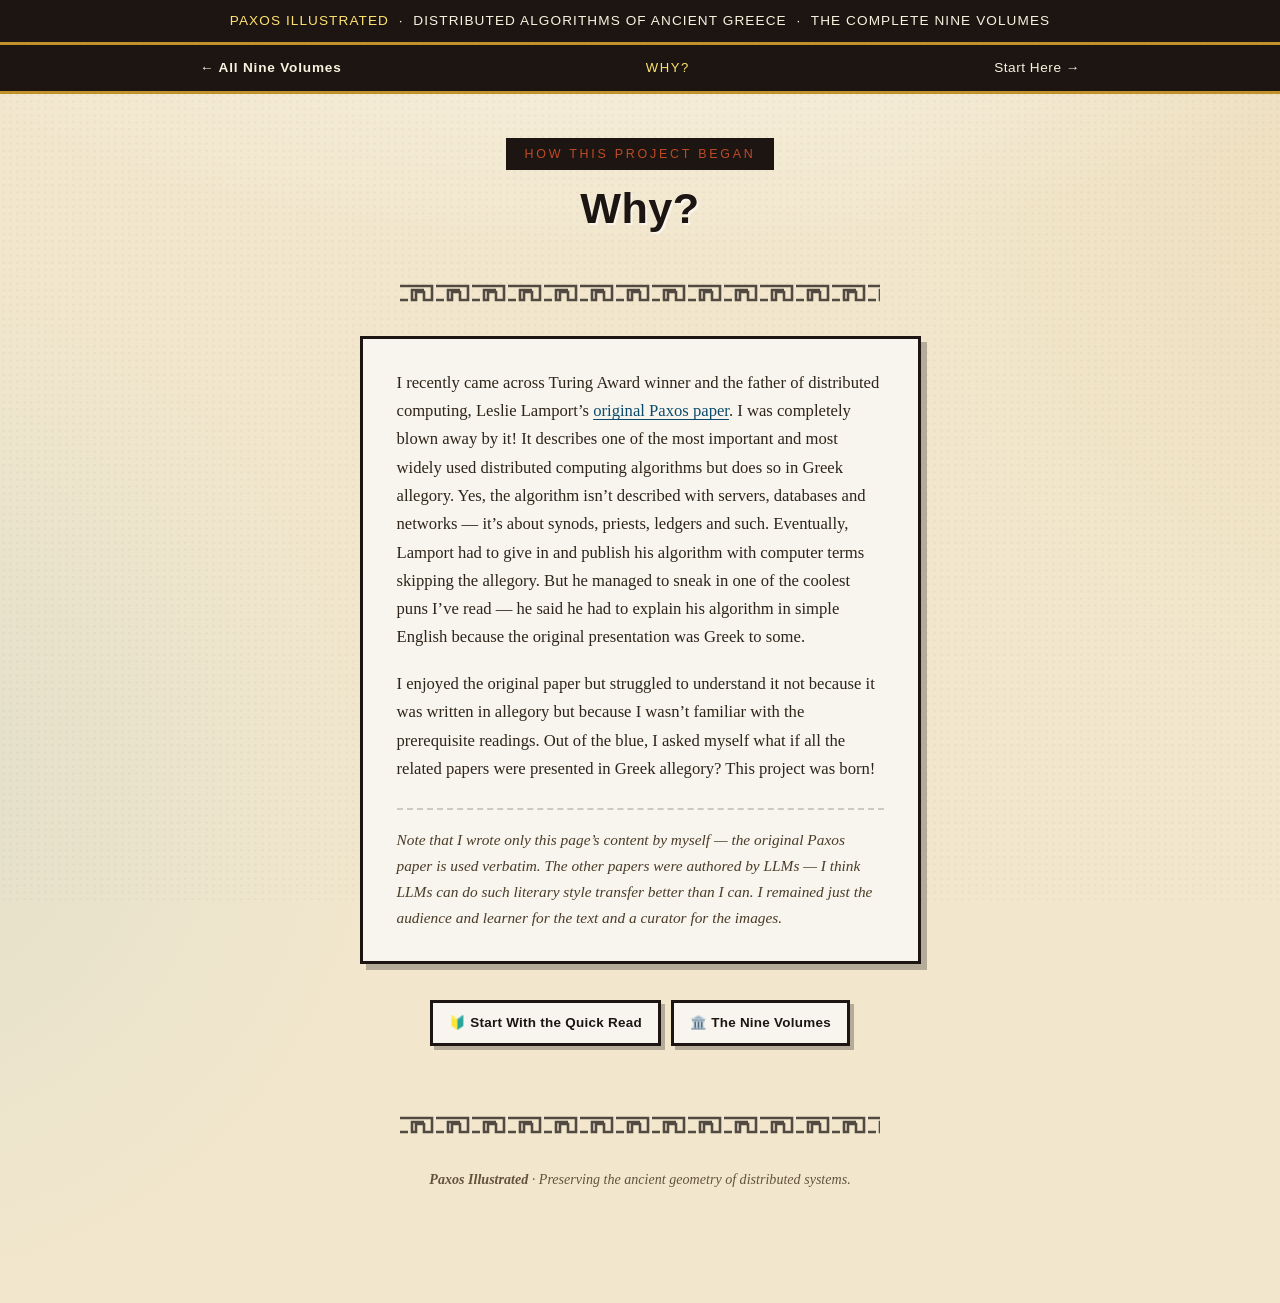
<file: why.html>
<!DOCTYPE html>
<html lang="en">
<head>
<meta charset="utf-8">
<meta name="viewport" content="width=device-width, initial-scale=1">
<title>Why? — Distributed Algorithms of Ancient Greece</title>
<link rel="stylesheet" href="assets/paxos-illustrated.css">
<style>
.page { position: relative; z-index: 1; max-width: 880px; margin: 0 auto; padding: 0 20px 100px; }

a { color: var(--aegean-d); text-decoration: underline; text-underline-offset: 3px; }

.series-nav-inner {
  max-width: 880px; margin: 0 auto; display: flex; justify-content: space-between;
  align-items: center; flex-wrap: wrap; gap: 10px;
}

.meander {
  height: 18px; margin: 34px auto; max-width: 480px; border: 0;
  background-image: url("data:image/svg+xml;utf8,<svg xmlns='http://www.w3.org/2000/svg' width='36' height='18' viewBox='0 0 36 18'><path d='M0 2h32v14h-8V8h-8v8h-4V6h12M0 16h8' fill='none' stroke='%231c1512' stroke-width='2.6'/></svg>");
  background-repeat: repeat-x; background-size: 36px 18px; opacity: .75;
}

header.hero { padding: 44px 0 6px; text-align: center; }

.kicker {
  font-family: Optima, 'Gill Sans', sans-serif; font-size: .78rem; letter-spacing: .22em;
  text-transform: uppercase; color: var(--terra); margin-bottom: 14px;
}

.hero h1 {
  font-family: Optima, 'Gill Sans', 'Trebuchet MS', sans-serif; font-weight: 700;
  letter-spacing: .01em; font-size: clamp(1.9rem, 5vw, 2.7rem); line-height: 1.15; margin: 0 0 10px;
  text-shadow: 2px 2px 0 rgba(255,255,255,.6);
}

.note {
  max-width: 66ch; margin: 10px auto 0; background: var(--marble);
  border: 3px solid var(--ink); box-shadow: 6px 6px 0 var(--shadow);
  padding: 30px 34px;
}

.note p { margin: 0 0 1.1em; font-size: 1.04rem; line-height: 1.7; color: #2e251a; }

.note p:last-child { margin-bottom: 0; }

.note .aside {
  margin-top: 1.6em; padding-top: 1.1em; border-top: 2px dashed rgba(28,21,18,.2);
  font-size: .96rem; font-style: italic; color: #4a3c28;
}

@media (max-width: 560px) {
  .note { padding: 22px 18px; }
}

.quick-nav { display: flex; flex-wrap: wrap; justify-content: center; gap: 10px; margin: 36px 0 6px; }

.quick-btn {
  display: inline-block; background: var(--marble); border: 3px solid var(--ink);
  padding: 9px 16px; font-family: Optima, 'Gill Sans', sans-serif; font-size: .84rem;
  font-weight: 600; letter-spacing: .02em; text-decoration: none; color: var(--ink);
  box-shadow: 4px 4px 0 var(--shadow); transition: transform .12s;
}

.quick-btn:hover { transform: translate(-1px,-1px); box-shadow: 5px 5px 0 var(--shadow); color: var(--terra); }

footer.colophon { margin: 70px auto 0; text-align: center; font-size: .88rem; color: #62533e; }
</style>
</head>
<body>
<div class="site-bar">
  <span>Paxos Illustrated</span> &nbsp;·&nbsp; Distributed Algorithms of Ancient Greece &nbsp;·&nbsp; The Complete Nine Volumes
</div>
<nav class="series-nav">
  <div class="series-nav-inner">
    <a href="index.html" class="nav-back">← All Nine Volumes</a>
    <span class="nav-current">Why?</span>
    <a href="quickread.html">Start Here →</a>
  </div>
</nav>

<div class="page">

  <header class="hero">
    <div class="kicker">How This Project Began</div>
    <h1>Why?</h1>
  </header>

  <hr class="meander">

  <article class="note">
    <p>I recently came across Turing Award winner and the father of distributed computing, Leslie Lamport’s
    <a href="volume-5.html">original Paxos paper</a>. I was completely blown away by it! It describes one of
    the most important and most widely used distributed computing algorithms but does so in Greek allegory.
    Yes, the algorithm isn’t described with servers, databases and networks — it’s about synods, priests,
    ledgers and such. Eventually, Lamport had to give in and publish his algorithm with computer terms
    skipping the allegory. But he managed to sneak in one of the coolest puns I’ve read — he said he had to
    explain his algorithm in simple English because the original presentation was Greek to some.</p>

    <p>I enjoyed the original paper but struggled to understand it not because it was written in allegory
    but because I wasn’t familiar with the prerequisite readings. Out of the blue, I asked myself what if all
    the related papers were presented in Greek allegory? This project was born!</p>

    <p class="aside">Note that I wrote only this page’s content by myself — the original Paxos paper is used
    verbatim. The other papers were authored by LLMs — I think LLMs can do such literary style transfer
    better than I can. I remained just the audience and learner for the text and a curator for the
    images.</p>
  </article>

  <nav class="quick-nav">
    <a href="quickread.html" class="quick-btn">🔰 Start With the Quick Read</a>
    <a href="index.html#volumes-grid" class="quick-btn">🏛️ The Nine Volumes</a>
  </nav>

  <footer class="colophon">
    <hr class="meander">
    <p><strong>Paxos Illustrated</strong> · Preserving the ancient geometry of distributed systems.</p>
  </footer>
</div>
</body>
</html>
</file>
<file: assets/paxos-illustrated.css>
/* ============ PAXOS ILLUSTRATED design system ============ */
:root{
  --ink:#1c1512;
  --paper:#f2e7cd;
  --paper-hi:#faf3e0;
  --paper-lo:#e6d5ae;
  --aegean:#136f9e;
  --aegean-d:#0b4a6b;
  --terra:#bf4a26;
  --olive:#66722c;
  --olive-d:#4c561e;
  --gold:#c1912b;
  --marble:#f8f5ee;
  --caption:#ffe36e;
  --blood:#8e2323;
  --shadow:rgba(28,21,18,.28);
}
*{box-sizing:border-box}
html{scroll-behavior:smooth}
body{
  margin:0;
  color:var(--ink);
  font-family:Georgia,'Iowan Old Style','Palatino Linotype',serif;
  font-size:17px; line-height:1.62;
  background:
    radial-gradient(1200px 500px at 50% -100px, rgba(255,255,255,.5), transparent 70%),
    radial-gradient(900px 900px at 110% 15%, rgba(193,145,43,.10), transparent 60%),
    radial-gradient(900px 900px at -10% 60%, rgba(19,111,158,.07), transparent 60%),
    var(--paper);
}
/* faint halftone wash over the whole book */
body::before{
  content:""; position:fixed; inset:0; pointer-events:none; z-index:0;
  background-image:radial-gradient(rgba(28,21,18,.05) 1px, transparent 1.6px);
  background-size:7px 7px; opacity:.5;
}
.page{position:relative; z-index:1; max-width:900px; margin:0 auto; padding:0 20px 90px}
.prose{max-width:72ch; margin-left:auto; margin-right:auto}
p{margin:.9em 0}
em{font-style:italic}
a{color:var(--aegean-d); text-underline-offset:3px}
a:hover{color:var(--terra)}
var, .m{font-family:Georgia,serif; font-style:italic}
sub,sup{font-size:.72em}
code{font-family:Menlo,Consolas,monospace; font-size:.85em; background:rgba(28,21,18,.07); padding:1px 4px; border-radius:3px}

/* ---------- top series bar (index/quickread) ---------- */
.site-bar{
  background:var(--ink); color:var(--paper-hi);
  padding:10px 20px; font-family:Optima,'Gill Sans',sans-serif;
  font-size:.85rem; letter-spacing:.08em; text-transform:uppercase;
  border-bottom:3px solid var(--gold); text-align:center;
}
.site-bar span{color:var(--caption)}

/* ---------- series top nav (volume pages) ---------- */
.series-nav{
  background:var(--ink); color:var(--paper-hi);
  padding:12px 20px; font-family:Optima,'Gill Sans',sans-serif;
  font-size:.85rem; letter-spacing:.04em;
  border-bottom:3px solid var(--gold);
}
.series-nav-inner{
  max-width:900px; margin:0 auto; display:flex; justify-content:space-between; align-items:center; flex-wrap:wrap; gap:10px;
}
.series-nav a{color:var(--paper-hi); text-decoration:none}
.series-nav a:hover{color:var(--caption)}
.series-nav .nav-back{font-weight:700; letter-spacing:.06em}
.series-nav .nav-current{color:var(--caption); font-size:.82rem; text-transform:uppercase; letter-spacing:.12em}
.series-nav .nav-arrows{display:flex; gap:14px}

/* ---------- display faces ---------- */
.display{font-family:Optima,'Gill Sans','Trebuchet MS',sans-serif; letter-spacing:.04em}
.comic{font-family:'Chalkboard SE',Chalkboard,'Comic Sans MS','Trebuchet MS',sans-serif}

/* ---------- meander (Greek key) divider ---------- */
.meander{height:18px; margin:34px auto; max-width:520px; border:0;
  background-image:url("data:image/svg+xml;utf8,<svg xmlns='http://www.w3.org/2000/svg' width='36' height='18' viewBox='0 0 36 18'><path d='M0 2h32v14h-8V8h-8v8h-4V6h12M0 16h8' fill='none' stroke='%231c1512' stroke-width='2.6'/></svg>");
  background-repeat:repeat-x; background-size:36px 18px; opacity:.75}

/* ---------- illustrated panels ---------- */
figure.panel{margin:34px auto; padding:0; max-width:840px; position:relative}
figure.panel .frame{
  border:4px solid var(--ink); background:#fff; overflow:hidden;
  box-shadow:8px 9px 0 var(--shadow);
}
figure.panel img{display:block; width:100%; height:auto}
figure.panel figcaption{
  display:inline-block; position:relative; margin:-16px 0 0 26px; max-width:82%;
  background:var(--caption); border:3px solid var(--ink); padding:7px 14px 6px;
  font-family:'Chalkboard SE',Chalkboard,'Comic Sans MS',sans-serif;
  font-size:.83rem; line-height:1.42; box-shadow:4px 4px 0 var(--shadow);
  transform:rotate(-.6deg);
}
.tilt-l .frame{transform:rotate(-.7deg)}
.tilt-r .frame{transform:rotate(.7deg)}
.panel.narrow{max-width:560px}
.panel.mid{max-width:700px}

/* ---------- illustration placeholders (see IMAGE_PROMPTS.md) ---------- */
.img-placeholder{
  aspect-ratio:16/9; display:flex; flex-direction:column; align-items:center; justify-content:center;
  gap:10px; padding:22px 28px; text-align:center;
  background:
    repeating-linear-gradient(135deg, rgba(28,21,18,.05) 0 12px, transparent 12px 24px),
    linear-gradient(180deg,#f7efd9,#eadbb4);
  outline:3px dashed rgba(28,21,18,.35); outline-offset:-14px;
}
.panel.mid .img-placeholder, .panel.narrow .img-placeholder{aspect-ratio:4/3}
.img-placeholder .ph-label{
  font-family:Optima,'Gill Sans',sans-serif; font-size:.72rem; letter-spacing:.22em;
  text-transform:uppercase; color:var(--terra); background:var(--marble);
  border:2px solid var(--ink); padding:2px 10px;
}
.img-placeholder .ph-desc{
  font-style:italic; font-size:.86rem; line-height:1.45; color:#5a4a33; max-width:46ch;
}

/* ---------- cover ---------- */
header.cover{padding:44px 0 8px; text-align:center}
.cover .frame-cover{
  display:block; margin:0 auto; max-width:520px; width:90%;
  border:5px solid var(--ink); box-shadow:12px 13px 0 var(--shadow); background:#fff;
  transform:rotate(-.4deg);
}
.cover img{display:block; width:100%; height:auto}
.kicker{
  display:inline-block; margin:0 auto 18px; padding:6px 18px;
  background:var(--ink); color:var(--paper-hi);
  font-family:Optima,'Gill Sans',sans-serif; letter-spacing:.34em; font-size:.78rem;
  text-transform:uppercase;
}
.vol-badge{
  display:inline-block; background:var(--terra); color:#fff; border:3px solid var(--ink);
  font-family:'Chalkboard SE',Chalkboard,'Comic Sans MS',sans-serif; font-size:.82rem;
  padding:4px 16px; letter-spacing:.14em; text-transform:uppercase;
  box-shadow:4px 4px 0 var(--shadow); transform:rotate(-1.4deg); margin-top:20px;
}
.cover .vol-title{
  margin:18px auto 6px; font-family:Optima,'Gill Sans',sans-serif; font-weight:700;
  font-size:clamp(1.7rem,4.4vw,2.4rem); letter-spacing:.05em; text-transform:uppercase;
  color:var(--ink); text-shadow:2px 2px 0 rgba(193,145,43,.35);
}
.cover .sub{
  margin:10px auto 4px; max-width:620px; font-family:Optima,'Gill Sans',sans-serif;
  font-size:1.02rem; color:#4a3d2c; letter-spacing:.02em;
}
.cover .pub{margin:10px auto 0; max-width:560px; font-size:.8rem; color:#6d5c42; font-style:italic}

/* ---------- status notice banner ---------- */
.status-banner{
  margin:34px auto; max-width:720px;
  background:linear-gradient(180deg, var(--caption), #f7d653);
  border:3px solid var(--ink); border-radius:4px;
  padding:14px 24px; box-shadow:6px 6px 0 var(--shadow);
  font-family:'Chalkboard SE',Chalkboard,'Comic Sans MS',sans-serif;
  font-size:.9rem; line-height:1.5; text-align:center;
}
.status-banner b{font-family:Optima,'Gill Sans',sans-serif; font-size:1.02rem; letter-spacing:.04em}

/* ---------- section (issue) headers ---------- */
.issue{margin:74px auto 30px; text-align:center; position:relative}
.issue .no{
  display:inline-block; background:var(--terra); color:#fff; border:3px solid var(--ink);
  font-family:'Chalkboard SE',Chalkboard,'Comic Sans MS',sans-serif; font-size:.82rem;
  padding:4px 16px; letter-spacing:.14em; text-transform:uppercase;
  box-shadow:4px 4px 0 var(--shadow); transform:rotate(-1.4deg);
}
.issue h2{
  margin:14px 0 0; font-family:Optima,'Gill Sans',sans-serif; font-weight:700;
  font-size:clamp(1.6rem,4.6vw,2.4rem); letter-spacing:.06em; text-transform:uppercase;
  color:var(--ink); text-shadow:2px 2px 0 rgba(193,145,43,.35);
}
h3.sect{
  margin:52px 0 12px; font-family:Optima,'Gill Sans',sans-serif; font-size:1.32rem;
  letter-spacing:.05em; color:var(--aegean-d);
  border-bottom:3px double rgba(28,21,18,.5); padding-bottom:6px;
}
h4.subsect{
  margin:40px 0 8px; font-family:Optima,'Gill Sans',sans-serif; font-size:1.06rem;
  letter-spacing:.05em; color:var(--olive-d); text-transform:uppercase;
}
.hlink{color:inherit; text-decoration:none}
.hlink:hover{text-decoration:underline}

/* ---------- decree plaques ---------- */
.decree{
  margin:22px auto; max-width:560px; text-align:center; position:relative;
  background:linear-gradient(180deg,var(--marble),#eae4d4);
  border:3px solid var(--ink); border-radius:4px;
  padding:13px 26px 12px; font-style:italic; font-size:1.02rem;
  box-shadow:5px 5px 0 var(--shadow), inset 0 0 0 4px rgba(193,145,43,.28);
}
.decree b{font-style:normal; font-family:Optima,'Gill Sans',sans-serif; margin-right:.5em}
.decree.bad{background:linear-gradient(180deg,#f6e3dd,#ecd2c8); border-color:var(--blood)}
.decree.rules{text-align:left; font-style:normal; max-width:640px}
.decree.rules ol, .decree.rules ul{margin:.3em 0; padding-left:1.4em}
.decree.rules li{margin:.35em 0}
.decree.rules .rhead{
  display:block; text-align:center; font-family:Optima,'Gill Sans',sans-serif; letter-spacing:.2em;
  text-transform:uppercase; font-size:.78rem; color:var(--terra); margin-bottom:4px;
}

/* ---------- narration ---------- */
.narr{
  margin:26px auto; max-width:640px; background:var(--caption); border:3px solid var(--ink);
  padding:10px 18px; font-family:'Chalkboard SE',Chalkboard,'Comic Sans MS',sans-serif;
  font-size:.9rem; box-shadow:5px 5px 0 var(--shadow); transform:rotate(-.35deg);
}
.editor-note{
  margin:30px auto; max-width:660px; background:#e7e2d6; border:3px solid var(--ink);
  padding:18px 24px; font-size:.93rem; box-shadow:6px 6px 0 var(--shadow); position:relative;
}
.editor-note .tag{
  position:absolute; top:-15px; left:18px; background:var(--aegean); color:#fff;
  border:3px solid var(--ink); padding:2px 12px; font-family:Optima,sans-serif;
  font-size:.72rem; letter-spacing:.18em; text-transform:uppercase;
}
.editor-note .sig{text-align:right; font-style:italic; margin-bottom:0}

/* ---------- footnote scrolls ---------- */
.fn{
  margin:18px auto; max-width:620px; font-size:.82rem; line-height:1.5; color:#4d4030;
  background:linear-gradient(180deg,#efe4c6,#e7d8b1);
  border:2px dashed rgba(28,21,18,.55); border-radius:2px; padding:8px 14px 8px 40px;
  position:relative;
}
.fn::before{content:"📜"; position:absolute; left:10px; top:7px; font-size:1rem}
.fn b{color:var(--ink)}

/* ---------- theorems / marble slabs ---------- */
.slab{
  margin:28px auto; max-width:680px; background:linear-gradient(180deg,#fbf9f4,#ece7da);
  border:3px solid var(--ink); box-shadow:6px 6px 0 var(--shadow); padding:4px 24px 10px;
}
.slab .slab-head{
  font-family:Optima,'Gill Sans',sans-serif; letter-spacing:.22em; text-transform:uppercase;
  font-size:.8rem; color:var(--terra); margin:12px 0 4px;
}
.slab .stmt{font-style:italic}
.mathblock{
  margin:14px auto; padding:10px 16px; overflow-x:auto; text-align:center;
  font-family:Georgia,serif; font-style:italic; font-size:1.0rem;
  background:rgba(255,255,255,.55); border:1px solid rgba(28,21,18,.25); border-radius:3px;
}
.mathblock .rm{font-style:normal}
details.proof{
  margin:14px auto 20px; max-width:680px; border:2px solid rgba(28,21,18,.5);
  background:rgba(255,255,255,.4); padding:0 18px;
}
details.proof>summary{
  cursor:pointer; padding:9px 2px; font-family:Optima,sans-serif; letter-spacing:.1em;
  text-transform:uppercase; font-size:.8rem; color:var(--aegean-d);
}
details.proof[open]{padding-bottom:10px}
ol.proofsteps{font-size:.92rem}
ol.proofsteps li{margin:.5em 0}
.qed{float:right; font-family:Optima,sans-serif; letter-spacing:.15em; color:var(--olive-d)}

/* ---------- ledgers & tables ---------- */
.table-wrap{overflow-x:auto; margin:22px auto; max-width:760px}
table.chron{
  border-collapse:collapse; width:100%; background:#f6eed6; font-size:.88rem;
  border:3px solid var(--ink); box-shadow:5px 5px 0 var(--shadow);
}
table.chron th{
  font-family:Optima,sans-serif; font-size:.72rem; letter-spacing:.12em; text-transform:uppercase;
  padding:7px 10px; border-bottom:3px solid var(--ink); color:#5a4a33; text-align:left; background:#ebdfbf;
}
table.chron td{padding:7px 10px; border-bottom:1px solid rgba(28,21,18,.22); vertical-align:top}
table.chron td.c, table.chron th.c{text-align:center}
table.chron caption{
  caption-side:bottom; padding:8px 4px 0; font-size:.8rem; font-style:italic; color:#5a4a33; text-align:left;
}
pre.scroll{
  margin:18px auto; max-width:680px; overflow-x:auto; background:#241c14; color:#efe2c2;
  padding:12px 16px; font-family:Menlo,Consolas,monospace; font-size:.76rem; line-height:1.65;
  border:3px solid var(--ink); box-shadow:5px 5px 0 var(--shadow);
}

/* ---------- Paxon name tooltips ---------- */
.paxon{border-bottom:2px dotted var(--terra); cursor:help; font-style:italic; white-space:nowrap}
#tip{
  position:absolute; z-index:50; max-width:290px; display:none;
  background:var(--ink); color:var(--paper-hi); padding:10px 14px; font-size:.82rem;
  line-height:1.45; border:2px solid var(--gold); box-shadow:5px 5px 0 var(--shadow);
  border-radius:4px; font-family:Optima,'Gill Sans',sans-serif; letter-spacing:.02em;
}
#tip .who{color:var(--caption); font-weight:700; display:block; margin-bottom:2px}

/* ---------- toc ---------- */
nav.toc{
  margin:36px auto; max-width:640px; border:3px solid var(--ink); background:#efe6cf;
  box-shadow:6px 6px 0 var(--shadow); padding:16px 26px 18px;
}
nav.toc h6{margin:0 0 8px; font-family:Optima,sans-serif; letter-spacing:.24em; text-transform:uppercase; font-size:.78rem; color:var(--terra)}
nav.toc ol{margin:0; padding-left:20px; font-size:.92rem; columns:2; column-gap:34px}
nav.toc li{margin:3px 0; break-inside:avoid}
nav.toc a{text-decoration:none; border-bottom:1px dotted var(--aegean-d)}
@media (max-width:640px){ nav.toc ol{columns:1} }

/* ---------- references ---------- */
.refs{font-size:.82rem; line-height:1.55}
.refs li{margin:6px 0}

/* ---------- paper link card ---------- */
.paper-card{
  margin:38px auto; max-width:680px;
  background:var(--marble); border:3px solid var(--ink);
  box-shadow:6px 7px 0 var(--shadow); padding:20px 26px;
}
.paper-card h4{
  margin:0 0 10px; font-family:Optima,'Gill Sans',sans-serif;
  font-size:1.15rem; color:var(--aegean-d); letter-spacing:.04em;
}
.paper-item{margin:12px 0; padding-bottom:12px; border-bottom:1px dashed rgba(28,21,18,.2)}
.paper-item:last-child{border-bottom:0; margin-bottom:0; padding-bottom:0}
.paper-btn{
  display:inline-block; margin-top:6px; background:var(--aegean); color:#fff;
  border:2px solid var(--ink); padding:4px 12px; font-size:.82rem;
  font-family:Optima,'Gill Sans',sans-serif; letter-spacing:.06em; text-decoration:none;
  box-shadow:3px 3px 0 var(--shadow); text-transform:uppercase; font-weight:700;
}
.paper-btn:hover{background:var(--aegean-d); color:#fff; transform:translateY(-1px)}

footer.colophon{margin-top:70px; text-align:center; font-size:.8rem; color:#6d5c42; font-style:italic}

/* ---------- bottom nav ---------- */
.bottom-nav{
  margin:40px auto 20px; max-width:680px;
  display:flex; justify-content:space-between; align-items:center; flex-wrap:wrap; gap:14px;
}
.bottom-btn{
  background:var(--ink); color:var(--paper-hi); border:2px solid var(--ink);
  padding:8px 18px; font-family:Optima,'Gill Sans',sans-serif;
  font-size:.9rem; text-decoration:none; box-shadow:4px 4px 0 var(--shadow);
}
.bottom-btn:hover{background:var(--gold); color:var(--ink)}
.bottom-btn.all{background:var(--terra); color:#fff}
.bottom-btn.all:hover{background:var(--ink); color:#fff}
</file>
